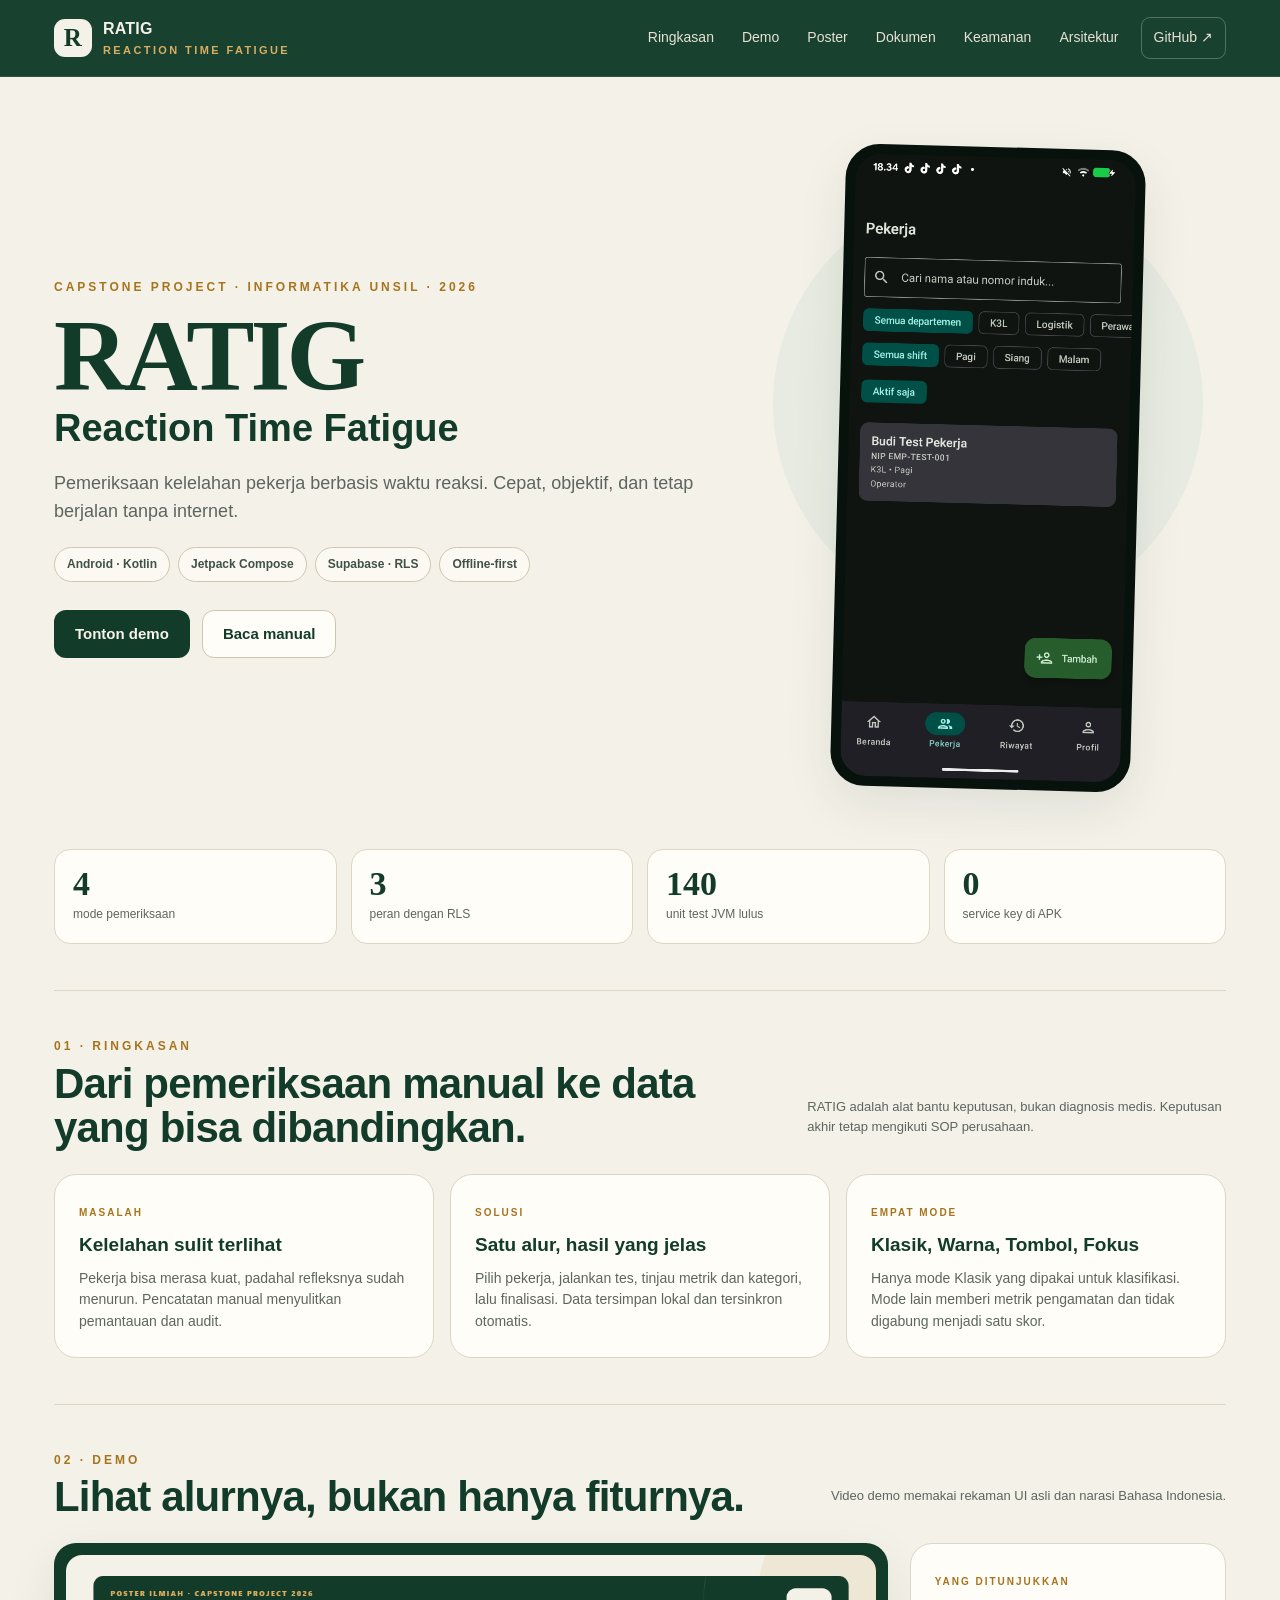
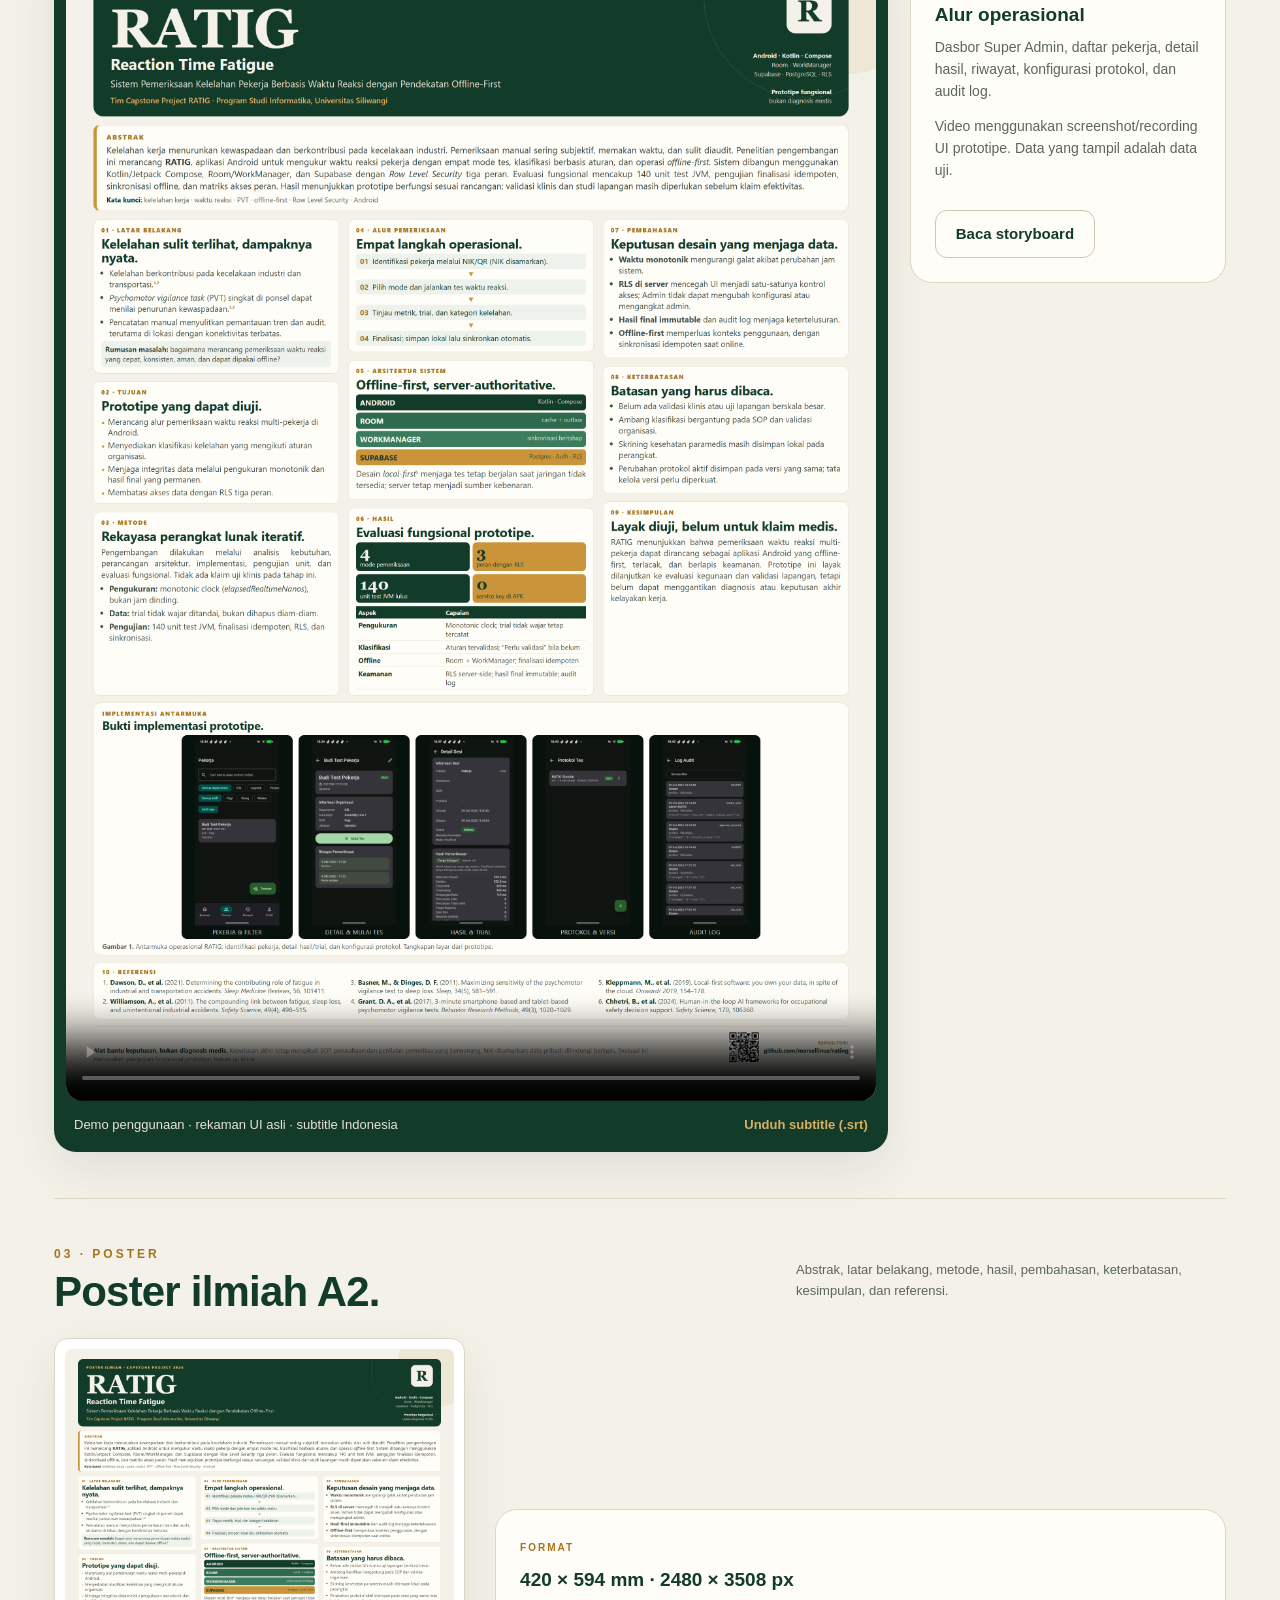
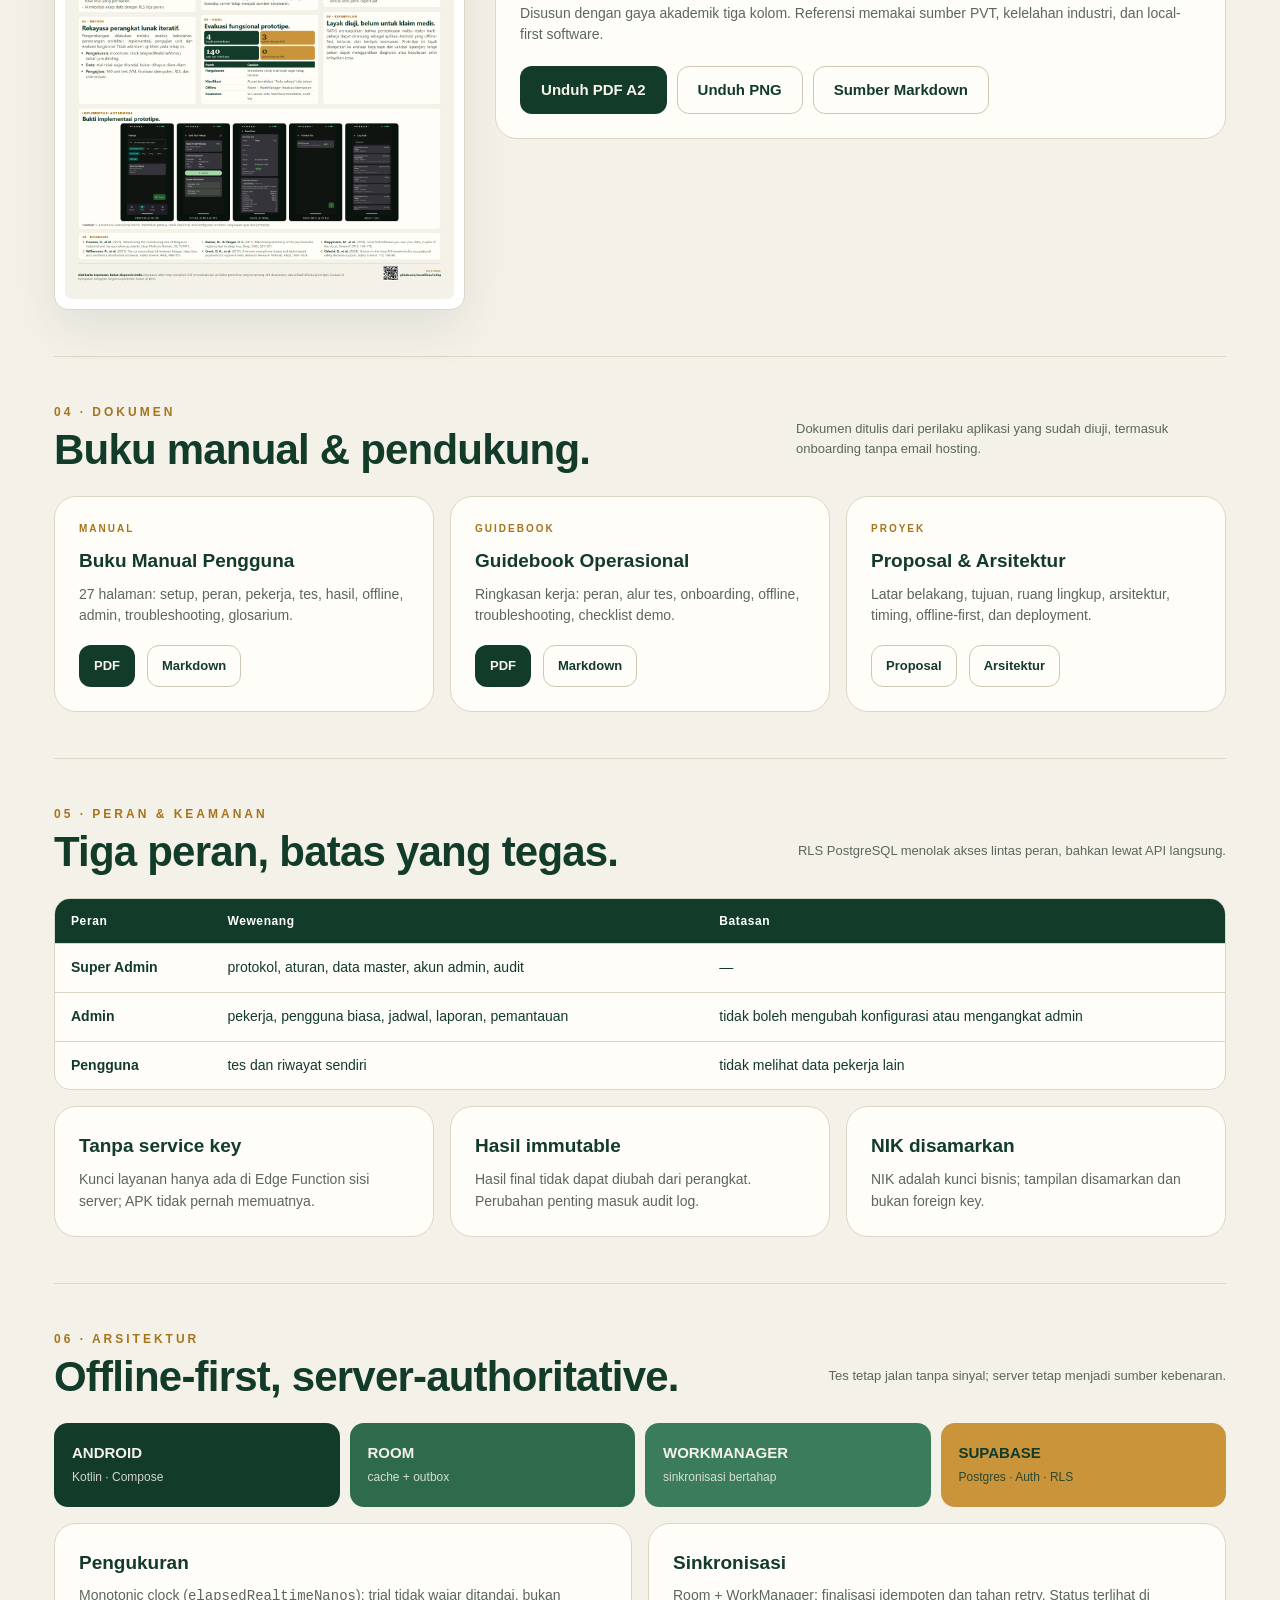
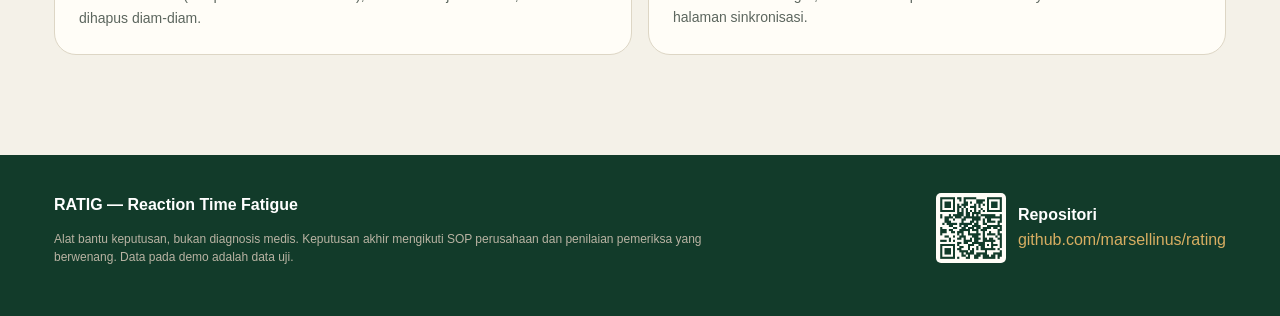
<file: docs/index.html>
<!doctype html>
<html lang="id">
<head>
<meta charset="utf-8">
<meta name="viewport" content="width=device-width, initial-scale=1">
<meta name="description" content="RATIG — aplikasi Android pemeriksaan kelelahan berbasis waktu reaksi. Dokumentasi, poster, manual, dan demo.">
<meta name="theme-color" content="#123b2a">
<title>RATIG — Dokumentasi & Demo</title>
<link rel="stylesheet" href="assets/site.css">
</head>
<body>
<a class="skip-link" href="#main">Lewati ke konten</a>

<header class="topbar">
  <div class="topbar-inner">
    <a class="brand" href="#top" aria-label="RATIG beranda">
      <span class="brand-mark">R</span>
      <span>RATIG<small>REACTION TIME FATIGUE</small></span>
    </a>

    <button class="menu-toggle" type="button" aria-label="Buka menu" aria-controls="primary-nav" aria-expanded="false">
      <span></span><span></span><span></span>
    </button>

    <nav class="nav" id="primary-nav" aria-label="Navigasi utama">
      <a href="#ringkasan">Ringkasan</a>
      <a href="#demo">Demo</a>
      <a href="#poster">Poster</a>
      <a href="#dokumen">Dokumen</a>
      <a href="#keamanan">Keamanan</a>
      <a href="#arsitektur">Arsitektur</a>
      <a class="repo-link" href="https://github.com/marsellinus/rating" target="_blank" rel="noreferrer">GitHub ↗</a>
    </nav>
  </div>
</header>

<main id="main">
  <div class="wrap" id="top">
    <section class="hero">
      <div>
        <div class="kicker">Capstone Project · Informatika UNSIL · 2026</div>
        <h1>RATIG</h1>
        <div class="subtitle">Reaction Time Fatigue</div>
        <p class="lede">Pemeriksaan kelelahan pekerja berbasis waktu reaksi. Cepat, objektif, dan tetap berjalan tanpa internet.</p>
        <div class="chips">
          <span class="chip">Android · Kotlin</span>
          <span class="chip">Jetpack Compose</span>
          <span class="chip">Supabase · RLS</span>
          <span class="chip">Offline-first</span>
        </div>
        <div class="actions">
          <a class="btn btn-primary" href="#demo">Tonton demo</a>
          <a class="btn btn-secondary" href="manual/RATIG-Manual.pdf" target="_blank" rel="noreferrer">Baca manual</a>
        </div>
      </div>
      <div class="hero-visual">
        <div class="phone"><img src="proposal/ui/08_daftar_pekerja.png" alt="Daftar pekerja RATIG"></div>
      </div>
    </section>

    <div class="stats" aria-label="Angka kunci">
      <div class="stat"><b>4</b><span>mode pemeriksaan</span></div>
      <div class="stat"><b>3</b><span>peran dengan RLS</span></div>
      <div class="stat"><b>140</b><span>unit test JVM lulus</span></div>
      <div class="stat"><b>0</b><span>service key di APK</span></div>
    </div>

    <section class="section" id="ringkasan">
      <div class="section-head">
        <div>
          <div class="kicker">01 · Ringkasan</div>
          <h2>Dari pemeriksaan manual ke data yang bisa dibandingkan.</h2>
        </div>
        <p class="note">RATIG adalah alat bantu keputusan, bukan diagnosis medis. Keputusan akhir tetap mengikuti SOP perusahaan.</p>
      </div>
      <div class="grid grid-3">
        <article class="card">
          <span class="tag">Masalah</span>
          <h3>Kelelahan sulit terlihat</h3>
          <p>Pekerja bisa merasa kuat, padahal refleksnya sudah menurun. Pencatatan manual menyulitkan pemantauan dan audit.</p>
        </article>
        <article class="card">
          <span class="tag">Solusi</span>
          <h3>Satu alur, hasil yang jelas</h3>
          <p>Pilih pekerja, jalankan tes, tinjau metrik dan kategori, lalu finalisasi. Data tersimpan lokal dan tersinkron otomatis.</p>
        </article>
        <article class="card">
          <span class="tag">Empat mode</span>
          <h3>Klasik, Warna, Tombol, Fokus</h3>
          <p>Hanya mode Klasik yang dipakai untuk klasifikasi. Mode lain memberi metrik pengamatan dan tidak digabung menjadi satu skor.</p>
        </article>
      </div>
    </section>

    <section class="section" id="demo">
      <div class="section-head">
        <div>
          <div class="kicker">02 · Demo</div>
          <h2>Lihat alurnya, bukan hanya fiturnya.</h2>
        </div>
        <p class="note">Video demo memakai rekaman UI asli dan narasi Bahasa Indonesia.</p>
      </div>
      <div class="demo-grid">
        <div class="video-card">
          <video controls playsinline preload="metadata" poster="poster/RATIG-Poster.png">
            <source src="demo/RATIG-Demo-Presentasi.mp4" type="video/mp4">
            <source src="demo/RATIG-Demo-Penggunaan.mp4" type="video/mp4">
            <source src="demo/RATIG-Demo.mp4" type="video/mp4">
            Browser Anda tidak mendukung pemutar video.
          </video>
          <div class="video-meta">
            <span>Demo penggunaan · rekaman UI asli · subtitle Indonesia</span>
            <a href="demo/RATIG-Demo-Penggunaan.srt" download>Unduh subtitle (.srt)</a>
          </div>
        </div>
        <div class="card">
          <span class="tag">Yang ditunjukkan</span>
          <h3>Alur operasional</h3>
          <p>Dasbor Super Admin, daftar pekerja, detail hasil, riwayat, konfigurasi protokol, dan audit log.</p>
          <p class="small" style="margin-top:14px">Video menggunakan screenshot/recording UI prototipe. Data yang tampil adalah data uji.</p>
          <div class="actions">
            <a class="btn btn-secondary" href="demo/storyboard.md">Baca storyboard</a>
          </div>
        </div>
      </div>
    </section>

    <section class="section" id="poster">
      <div class="section-head">
        <div>
          <div class="kicker">03 · Poster</div>
          <h2>Poster ilmiah A2.</h2>
        </div>
        <p class="note">Abstrak, latar belakang, metode, hasil, pembahasan, keterbatasan, kesimpulan, dan referensi.</p>
      </div>
      <div class="poster-grid">
        <div class="poster-frame">
          <img src="poster/RATIG-Poster.png" alt="Poster ilmiah RATIG A2">
        </div>
        <div>
          <div class="card">
            <span class="tag">Format</span>
            <h3>420 × 594 mm · 2480 × 3508 px</h3>
            <p>Disusun dengan gaya akademik tiga kolom. Referensi memakai sumber PVT, kelelahan industri, dan local-first software.</p>
            <div class="btn-row">
              <a class="btn btn-primary" href="poster/RATIG-Poster.pdf" target="_blank" rel="noreferrer">Unduh PDF A2</a>
              <a class="btn btn-secondary" href="poster/RATIG-Poster.png" download>Unduh PNG</a>
              <a class="btn btn-secondary" href="poster/RATIG-Poster.md">Sumber Markdown</a>
            </div>
          </div>
        </div>
      </div>
    </section>

    <section class="section" id="dokumen">
      <div class="section-head">
        <div>
          <div class="kicker">04 · Dokumen</div>
          <h2>Buku manual & pendukung.</h2>
        </div>
        <p class="note">Dokumen ditulis dari perilaku aplikasi yang sudah diuji, termasuk onboarding tanpa email hosting.</p>
      </div>
      <div class="grid grid-3">
        <article class="card doc-card">
          <span class="tag">Manual</span>
          <h3>Buku Manual Pengguna</h3>
          <p>27 halaman: setup, peran, pekerja, tes, hasil, offline, admin, troubleshooting, glosarium.</p>
          <div class="actions">
            <a class="btn btn-primary" href="manual/RATIG-Manual.pdf" target="_blank" rel="noreferrer">PDF</a>
            <a class="btn btn-secondary" href="manual/RATIG-Manual.md">Markdown</a>
          </div>
        </article>
        <article class="card doc-card">
          <span class="tag">Guidebook</span>
          <h3>Guidebook Operasional</h3>
          <p>Ringkasan kerja: peran, alur tes, onboarding, offline, troubleshooting, checklist demo.</p>
          <div class="actions">
            <a class="btn btn-primary" href="guidebook/RATIG-Guidebook.pdf" target="_blank" rel="noreferrer">PDF</a>
            <a class="btn btn-secondary" href="guidebook/RATIG-Guidebook.md">Markdown</a>
          </div>
        </article>
        <article class="card doc-card">
          <span class="tag">Proyek</span>
          <h3>Proposal & Arsitektur</h3>
          <p>Latar belakang, tujuan, ruang lingkup, arsitektur, timing, offline-first, dan deployment.</p>
          <div class="actions">
            <a class="btn btn-secondary" href="https://github.com/marsellinus/rating/blob/main/PROPOSAL.md" target="_blank" rel="noreferrer">Proposal</a>
            <a class="btn btn-secondary" href="architecture.md">Arsitektur</a>
          </div>
        </article>
      </div>
    </section>

    <section class="section" id="keamanan">
      <div class="section-head">
        <div>
          <div class="kicker">05 · Peran & keamanan</div>
          <h2>Tiga peran, batas yang tegas.</h2>
        </div>
        <p class="note">RLS PostgreSQL menolak akses lintas peran, bahkan lewat API langsung.</p>
      </div>
      <div class="table-wrap">
        <table>
          <thead><tr><th>Peran</th><th>Wewenang</th><th>Batasan</th></tr></thead>
          <tbody>
            <tr><td><strong>Super Admin</strong></td><td>protokol, aturan, data master, akun admin, audit</td><td>—</td></tr>
            <tr><td><strong>Admin</strong></td><td>pekerja, pengguna biasa, jadwal, laporan, pemantauan</td><td>tidak boleh mengubah konfigurasi atau mengangkat admin</td></tr>
            <tr><td><strong>Pengguna</strong></td><td>tes dan riwayat sendiri</td><td>tidak melihat data pekerja lain</td></tr>
          </tbody>
        </table>
      </div>
      <div class="grid grid-3" style="margin-top:16px">
        <div class="card"><h3>Tanpa service key</h3><p>Kunci layanan hanya ada di Edge Function sisi server; APK tidak pernah memuatnya.</p></div>
        <div class="card"><h3>Hasil immutable</h3><p>Hasil final tidak dapat diubah dari perangkat. Perubahan penting masuk audit log.</p></div>
        <div class="card"><h3>NIK disamarkan</h3><p>NIK adalah kunci bisnis; tampilan disamarkan dan bukan foreign key.</p></div>
      </div>
    </section>

    <section class="section" id="arsitektur">
      <div class="section-head">
        <div>
          <div class="kicker">06 · Arsitektur</div>
          <h2>Offline-first, server-authoritative.</h2>
        </div>
        <p class="note">Tes tetap jalan tanpa sinyal; server tetap menjadi sumber kebenaran.</p>
      </div>
      <div class="architecture">
        <div class="arch-box"><b>ANDROID</b><span>Kotlin · Compose</span></div>
        <div class="arch-box"><b>ROOM</b><span>cache + outbox</span></div>
        <div class="arch-box"><b>WORKMANAGER</b><span>sinkronisasi bertahap</span></div>
        <div class="arch-box"><b>SUPABASE</b><span>Postgres · Auth · RLS</span></div>
      </div>
      <div class="grid grid-2" style="margin-top:16px">
        <div class="card"><h3>Pengukuran</h3><p>Monotonic clock (<code>elapsedRealtimeNanos</code>); trial tidak wajar ditandai, bukan dihapus diam-diam.</p></div>
        <div class="card"><h3>Sinkronisasi</h3><p>Room + WorkManager; finalisasi idempoten dan tahan retry. Status terlihat di halaman sinkronisasi.</p></div>
      </div>
    </section>
  </div>
</main>

<footer class="footer">
  <div class="footer-inner">
    <div>
      <b>RATIG — Reaction Time Fatigue</b>
      <p class="small">Alat bantu keputusan, bukan diagnosis medis. Keputusan akhir mengikuti SOP perusahaan dan penilaian pemeriksa yang berwenang. Data pada demo adalah data uji.</p>
    </div>
    <div class="qr">
      <img src="poster/repo-qr.png" alt="QR repositori GitHub RATIG">
      <div><b>Repositori</b><br><a href="https://github.com/marsellinus/rating" target="_blank" rel="noreferrer">github.com/marsellinus/rating</a></div>
    </div>
  </div>
</footer>

<script src="assets/site.js"></script>
</body>
</html>
</file>
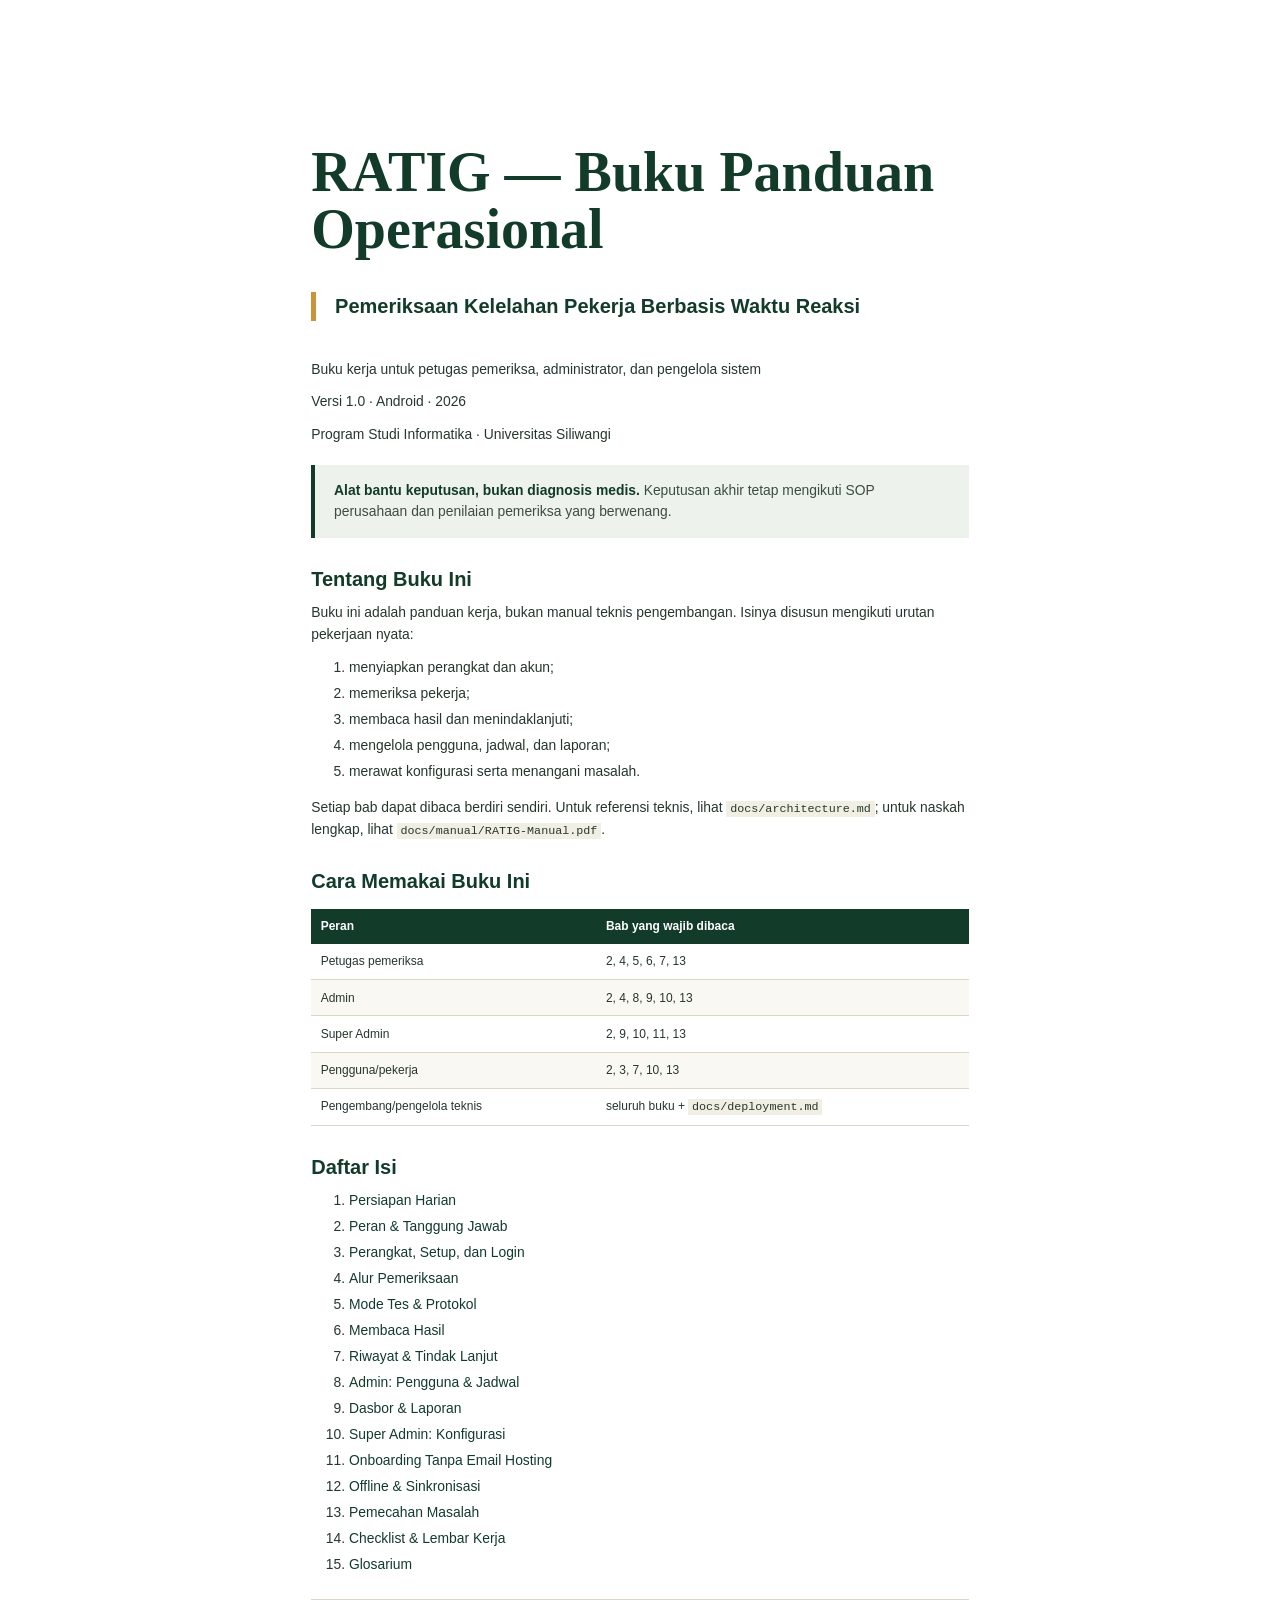
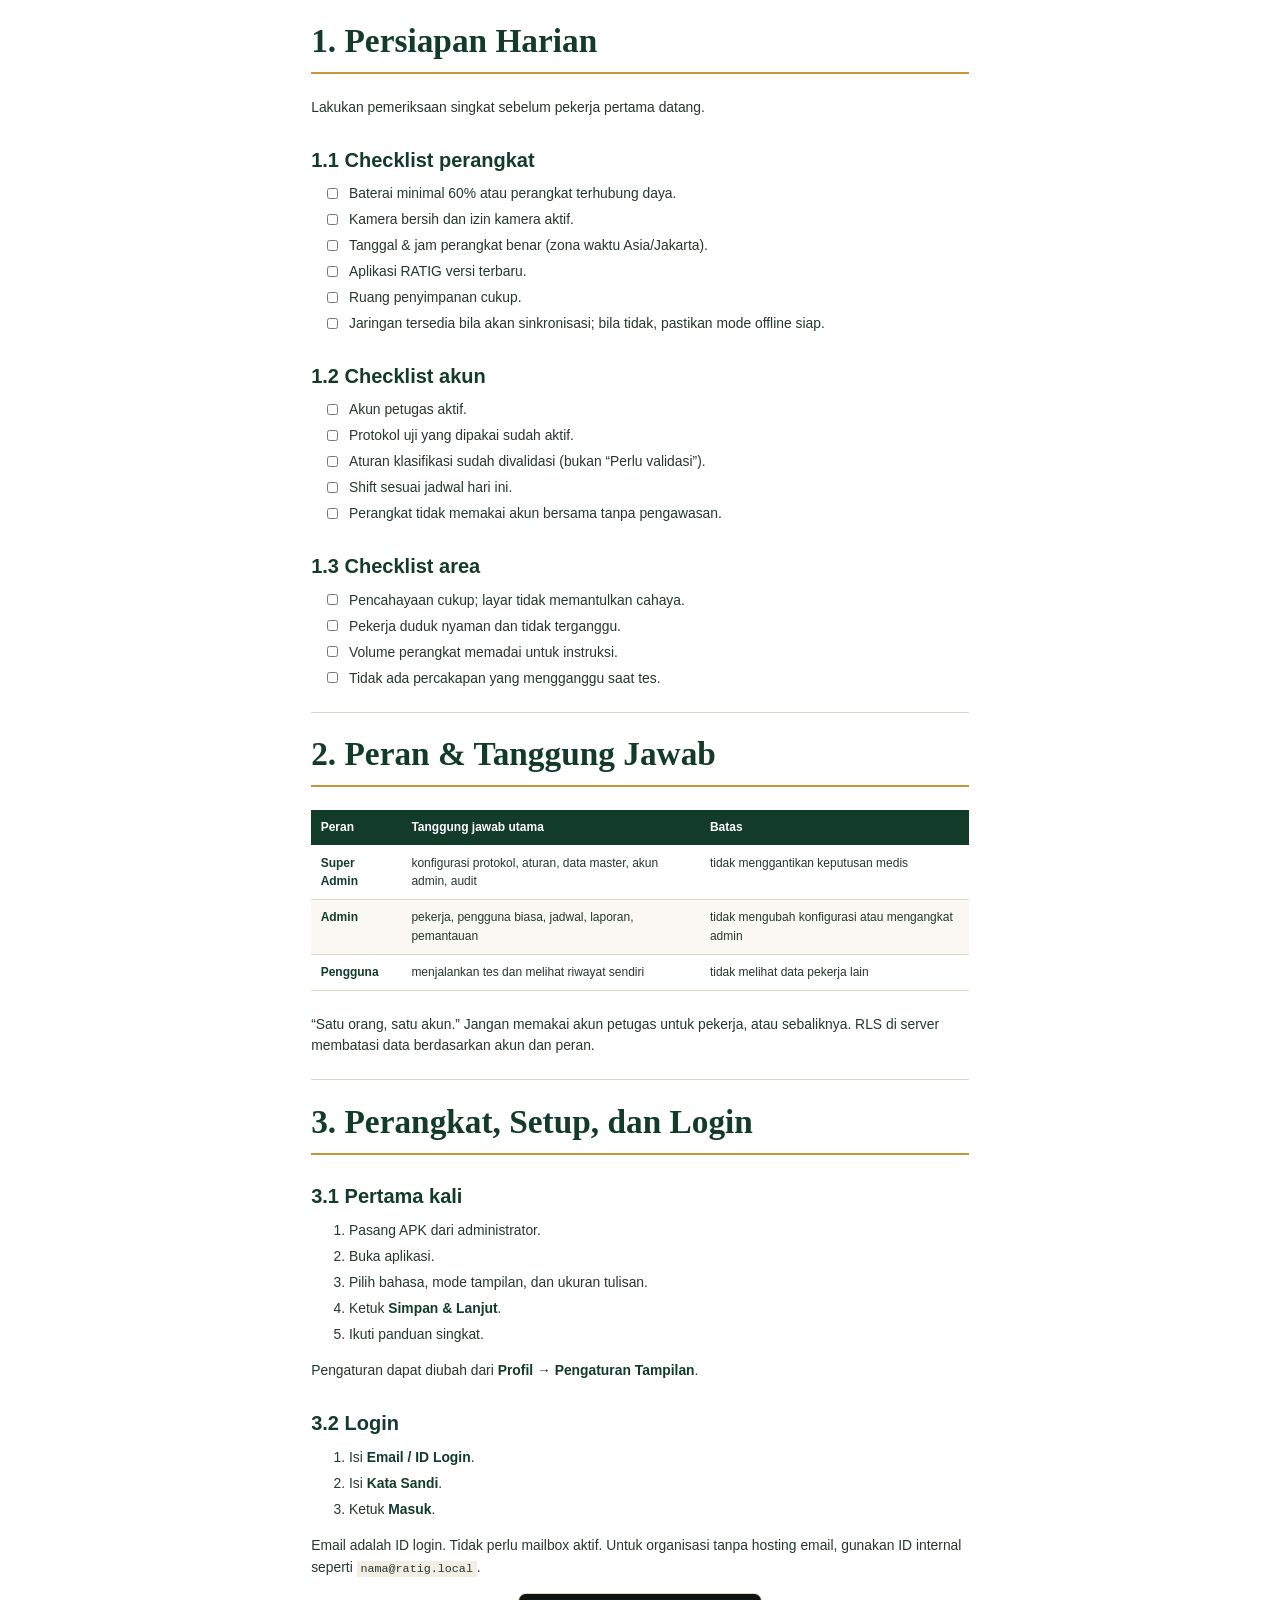
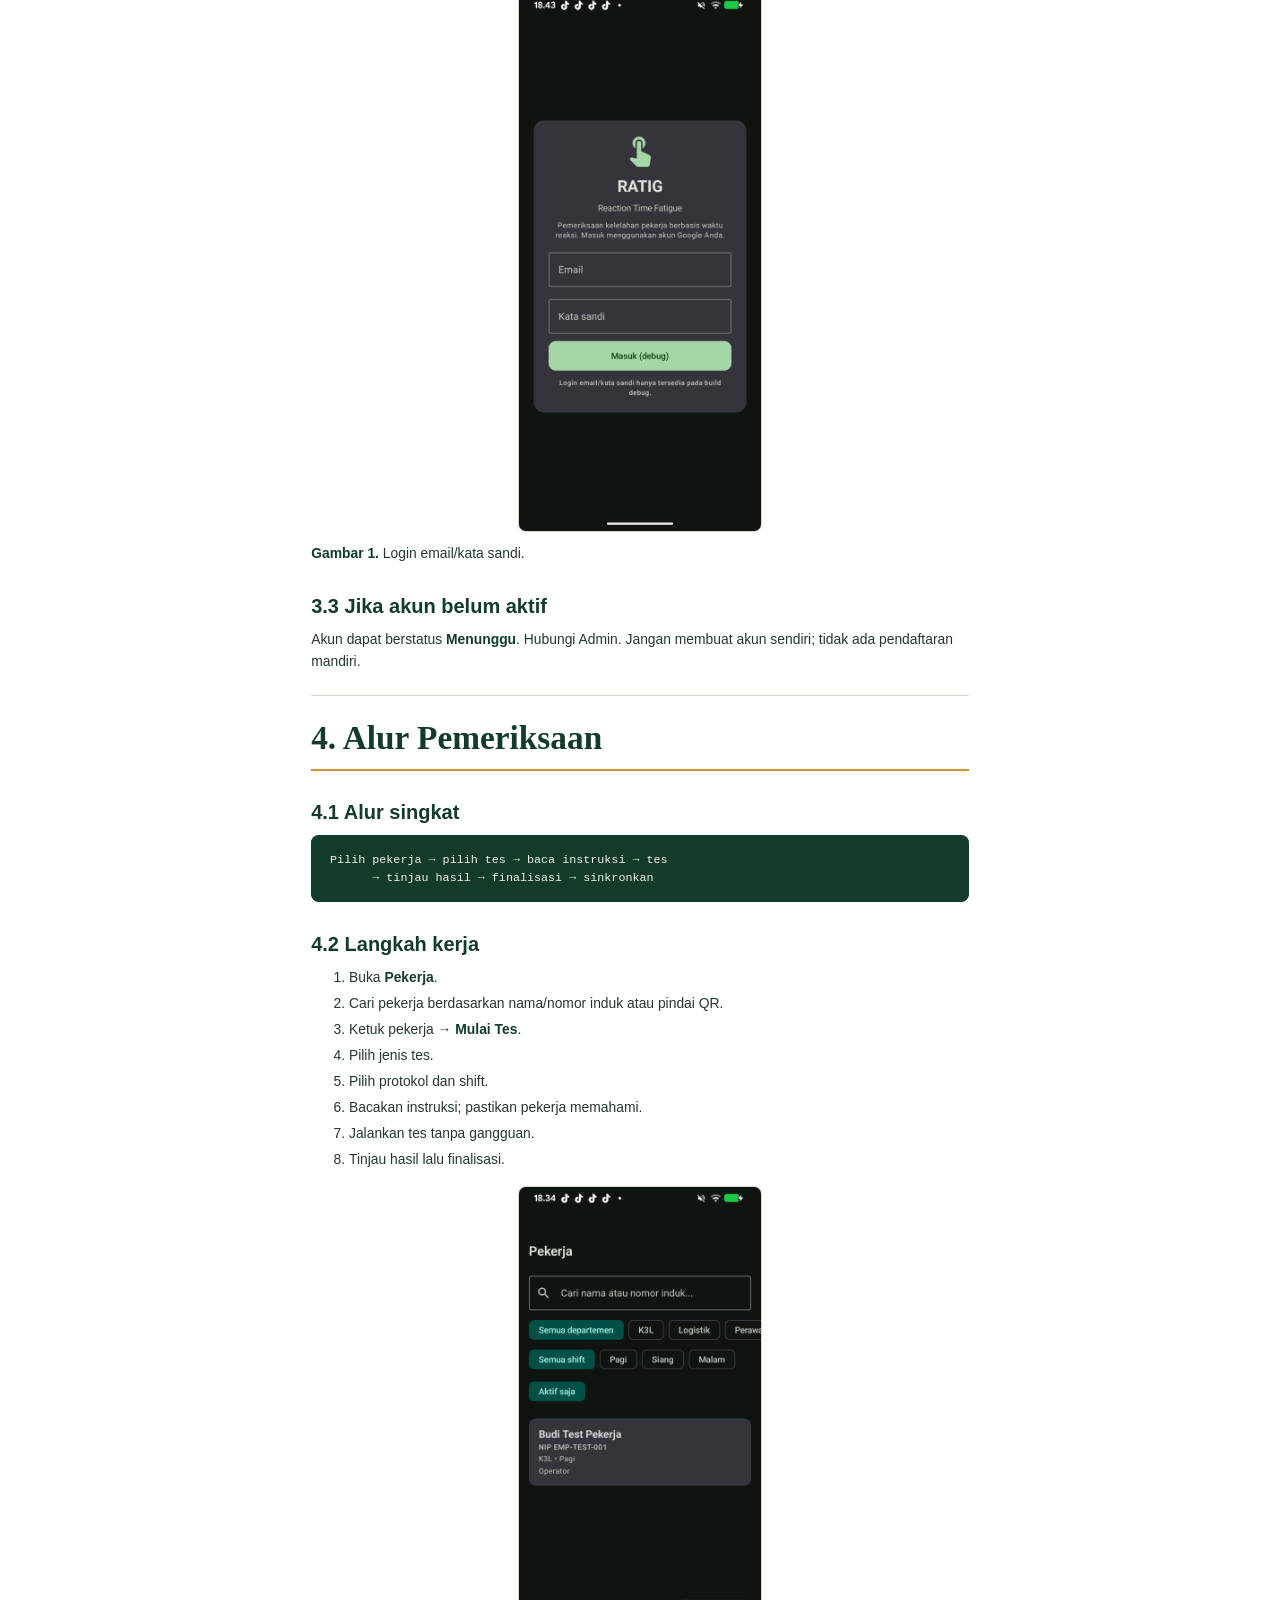
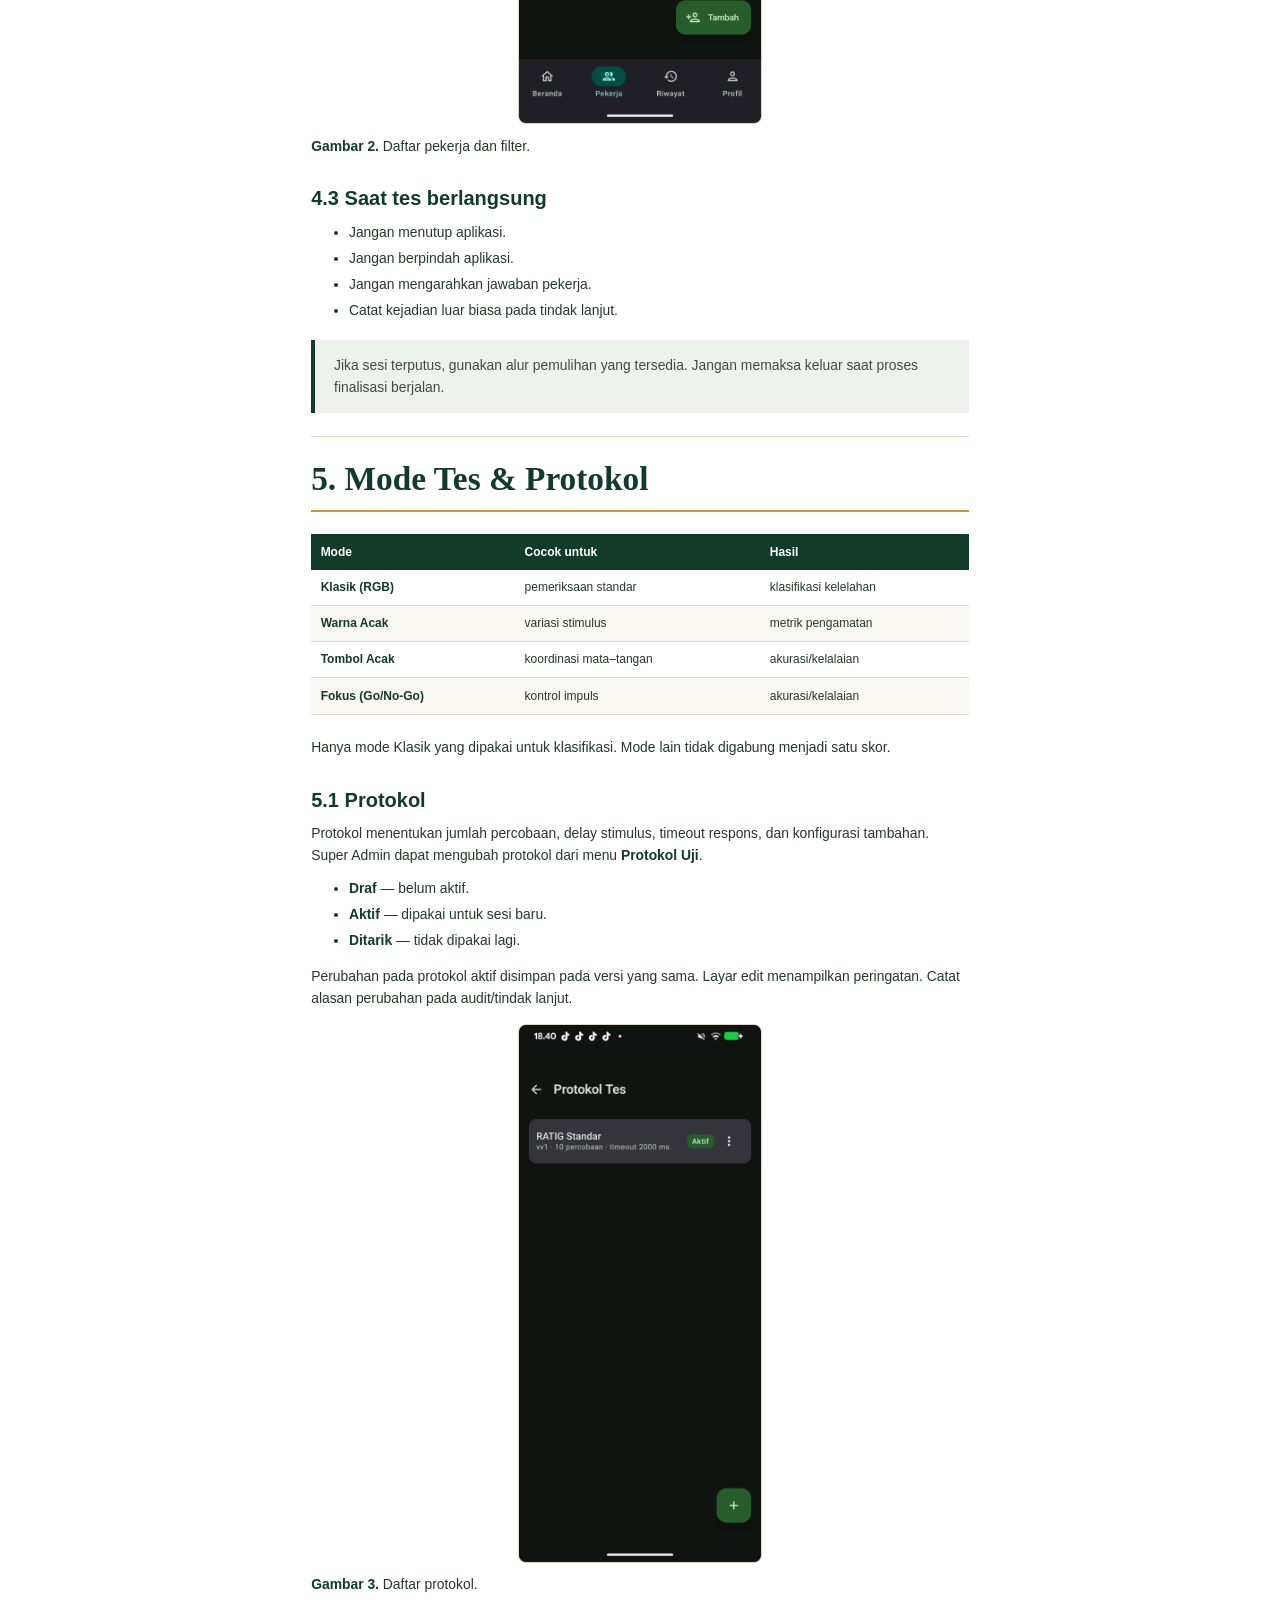
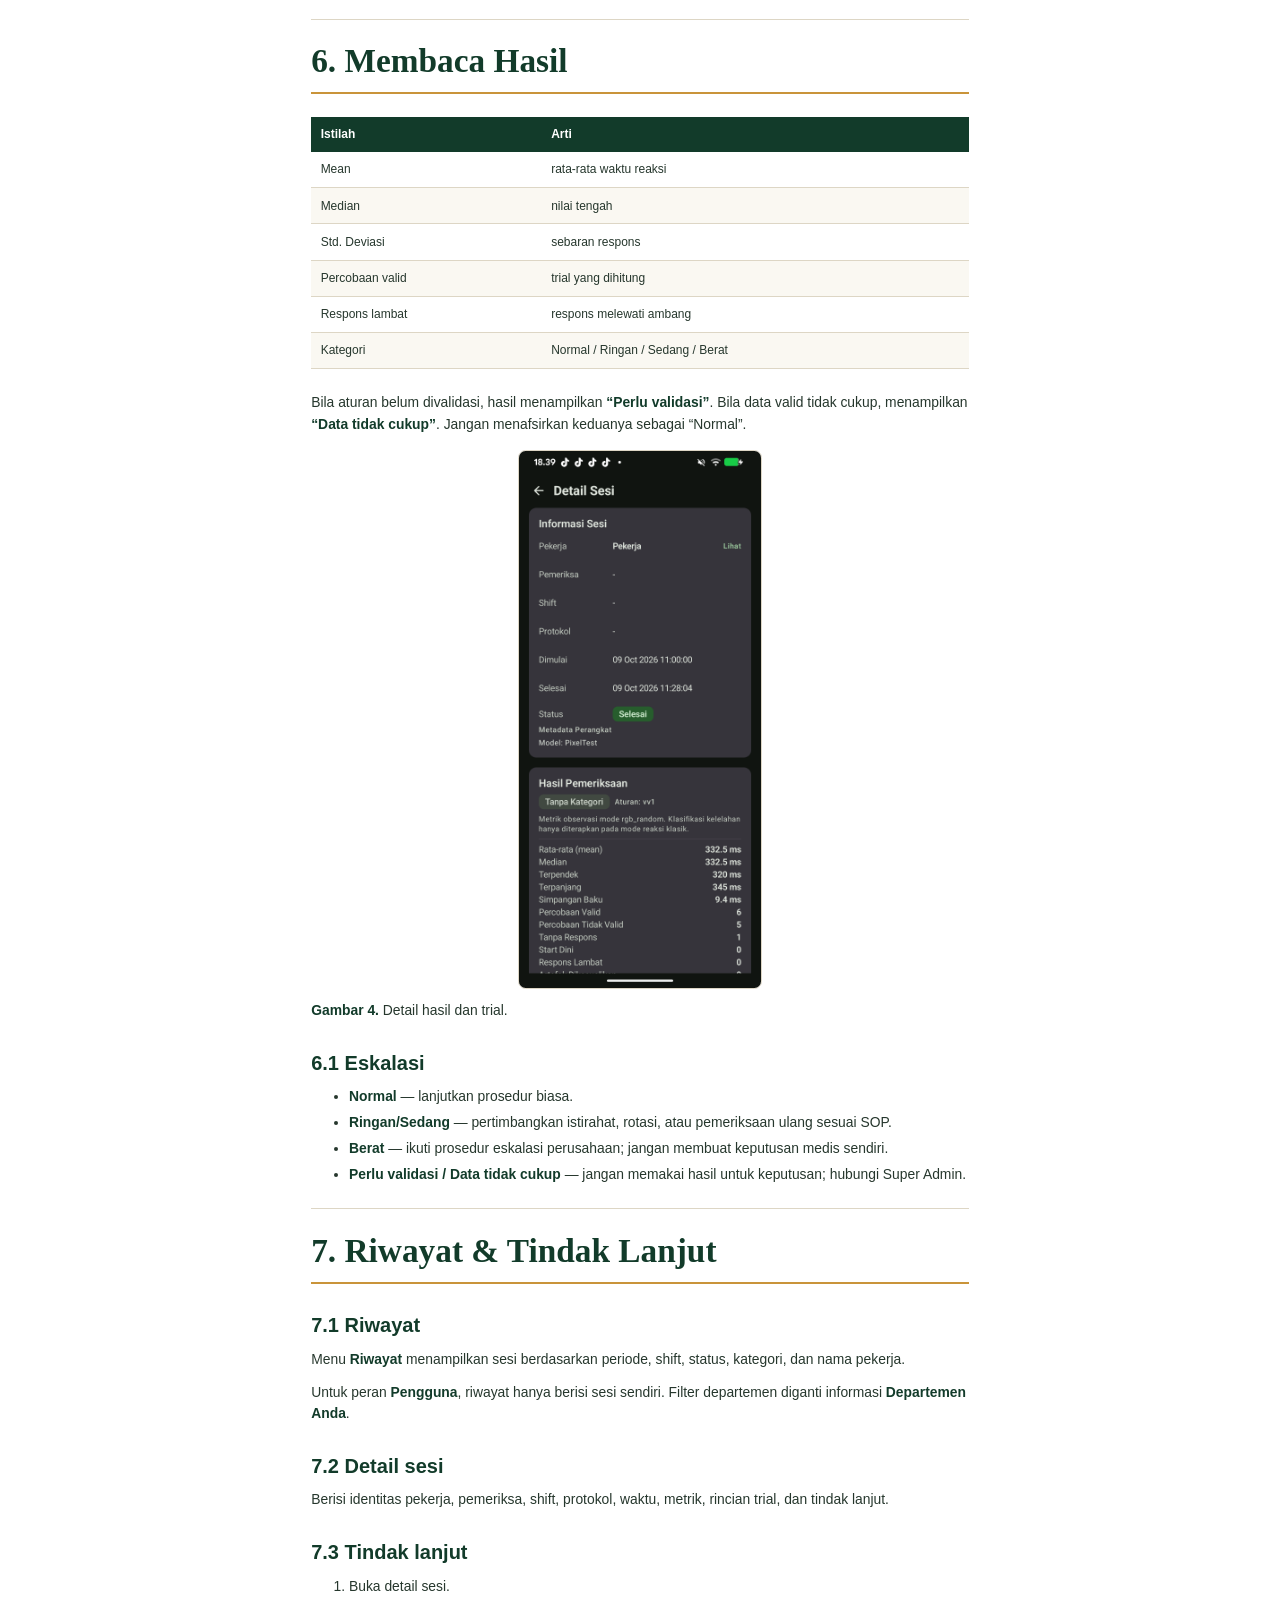
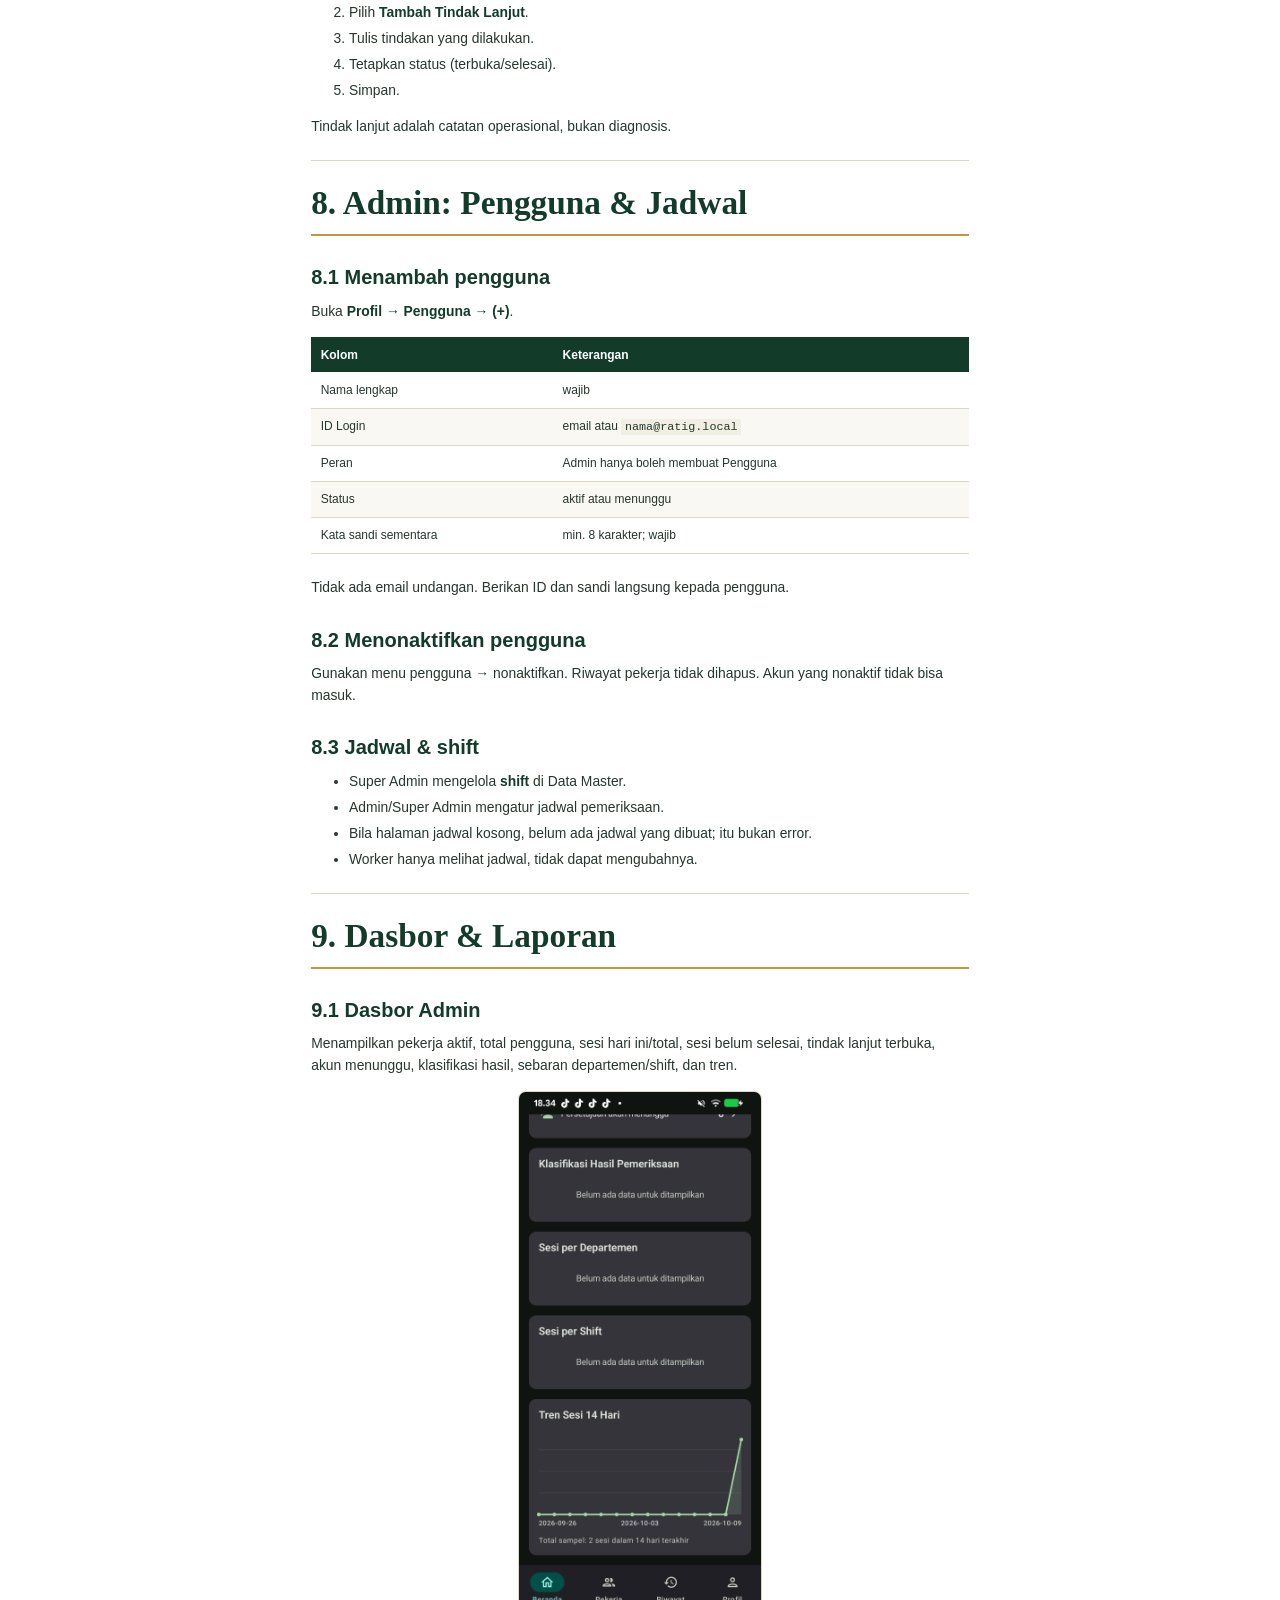
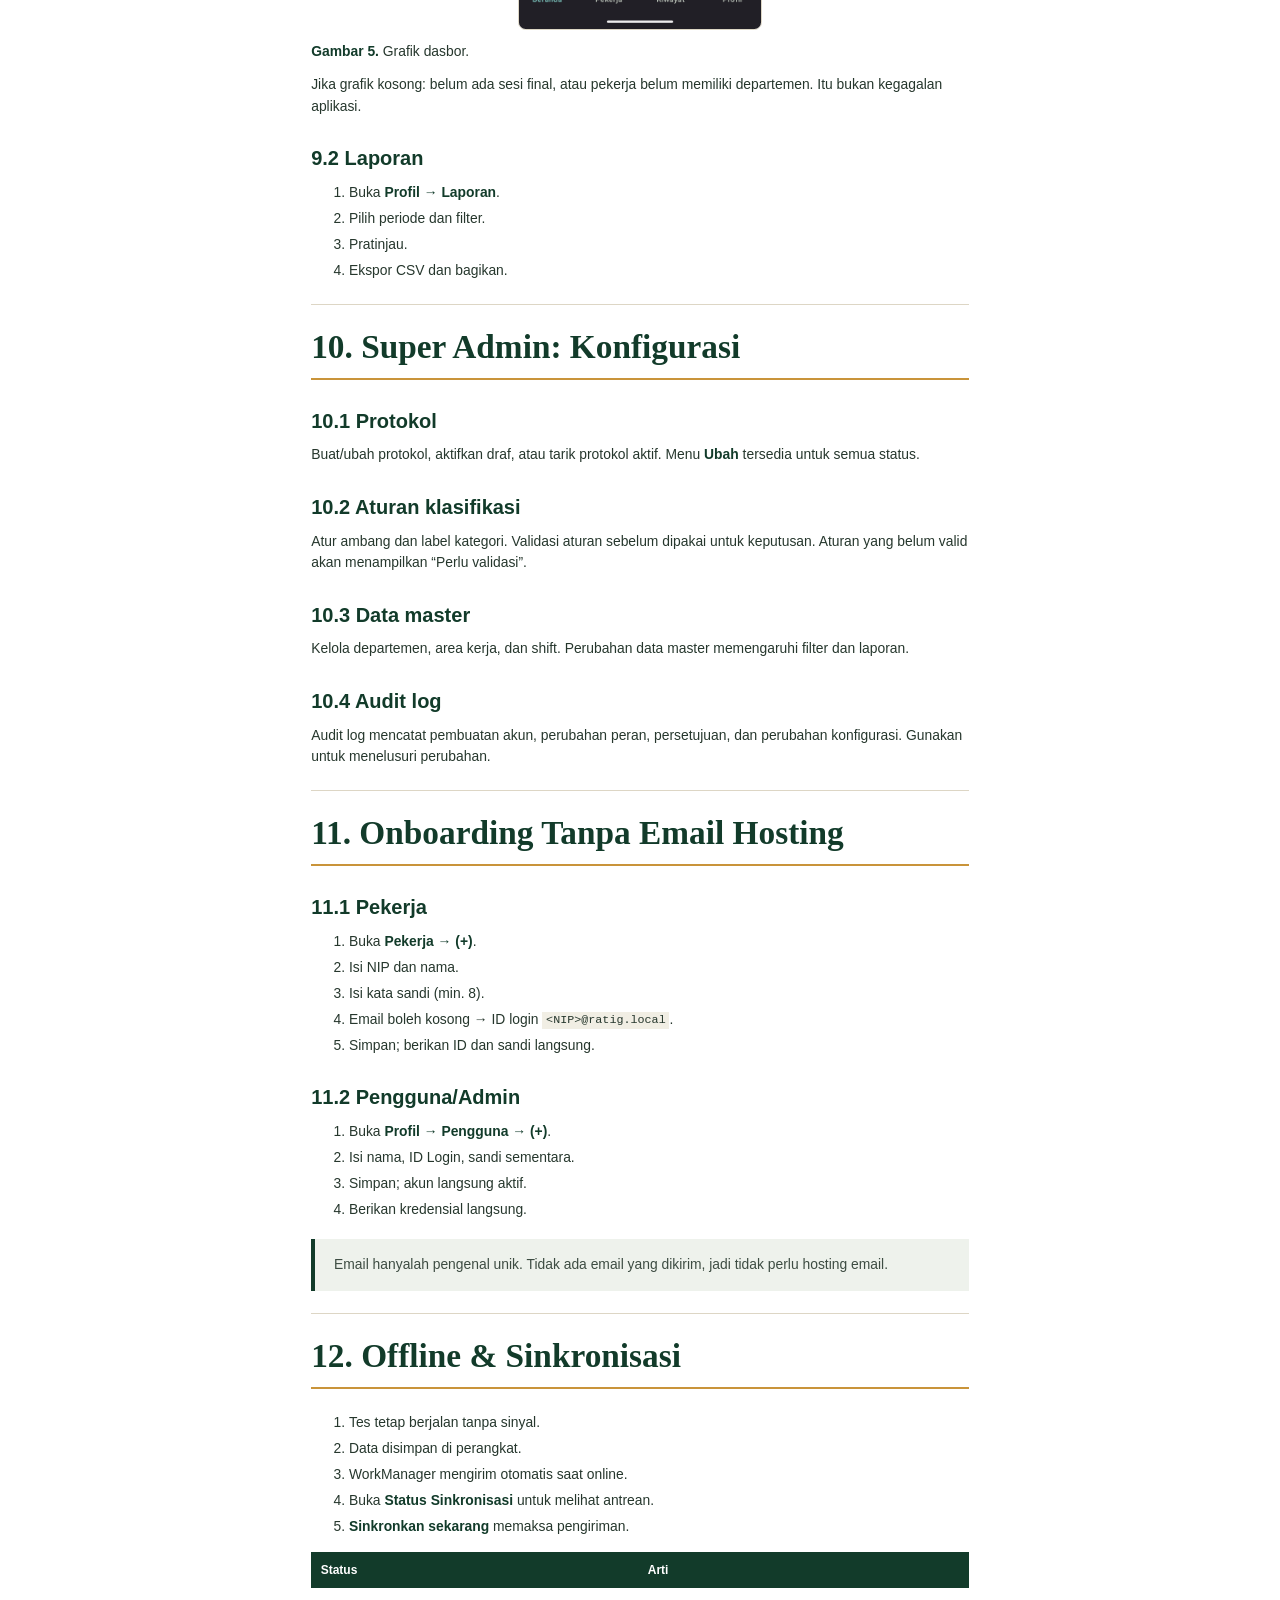
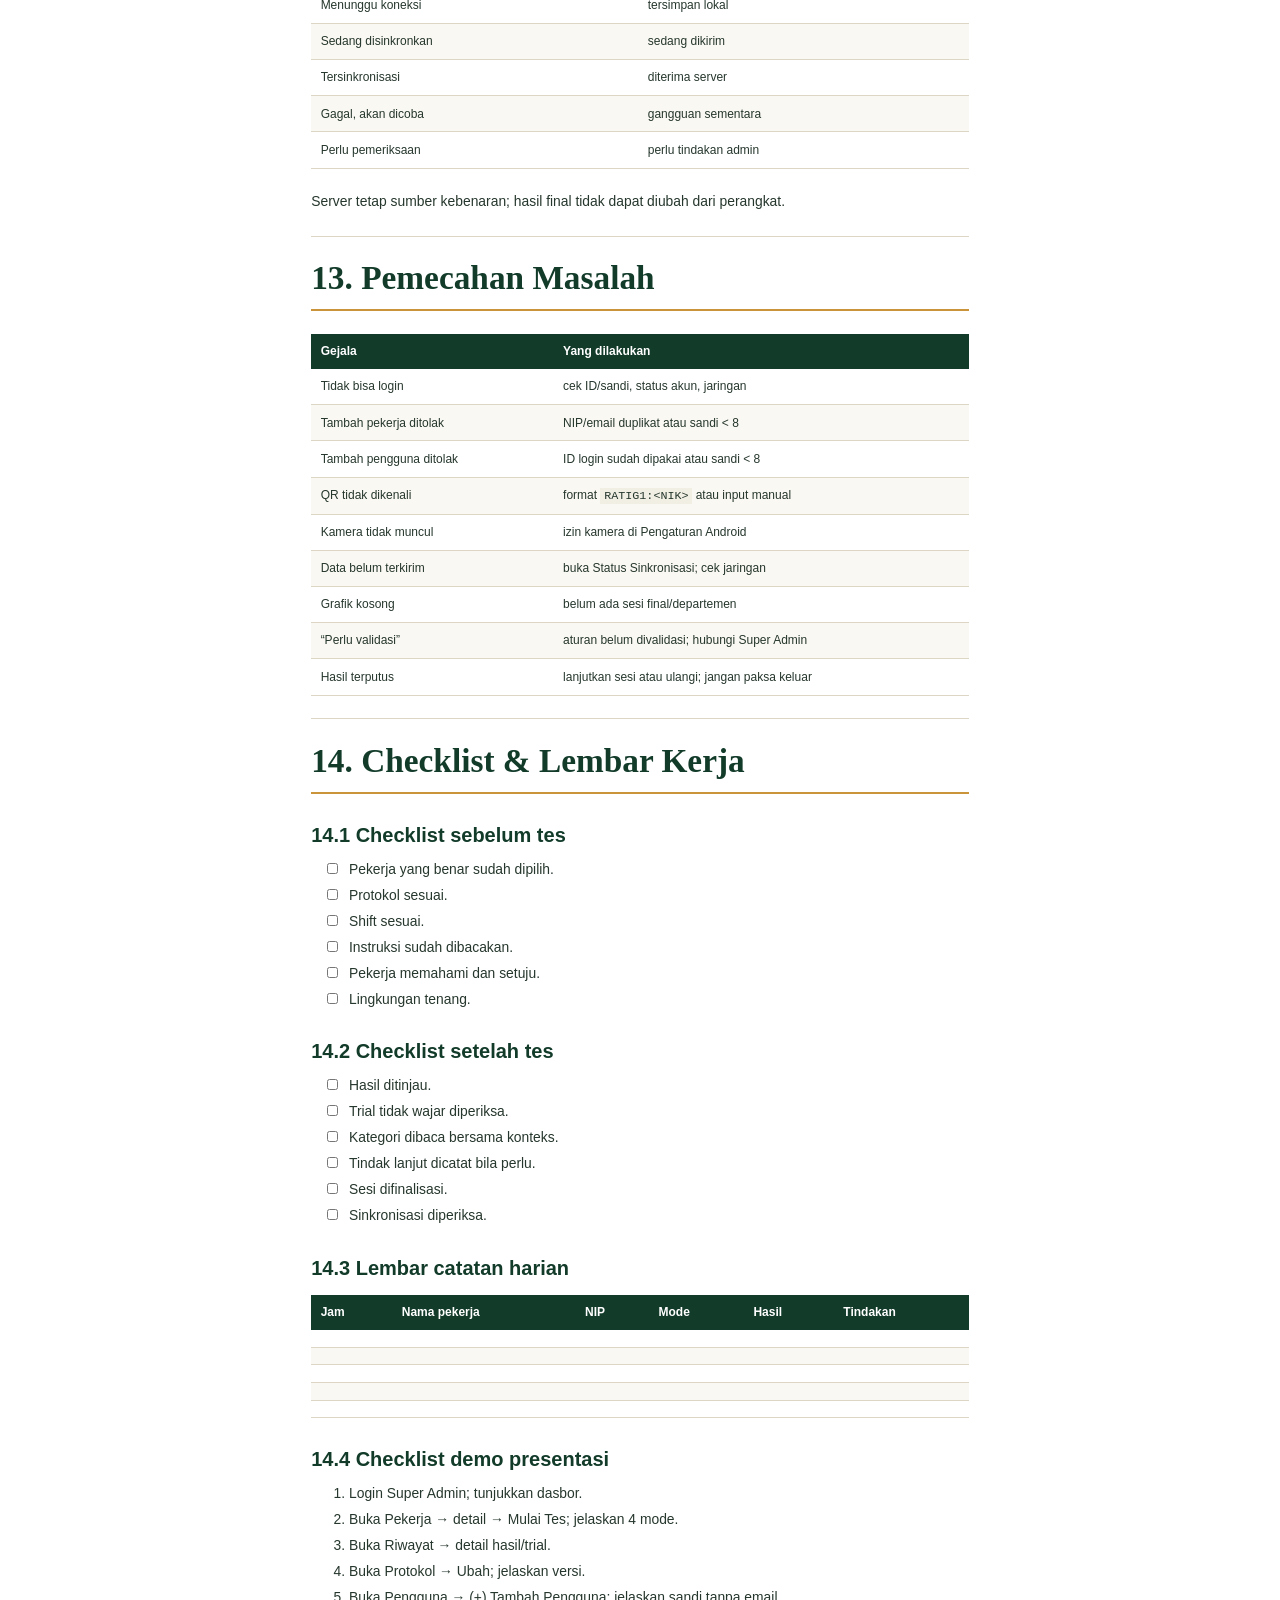
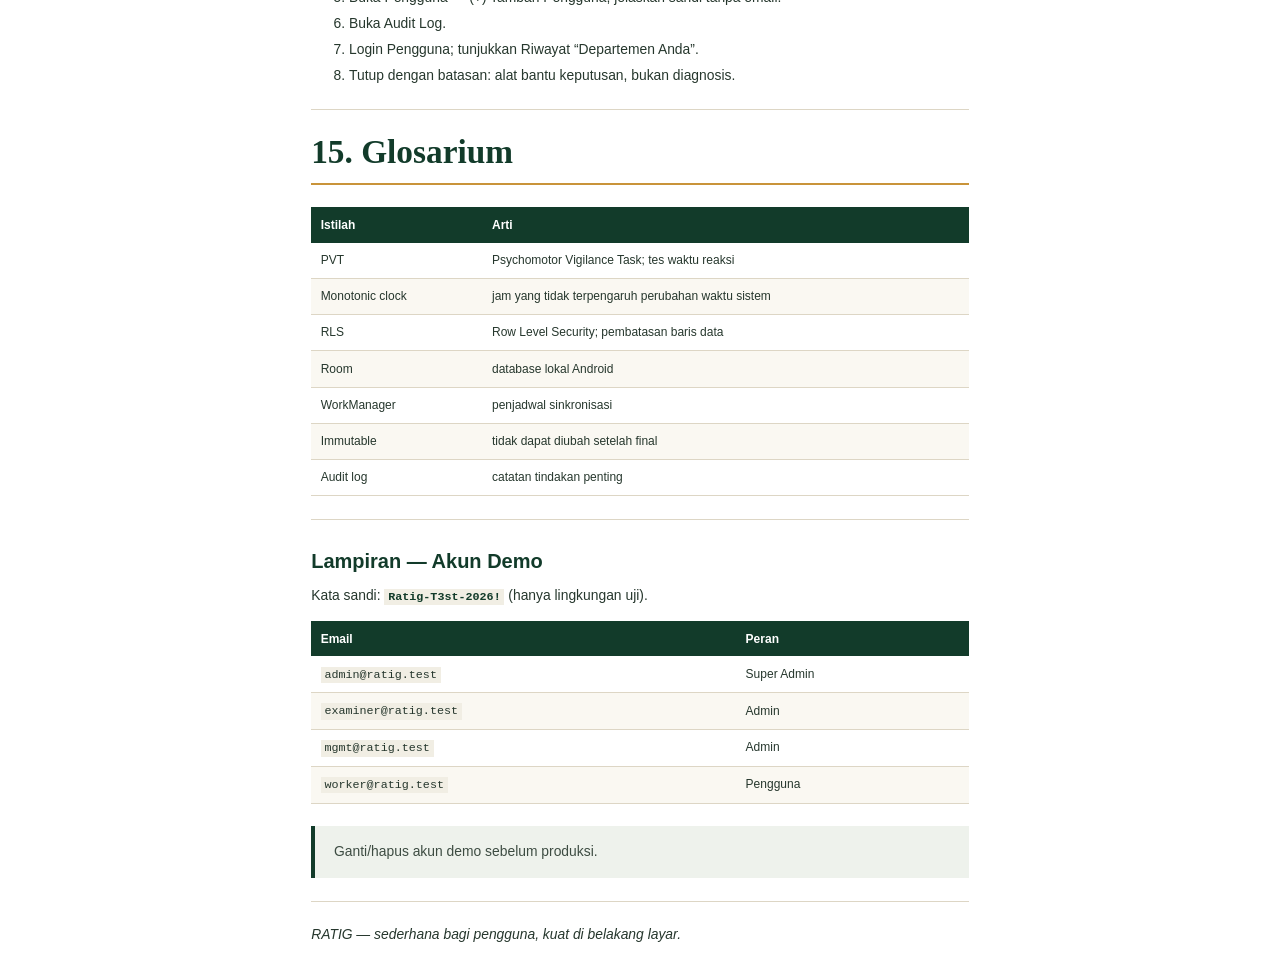
<file: docs/guidebook/RATIG-Guidebook.html>
<!DOCTYPE html>
<html xmlns="http://www.w3.org/1999/xhtml">
<head>
  <meta charset="utf-8" />
  <meta name="generator" content="pandoc 3.10.2" />
  <meta name="viewport" content="width=device-width, initial-scale=1.0, user-scalable=yes" />
  <title>RATIG — Buku Panduan Operasional</title>
  <style>
    /* Default styles provided by pandoc.
    ** See https://pandoc.org/MANUAL.html#variables-for-html for config info.
    */
    span.smallcaps{font-variant: small-caps;}
    div.columns{display: flex; gap: 1.5em;}
    div.column{flex: auto;}
    @media screen {
    div.columns{gap: min(4vw, 1.5em);}
    div.column{overflow-x: auto;}
    }
    div.hanging-indent{margin-left: 1.5em; text-indent: -1.5em;}
    /* The extra [class] is a hack that increases specificity enough to
       override a similar rule in reveal.js */
    ul.task-list[class]{list-style: none;}
    ul.task-list li input[type="checkbox"] {
      font-size: inherit;
      width: 0.8em;
      margin: 0 0.8em 0.2em -1.6em;
      vertical-align: middle;
    }
    .display.math{display: block; text-align: center; margin: 0.5rem auto;}
  </style>
  <link rel="stylesheet" href="../manual/manual.css" />
</head>
<body>
<header id="title-block-header">
<h1 class="title">RATIG — Buku Panduan Operasional</h1>
</header>
<h1 id="ratig--buku-panduan-operasional">RATIG — Buku Panduan
Operasional</h1>
<p><strong>Pemeriksaan Kelelahan Pekerja Berbasis Waktu
Reaksi</strong></p>
<p>Buku kerja untuk petugas pemeriksa, administrator, dan pengelola
sistem</p>
<p>Versi 1.0 · Android · 2026</p>
<p>Program Studi Informatika · Universitas Siliwangi</p>
<blockquote>
<p><strong>Alat bantu keputusan, bukan diagnosis medis.</strong>
Keputusan akhir tetap mengikuti SOP perusahaan dan penilaian pemeriksa
yang berwenang.</p>
</blockquote>
<div class="page-break"></div>

<h2 id="tentang-buku-ini">Tentang Buku Ini</h2>
<p>Buku ini adalah panduan kerja, bukan manual teknis pengembangan.
Isinya disusun mengikuti urutan pekerjaan nyata:</p>
<ol type="1">
<li>menyiapkan perangkat dan akun;</li>
<li>memeriksa pekerja;</li>
<li>membaca hasil dan menindaklanjuti;</li>
<li>mengelola pengguna, jadwal, dan laporan;</li>
<li>merawat konfigurasi serta menangani masalah.</li>
</ol>
<p>Setiap bab dapat dibaca berdiri sendiri. Untuk referensi teknis,
lihat <code>docs/architecture.md</code>; untuk naskah lengkap, lihat
<code>docs/manual/RATIG-Manual.pdf</code>.</p>
<h2 id="cara-memakai-buku-ini">Cara Memakai Buku Ini</h2>
<table>
<thead>
<tr>
<th>Peran</th>
<th>Bab yang wajib dibaca</th>
</tr>
</thead>
<tbody>
<tr>
<td>Petugas pemeriksa</td>
<td>2, 4, 5, 6, 7, 13</td>
</tr>
<tr>
<td>Admin</td>
<td>2, 4, 8, 9, 10, 13</td>
</tr>
<tr>
<td>Super Admin</td>
<td>2, 9, 10, 11, 13</td>
</tr>
<tr>
<td>Pengguna/pekerja</td>
<td>2, 3, 7, 10, 13</td>
</tr>
<tr>
<td>Pengembang/pengelola teknis</td>
<td>seluruh buku + <code>docs/deployment.md</code></td>
</tr>
</tbody>
</table>
<div class="page-break"></div>

<h2 id="daftar-isi">Daftar Isi</h2>
<ol type="1">
<li><a href="#1-persiapan-harian">Persiapan Harian</a></li>
<li><a href="#2-peran--tanggung-jawab">Peran &amp; Tanggung
Jawab</a></li>
<li><a href="#3-perangkat-setup-dan-login">Perangkat, Setup, dan
Login</a></li>
<li><a href="#4-alur-pemeriksaan">Alur Pemeriksaan</a></li>
<li><a href="#5-mode-tes--protokol">Mode Tes &amp; Protokol</a></li>
<li><a href="#6-membaca-hasil">Membaca Hasil</a></li>
<li><a href="#7-riwayat--tindak-lanjut">Riwayat &amp; Tindak
Lanjut</a></li>
<li><a href="#8-admin-pengguna--jadwal">Admin: Pengguna &amp;
Jadwal</a></li>
<li><a href="#9-dasbor--laporan">Dasbor &amp; Laporan</a></li>
<li><a href="#10-super-admin-konfigurasi">Super Admin:
Konfigurasi</a></li>
<li><a href="#11-onboarding-tanpa-email-hosting">Onboarding Tanpa Email
Hosting</a></li>
<li><a href="#12-offline--sinkronisasi">Offline &amp;
Sinkronisasi</a></li>
<li><a href="#13-pemecahan-masalah">Pemecahan Masalah</a></li>
<li><a href="#14-checklist--lembar-kerja">Checklist &amp; Lembar
Kerja</a></li>
<li><a href="#15-glosarium">Glosarium</a></li>
</ol>
<hr />
<h1 id="1-persiapan-harian">1. Persiapan Harian</h1>
<p>Lakukan pemeriksaan singkat sebelum pekerja pertama datang.</p>
<h2 id="11-checklist-perangkat">1.1 Checklist perangkat</h2>
<ul class="task-list">
<li><label><input type="checkbox" />Baterai minimal 60% atau perangkat
terhubung daya.</label></li>
<li><label><input type="checkbox" />Kamera bersih dan izin kamera
aktif.</label></li>
<li><label><input type="checkbox" />Tanggal &amp; jam perangkat benar
(zona waktu Asia/Jakarta).</label></li>
<li><label><input type="checkbox" />Aplikasi RATIG versi
terbaru.</label></li>
<li><label><input type="checkbox" />Ruang penyimpanan
cukup.</label></li>
<li><label><input type="checkbox" />Jaringan tersedia bila akan
sinkronisasi; bila tidak, pastikan mode offline siap.</label></li>
</ul>
<h2 id="12-checklist-akun">1.2 Checklist akun</h2>
<ul class="task-list">
<li><label><input type="checkbox" />Akun petugas aktif.</label></li>
<li><label><input type="checkbox" />Protokol uji yang dipakai sudah
aktif.</label></li>
<li><label><input type="checkbox" />Aturan klasifikasi sudah divalidasi
(bukan “Perlu validasi”).</label></li>
<li><label><input type="checkbox" />Shift sesuai jadwal hari
ini.</label></li>
<li><label><input type="checkbox" />Perangkat tidak memakai akun bersama
tanpa pengawasan.</label></li>
</ul>
<h2 id="13-checklist-area">1.3 Checklist area</h2>
<ul class="task-list">
<li><label><input type="checkbox" />Pencahayaan cukup; layar tidak
memantulkan cahaya.</label></li>
<li><label><input type="checkbox" />Pekerja duduk nyaman dan tidak
terganggu.</label></li>
<li><label><input type="checkbox" />Volume perangkat memadai untuk
instruksi.</label></li>
<li><label><input type="checkbox" />Tidak ada percakapan yang mengganggu
saat tes.</label></li>
</ul>
<hr />
<h1 id="2-peran--tanggung-jawab">2. Peran &amp; Tanggung Jawab</h1>
<table>
<thead>
<tr>
<th>Peran</th>
<th>Tanggung jawab utama</th>
<th>Batas</th>
</tr>
</thead>
<tbody>
<tr>
<td><strong>Super Admin</strong></td>
<td>konfigurasi protokol, aturan, data master, akun admin, audit</td>
<td>tidak menggantikan keputusan medis</td>
</tr>
<tr>
<td><strong>Admin</strong></td>
<td>pekerja, pengguna biasa, jadwal, laporan, pemantauan</td>
<td>tidak mengubah konfigurasi atau mengangkat admin</td>
</tr>
<tr>
<td><strong>Pengguna</strong></td>
<td>menjalankan tes dan melihat riwayat sendiri</td>
<td>tidak melihat data pekerja lain</td>
</tr>
</tbody>
</table>
<p>“Satu orang, satu akun.” Jangan memakai akun petugas untuk pekerja,
atau sebaliknya. RLS di server membatasi data berdasarkan akun dan
peran.</p>
<hr />
<h1 id="3-perangkat-setup-dan-login">3. Perangkat, Setup, dan Login</h1>
<h2 id="31-pertama-kali">3.1 Pertama kali</h2>
<ol type="1">
<li>Pasang APK dari administrator.</li>
<li>Buka aplikasi.</li>
<li>Pilih bahasa, mode tampilan, dan ukuran tulisan.</li>
<li>Ketuk <strong>Simpan &amp; Lanjut</strong>.</li>
<li>Ikuti panduan singkat.</li>
</ol>
<p>Pengaturan dapat diubah dari <strong>Profil → Pengaturan
Tampilan</strong>.</p>
<h2 id="32-login">3.2 Login</h2>
<ol type="1">
<li>Isi <strong>Email / ID Login</strong>.</li>
<li>Isi <strong>Kata Sandi</strong>.</li>
<li>Ketuk <strong>Masuk</strong>.</li>
</ol>
<p>Email adalah ID login. Tidak perlu mailbox aktif. Untuk organisasi
tanpa hosting email, gunakan ID internal seperti
<code>nama@ratig.local</code>.</p>
<p><img src="../proposal/ui/01_login.png" alt="Layar login" /></p>
<p><strong>Gambar 1.</strong> Login email/kata sandi.</p>
<h2 id="33-jika-akun-belum-aktif">3.3 Jika akun belum aktif</h2>
<p>Akun dapat berstatus <strong>Menunggu</strong>. Hubungi Admin. Jangan
membuat akun sendiri; tidak ada pendaftaran mandiri.</p>
<hr />
<h1 id="4-alur-pemeriksaan">4. Alur Pemeriksaan</h1>
<h2 id="41-alur-singkat">4.1 Alur singkat</h2>
<pre><code>Pilih pekerja → pilih tes → baca instruksi → tes
      → tinjau hasil → finalisasi → sinkronkan</code></pre>
<h2 id="42-langkah-kerja">4.2 Langkah kerja</h2>
<ol type="1">
<li>Buka <strong>Pekerja</strong>.</li>
<li>Cari pekerja berdasarkan nama/nomor induk atau pindai QR.</li>
<li>Ketuk pekerja → <strong>Mulai Tes</strong>.</li>
<li>Pilih jenis tes.</li>
<li>Pilih protokol dan shift.</li>
<li>Bacakan instruksi; pastikan pekerja memahami.</li>
<li>Jalankan tes tanpa gangguan.</li>
<li>Tinjau hasil lalu finalisasi.</li>
</ol>
<p><img src="../proposal/ui/08_daftar_pekerja.png"
alt="Daftar pekerja" /></p>
<p><strong>Gambar 2.</strong> Daftar pekerja dan filter.</p>
<h2 id="43-saat-tes-berlangsung">4.3 Saat tes berlangsung</h2>
<ul>
<li>Jangan menutup aplikasi.</li>
<li>Jangan berpindah aplikasi.</li>
<li>Jangan mengarahkan jawaban pekerja.</li>
<li>Catat kejadian luar biasa pada tindak lanjut.</li>
</ul>
<blockquote>
<p>Jika sesi terputus, gunakan alur pemulihan yang tersedia. Jangan
memaksa keluar saat proses finalisasi berjalan.</p>
</blockquote>
<hr />
<h1 id="5-mode-tes--protokol">5. Mode Tes &amp; Protokol</h1>
<table>
<thead>
<tr>
<th>Mode</th>
<th>Cocok untuk</th>
<th>Hasil</th>
</tr>
</thead>
<tbody>
<tr>
<td><strong>Klasik (RGB)</strong></td>
<td>pemeriksaan standar</td>
<td>klasifikasi kelelahan</td>
</tr>
<tr>
<td><strong>Warna Acak</strong></td>
<td>variasi stimulus</td>
<td>metrik pengamatan</td>
</tr>
<tr>
<td><strong>Tombol Acak</strong></td>
<td>koordinasi mata–tangan</td>
<td>akurasi/kelalaian</td>
</tr>
<tr>
<td><strong>Fokus (Go/No-Go)</strong></td>
<td>kontrol impuls</td>
<td>akurasi/kelalaian</td>
</tr>
</tbody>
</table>
<p>Hanya mode Klasik yang dipakai untuk klasifikasi. Mode lain tidak
digabung menjadi satu skor.</p>
<h2 id="51-protokol">5.1 Protokol</h2>
<p>Protokol menentukan jumlah percobaan, delay stimulus, timeout
respons, dan konfigurasi tambahan. Super Admin dapat mengubah protokol
dari menu <strong>Protokol Uji</strong>.</p>
<ul>
<li><strong>Draf</strong> — belum aktif.</li>
<li><strong>Aktif</strong> — dipakai untuk sesi baru.</li>
<li><strong>Ditarik</strong> — tidak dipakai lagi.</li>
</ul>
<p>Perubahan pada protokol aktif disimpan pada versi yang sama. Layar
edit menampilkan peringatan. Catat alasan perubahan pada audit/tindak
lanjut.</p>
<p><img src="../proposal/ui/17_protokol.png" alt="Protokol" /></p>
<p><strong>Gambar 3.</strong> Daftar protokol.</p>
<hr />
<h1 id="6-membaca-hasil">6. Membaca Hasil</h1>
<table>
<thead>
<tr>
<th>Istilah</th>
<th>Arti</th>
</tr>
</thead>
<tbody>
<tr>
<td>Mean</td>
<td>rata-rata waktu reaksi</td>
</tr>
<tr>
<td>Median</td>
<td>nilai tengah</td>
</tr>
<tr>
<td>Std. Deviasi</td>
<td>sebaran respons</td>
</tr>
<tr>
<td>Percobaan valid</td>
<td>trial yang dihitung</td>
</tr>
<tr>
<td>Respons lambat</td>
<td>respons melewati ambang</td>
</tr>
<tr>
<td>Kategori</td>
<td>Normal / Ringan / Sedang / Berat</td>
</tr>
</tbody>
</table>
<p>Bila aturan belum divalidasi, hasil menampilkan <strong>“Perlu
validasi”</strong>. Bila data valid tidak cukup, menampilkan
<strong>“Data tidak cukup”</strong>. Jangan menafsirkan keduanya sebagai
“Normal”.</p>
<p><img src="../proposal/ui/11_detail_sesi.png"
alt="Detail hasil" /></p>
<p><strong>Gambar 4.</strong> Detail hasil dan trial.</p>
<h2 id="61-eskalasi">6.1 Eskalasi</h2>
<ul>
<li><strong>Normal</strong> — lanjutkan prosedur biasa.</li>
<li><strong>Ringan/Sedang</strong> — pertimbangkan istirahat, rotasi,
atau pemeriksaan ulang sesuai SOP.</li>
<li><strong>Berat</strong> — ikuti prosedur eskalasi perusahaan; jangan
membuat keputusan medis sendiri.</li>
<li><strong>Perlu validasi / Data tidak cukup</strong> — jangan memakai
hasil untuk keputusan; hubungi Super Admin.</li>
</ul>
<hr />
<h1 id="7-riwayat--tindak-lanjut">7. Riwayat &amp; Tindak Lanjut</h1>
<h2 id="71-riwayat">7.1 Riwayat</h2>
<p>Menu <strong>Riwayat</strong> menampilkan sesi berdasarkan periode,
shift, status, kategori, dan nama pekerja.</p>
<p>Untuk peran <strong>Pengguna</strong>, riwayat hanya berisi sesi
sendiri. Filter departemen diganti informasi <strong>Departemen
Anda</strong>.</p>
<h2 id="72-detail-sesi">7.2 Detail sesi</h2>
<p>Berisi identitas pekerja, pemeriksa, shift, protokol, waktu, metrik,
rincian trial, dan tindak lanjut.</p>
<h2 id="73-tindak-lanjut">7.3 Tindak lanjut</h2>
<ol type="1">
<li>Buka detail sesi.</li>
<li>Pilih <strong>Tambah Tindak Lanjut</strong>.</li>
<li>Tulis tindakan yang dilakukan.</li>
<li>Tetapkan status (terbuka/selesai).</li>
<li>Simpan.</li>
</ol>
<p>Tindak lanjut adalah catatan operasional, bukan diagnosis.</p>
<hr />
<h1 id="8-admin-pengguna--jadwal">8. Admin: Pengguna &amp; Jadwal</h1>
<h2 id="81-menambah-pengguna">8.1 Menambah pengguna</h2>
<p>Buka <strong>Profil → Pengguna → (+)</strong>.</p>
<table>
<thead>
<tr>
<th>Kolom</th>
<th>Keterangan</th>
</tr>
</thead>
<tbody>
<tr>
<td>Nama lengkap</td>
<td>wajib</td>
</tr>
<tr>
<td>ID Login</td>
<td>email atau <code>nama@ratig.local</code></td>
</tr>
<tr>
<td>Peran</td>
<td>Admin hanya boleh membuat Pengguna</td>
</tr>
<tr>
<td>Status</td>
<td>aktif atau menunggu</td>
</tr>
<tr>
<td>Kata sandi sementara</td>
<td>min. 8 karakter; wajib</td>
</tr>
</tbody>
</table>
<p>Tidak ada email undangan. Berikan ID dan sandi langsung kepada
pengguna.</p>
<h2 id="82-menonaktifkan-pengguna">8.2 Menonaktifkan pengguna</h2>
<p>Gunakan menu pengguna → nonaktifkan. Riwayat pekerja tidak dihapus.
Akun yang nonaktif tidak bisa masuk.</p>
<h2 id="83-jadwal--shift">8.3 Jadwal &amp; shift</h2>
<ul>
<li>Super Admin mengelola <strong>shift</strong> di Data Master.</li>
<li>Admin/Super Admin mengatur jadwal pemeriksaan.</li>
<li>Bila halaman jadwal kosong, belum ada jadwal yang dibuat; itu bukan
error.</li>
<li>Worker hanya melihat jadwal, tidak dapat mengubahnya.</li>
</ul>
<hr />
<h1 id="9-dasbor--laporan">9. Dasbor &amp; Laporan</h1>
<h2 id="91-dasbor-admin">9.1 Dasbor Admin</h2>
<p>Menampilkan pekerja aktif, total pengguna, sesi hari ini/total, sesi
belum selesai, tindak lanjut terbuka, akun menunggu, klasifikasi hasil,
sebaran departemen/shift, dan tren.</p>
<p><img src="../proposal/ui/03_dashboard_superadmin_bawah.png"
alt="Dasbor" /></p>
<p><strong>Gambar 5.</strong> Grafik dasbor.</p>
<p>Jika grafik kosong: belum ada sesi final, atau pekerja belum memiliki
departemen. Itu bukan kegagalan aplikasi.</p>
<h2 id="92-laporan">9.2 Laporan</h2>
<ol type="1">
<li>Buka <strong>Profil → Laporan</strong>.</li>
<li>Pilih periode dan filter.</li>
<li>Pratinjau.</li>
<li>Ekspor CSV dan bagikan.</li>
</ol>
<hr />
<h1 id="10-super-admin-konfigurasi">10. Super Admin: Konfigurasi</h1>
<h2 id="101-protokol">10.1 Protokol</h2>
<p>Buat/ubah protokol, aktifkan draf, atau tarik protokol aktif. Menu
<strong>Ubah</strong> tersedia untuk semua status.</p>
<h2 id="102-aturan-klasifikasi">10.2 Aturan klasifikasi</h2>
<p>Atur ambang dan label kategori. Validasi aturan sebelum dipakai untuk
keputusan. Aturan yang belum valid akan menampilkan “Perlu
validasi”.</p>
<h2 id="103-data-master">10.3 Data master</h2>
<p>Kelola departemen, area kerja, dan shift. Perubahan data master
memengaruhi filter dan laporan.</p>
<h2 id="104-audit-log">10.4 Audit log</h2>
<p>Audit log mencatat pembuatan akun, perubahan peran, persetujuan, dan
perubahan konfigurasi. Gunakan untuk menelusuri perubahan.</p>
<hr />
<h1 id="11-onboarding-tanpa-email-hosting">11. Onboarding Tanpa Email
Hosting</h1>
<h2 id="111-pekerja">11.1 Pekerja</h2>
<ol type="1">
<li>Buka <strong>Pekerja → (+)</strong>.</li>
<li>Isi NIP dan nama.</li>
<li>Isi kata sandi (min. 8).</li>
<li>Email boleh kosong → ID login
<code>&lt;NIP&gt;@ratig.local</code>.</li>
<li>Simpan; berikan ID dan sandi langsung.</li>
</ol>
<h2 id="112-penggunaadmin">11.2 Pengguna/Admin</h2>
<ol type="1">
<li>Buka <strong>Profil → Pengguna → (+)</strong>.</li>
<li>Isi nama, ID Login, sandi sementara.</li>
<li>Simpan; akun langsung aktif.</li>
<li>Berikan kredensial langsung.</li>
</ol>
<blockquote>
<p>Email hanyalah pengenal unik. Tidak ada email yang dikirim, jadi
tidak perlu hosting email.</p>
</blockquote>
<hr />
<h1 id="12-offline--sinkronisasi">12. Offline &amp; Sinkronisasi</h1>
<ol type="1">
<li>Tes tetap berjalan tanpa sinyal.</li>
<li>Data disimpan di perangkat.</li>
<li>WorkManager mengirim otomatis saat online.</li>
<li>Buka <strong>Status Sinkronisasi</strong> untuk melihat
antrean.</li>
<li><strong>Sinkronkan sekarang</strong> memaksa pengiriman.</li>
</ol>
<table>
<thead>
<tr>
<th>Status</th>
<th>Arti</th>
</tr>
</thead>
<tbody>
<tr>
<td>Menunggu koneksi</td>
<td>tersimpan lokal</td>
</tr>
<tr>
<td>Sedang disinkronkan</td>
<td>sedang dikirim</td>
</tr>
<tr>
<td>Tersinkronisasi</td>
<td>diterima server</td>
</tr>
<tr>
<td>Gagal, akan dicoba</td>
<td>gangguan sementara</td>
</tr>
<tr>
<td>Perlu pemeriksaan</td>
<td>perlu tindakan admin</td>
</tr>
</tbody>
</table>
<p>Server tetap sumber kebenaran; hasil final tidak dapat diubah dari
perangkat.</p>
<hr />
<h1 id="13-pemecahan-masalah">13. Pemecahan Masalah</h1>
<table>
<thead>
<tr>
<th>Gejala</th>
<th>Yang dilakukan</th>
</tr>
</thead>
<tbody>
<tr>
<td>Tidak bisa login</td>
<td>cek ID/sandi, status akun, jaringan</td>
</tr>
<tr>
<td>Tambah pekerja ditolak</td>
<td>NIP/email duplikat atau sandi &lt; 8</td>
</tr>
<tr>
<td>Tambah pengguna ditolak</td>
<td>ID login sudah dipakai atau sandi &lt; 8</td>
</tr>
<tr>
<td>QR tidak dikenali</td>
<td>format <code>RATIG1:&lt;NIK&gt;</code> atau input manual</td>
</tr>
<tr>
<td>Kamera tidak muncul</td>
<td>izin kamera di Pengaturan Android</td>
</tr>
<tr>
<td>Data belum terkirim</td>
<td>buka Status Sinkronisasi; cek jaringan</td>
</tr>
<tr>
<td>Grafik kosong</td>
<td>belum ada sesi final/departemen</td>
</tr>
<tr>
<td>“Perlu validasi”</td>
<td>aturan belum divalidasi; hubungi Super Admin</td>
</tr>
<tr>
<td>Hasil terputus</td>
<td>lanjutkan sesi atau ulangi; jangan paksa keluar</td>
</tr>
</tbody>
</table>
<hr />
<h1 id="14-checklist--lembar-kerja">14. Checklist &amp; Lembar
Kerja</h1>
<h2 id="141-checklist-sebelum-tes">14.1 Checklist sebelum tes</h2>
<ul class="task-list">
<li><label><input type="checkbox" />Pekerja yang benar sudah
dipilih.</label></li>
<li><label><input type="checkbox" />Protokol sesuai.</label></li>
<li><label><input type="checkbox" />Shift sesuai.</label></li>
<li><label><input type="checkbox" />Instruksi sudah
dibacakan.</label></li>
<li><label><input type="checkbox" />Pekerja memahami dan
setuju.</label></li>
<li><label><input type="checkbox" />Lingkungan tenang.</label></li>
</ul>
<h2 id="142-checklist-setelah-tes">14.2 Checklist setelah tes</h2>
<ul class="task-list">
<li><label><input type="checkbox" />Hasil ditinjau.</label></li>
<li><label><input type="checkbox" />Trial tidak wajar
diperiksa.</label></li>
<li><label><input type="checkbox" />Kategori dibaca bersama
konteks.</label></li>
<li><label><input type="checkbox" />Tindak lanjut dicatat bila
perlu.</label></li>
<li><label><input type="checkbox" />Sesi difinalisasi.</label></li>
<li><label><input type="checkbox" />Sinkronisasi diperiksa.</label></li>
</ul>
<h2 id="143-lembar-catatan-harian">14.3 Lembar catatan harian</h2>
<table>
<thead>
<tr>
<th>Jam</th>
<th>Nama pekerja</th>
<th>NIP</th>
<th>Mode</th>
<th>Hasil</th>
<th>Tindakan</th>
</tr>
</thead>
<tbody>
<tr>
<td></td>
<td></td>
<td></td>
<td></td>
<td></td>
<td></td>
</tr>
<tr>
<td></td>
<td></td>
<td></td>
<td></td>
<td></td>
<td></td>
</tr>
<tr>
<td></td>
<td></td>
<td></td>
<td></td>
<td></td>
<td></td>
</tr>
<tr>
<td></td>
<td></td>
<td></td>
<td></td>
<td></td>
<td></td>
</tr>
<tr>
<td></td>
<td></td>
<td></td>
<td></td>
<td></td>
<td></td>
</tr>
</tbody>
</table>
<h2 id="144-checklist-demo-presentasi">14.4 Checklist demo
presentasi</h2>
<ol type="1">
<li>Login Super Admin; tunjukkan dasbor.</li>
<li>Buka Pekerja → detail → Mulai Tes; jelaskan 4 mode.</li>
<li>Buka Riwayat → detail hasil/trial.</li>
<li>Buka Protokol → Ubah; jelaskan versi.</li>
<li>Buka Pengguna → (+) Tambah Pengguna; jelaskan sandi tanpa
email.</li>
<li>Buka Audit Log.</li>
<li>Login Pengguna; tunjukkan Riwayat “Departemen Anda”.</li>
<li>Tutup dengan batasan: alat bantu keputusan, bukan diagnosis.</li>
</ol>
<hr />
<h1 id="15-glosarium">15. Glosarium</h1>
<table>
<thead>
<tr>
<th>Istilah</th>
<th>Arti</th>
</tr>
</thead>
<tbody>
<tr>
<td>PVT</td>
<td>Psychomotor Vigilance Task; tes waktu reaksi</td>
</tr>
<tr>
<td>Monotonic clock</td>
<td>jam yang tidak terpengaruh perubahan waktu sistem</td>
</tr>
<tr>
<td>RLS</td>
<td>Row Level Security; pembatasan baris data</td>
</tr>
<tr>
<td>Room</td>
<td>database lokal Android</td>
</tr>
<tr>
<td>WorkManager</td>
<td>penjadwal sinkronisasi</td>
</tr>
<tr>
<td>Immutable</td>
<td>tidak dapat diubah setelah final</td>
</tr>
<tr>
<td>Audit log</td>
<td>catatan tindakan penting</td>
</tr>
</tbody>
</table>
<hr />
<h2 id="lampiran--akun-demo">Lampiran — Akun Demo</h2>
<p>Kata sandi: <strong><code>Ratig-T3st-2026!</code></strong> (hanya
lingkungan uji).</p>
<table>
<thead>
<tr>
<th>Email</th>
<th>Peran</th>
</tr>
</thead>
<tbody>
<tr>
<td><code>admin@ratig.test</code></td>
<td>Super Admin</td>
</tr>
<tr>
<td><code>examiner@ratig.test</code></td>
<td>Admin</td>
</tr>
<tr>
<td><code>mgmt@ratig.test</code></td>
<td>Admin</td>
</tr>
<tr>
<td><code>worker@ratig.test</code></td>
<td>Pengguna</td>
</tr>
</tbody>
</table>
<blockquote>
<p>Ganti/hapus akun demo sebelum produksi.</p>
</blockquote>
<hr />
<p><em>RATIG — sederhana bagi pengguna, kuat di belakang layar.</em></p>
</body>
</html>
</file>
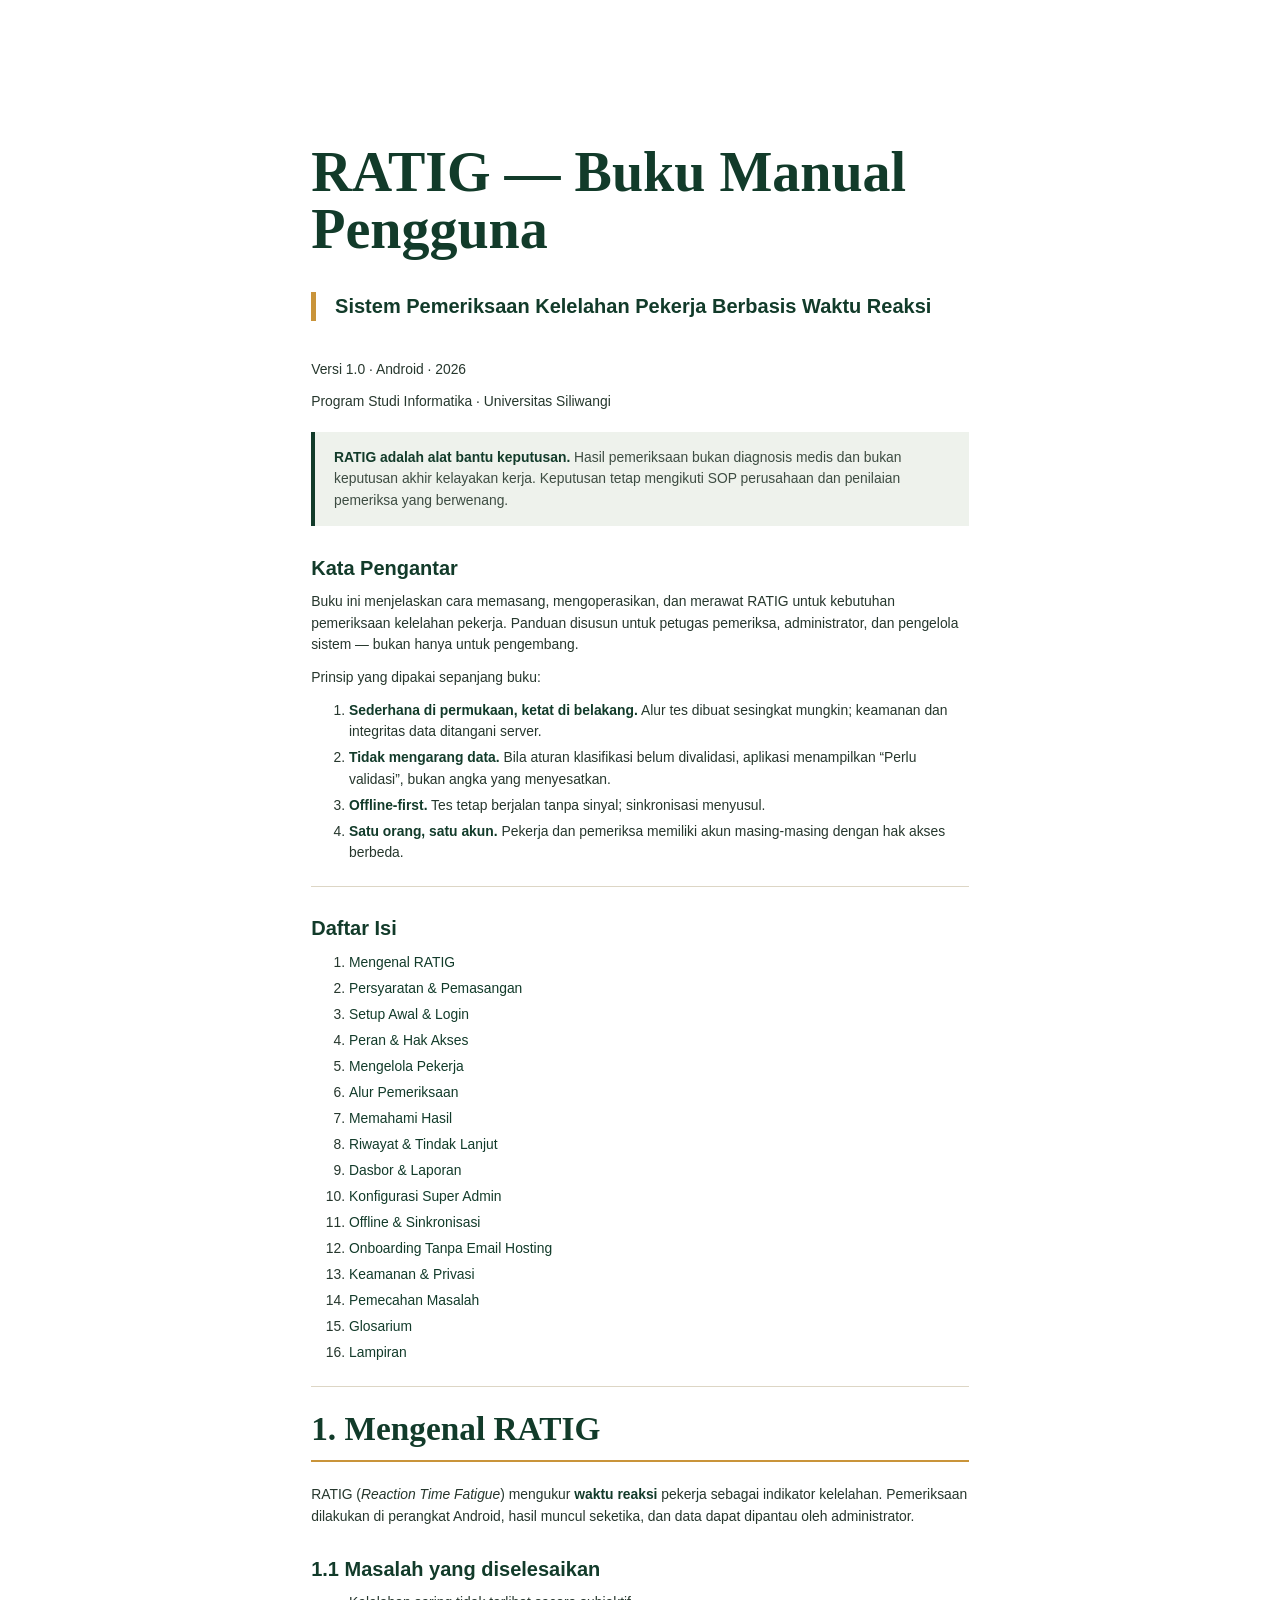
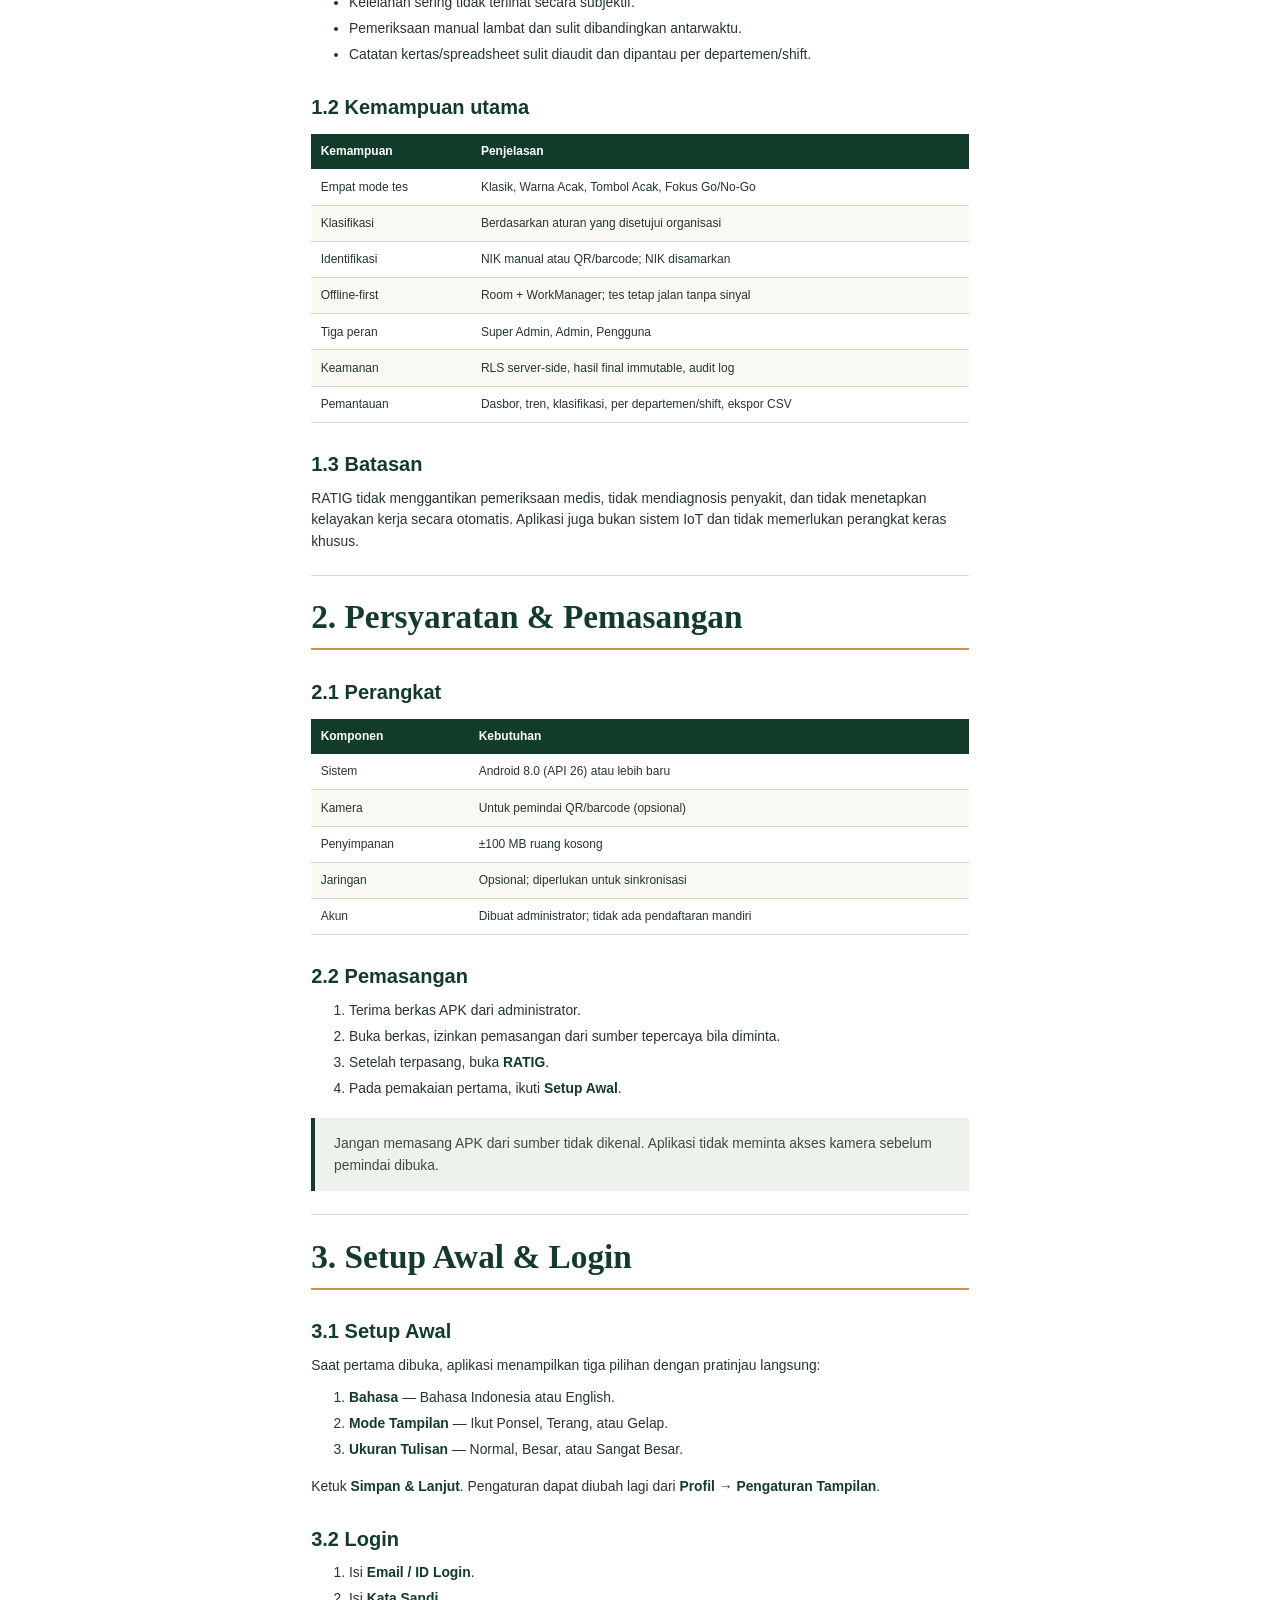
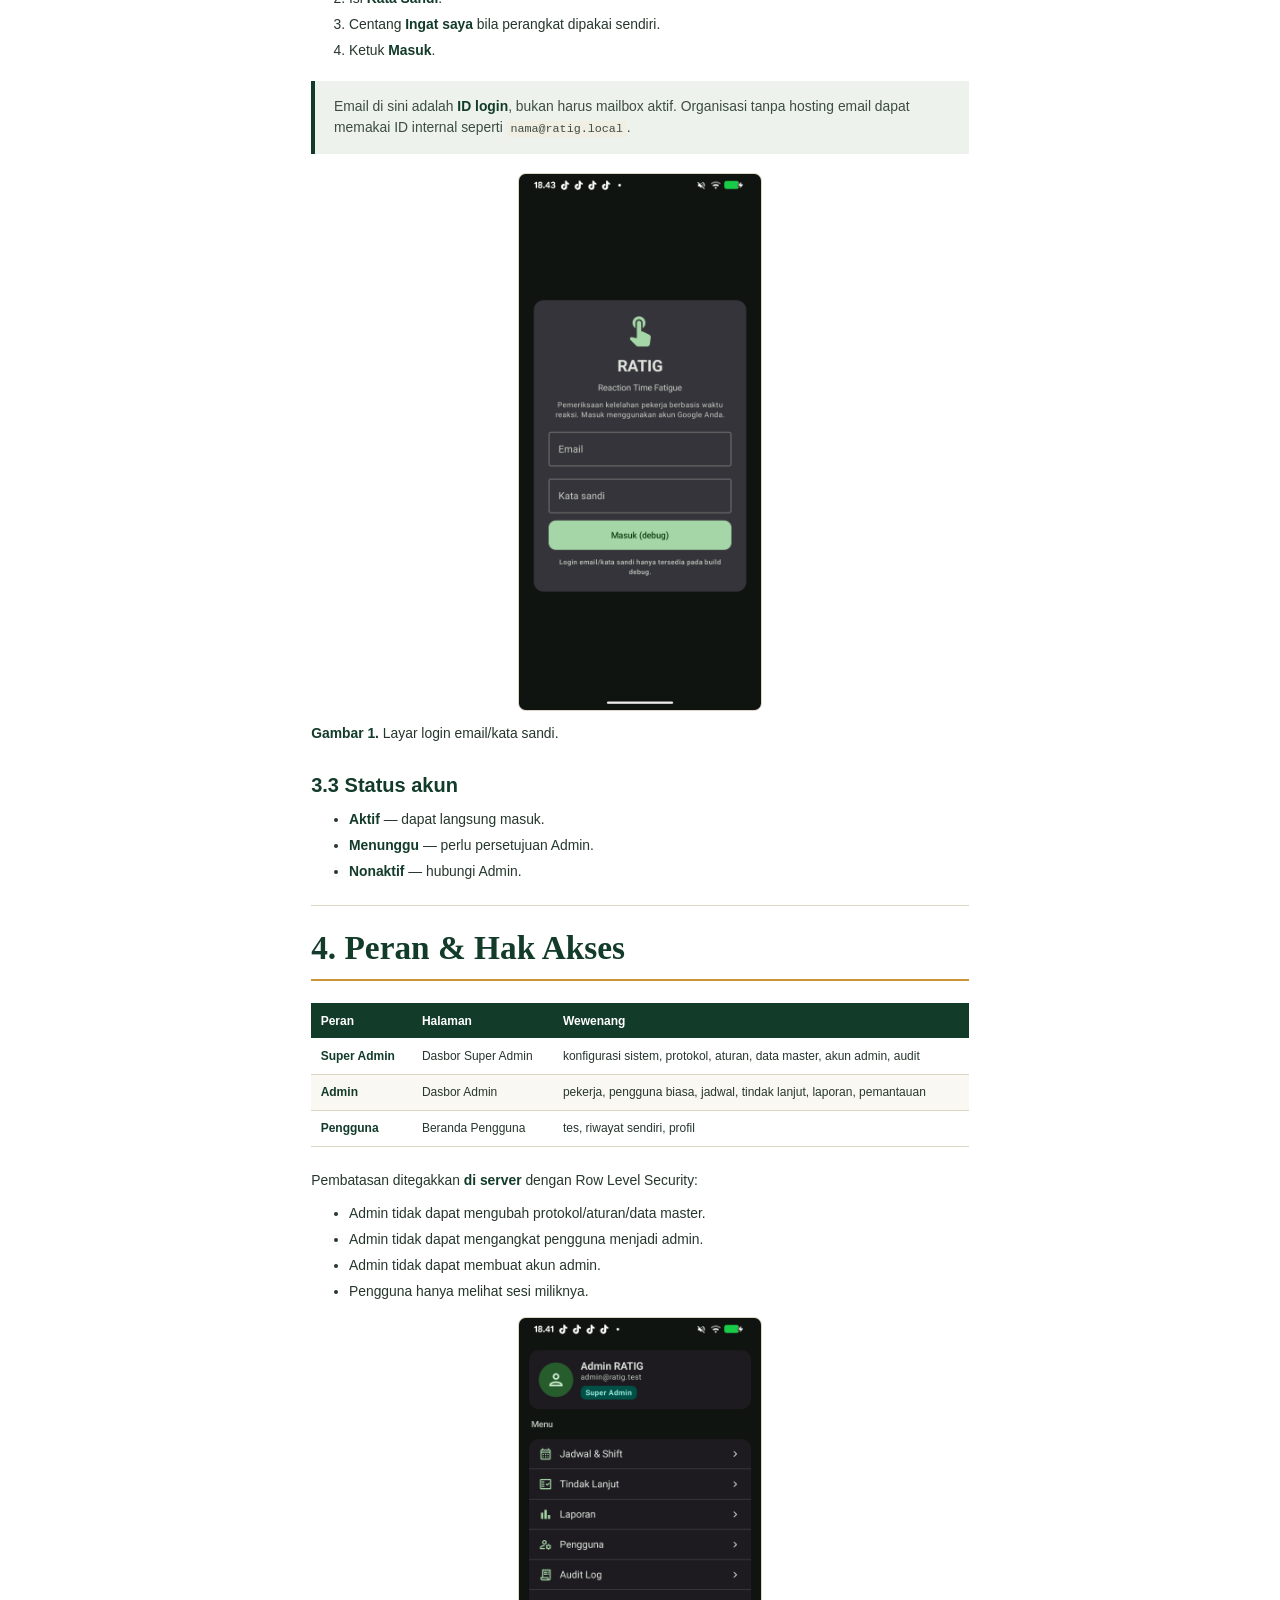
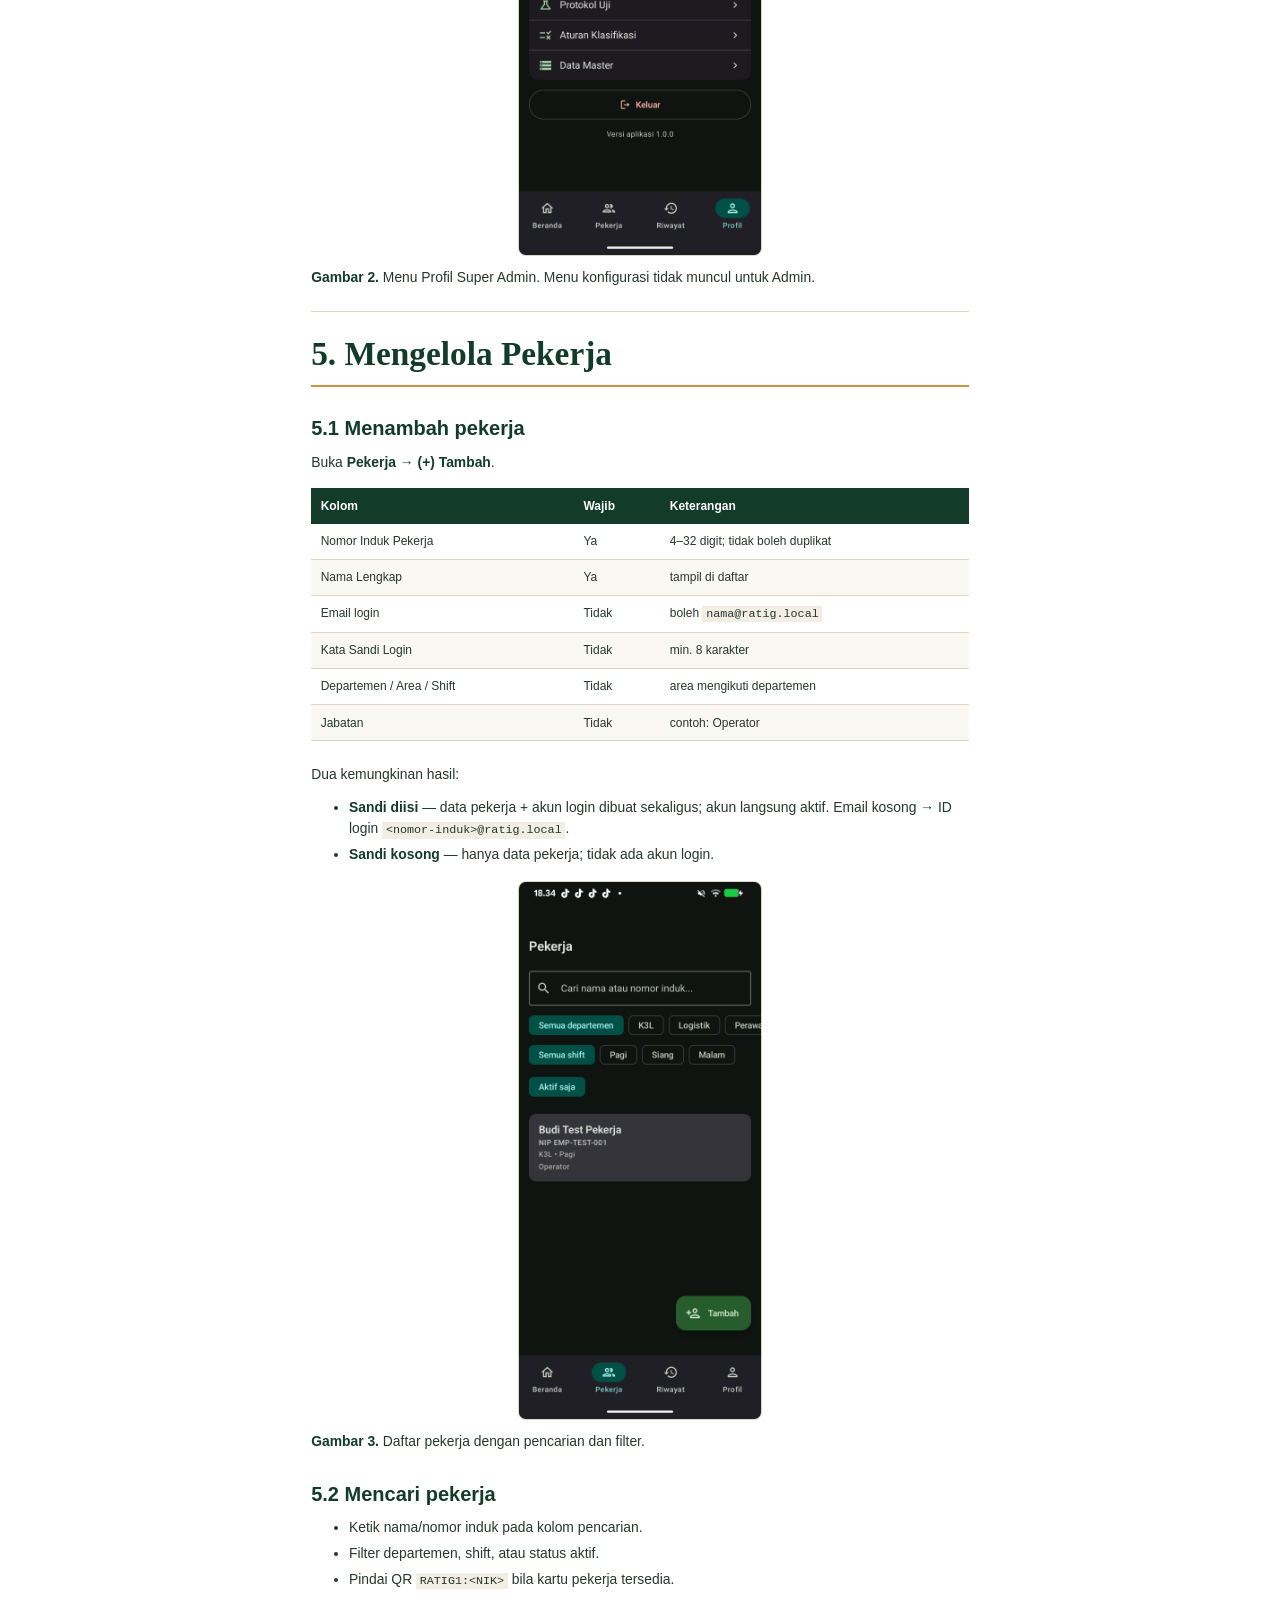
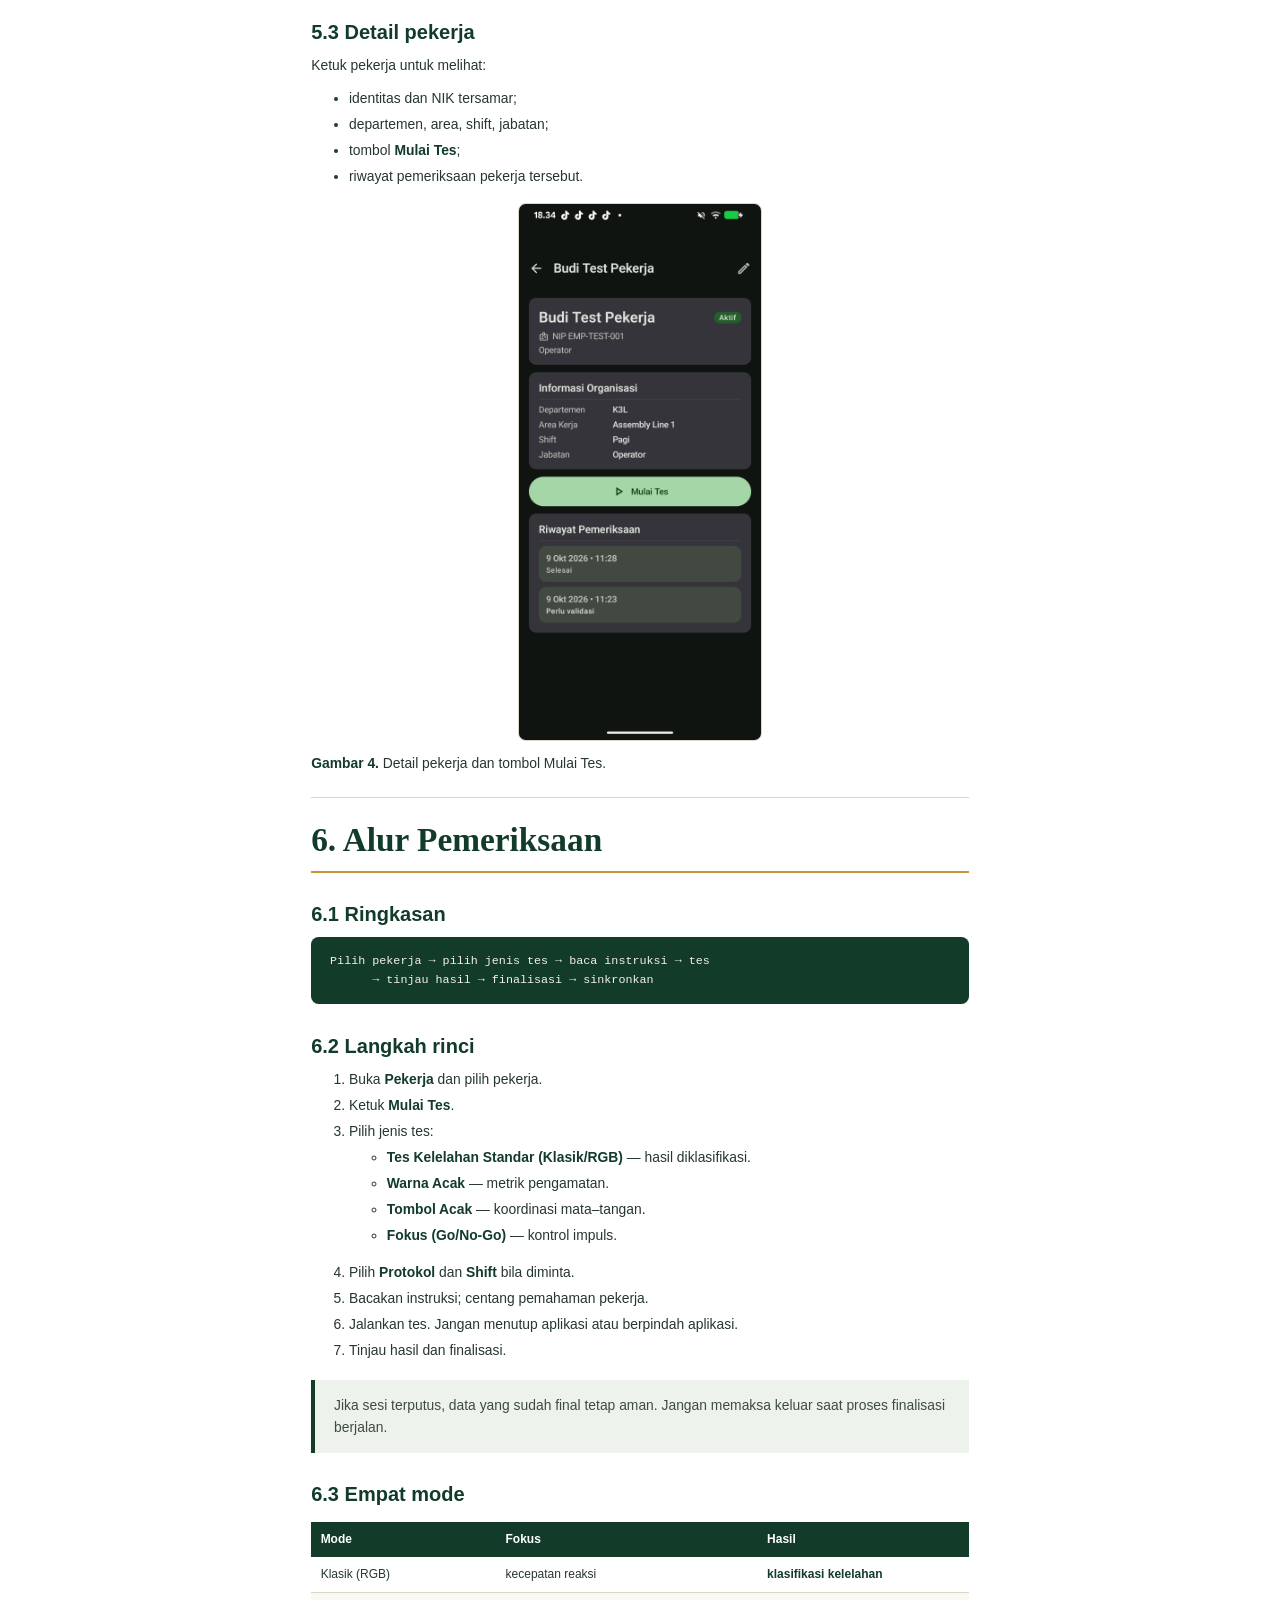
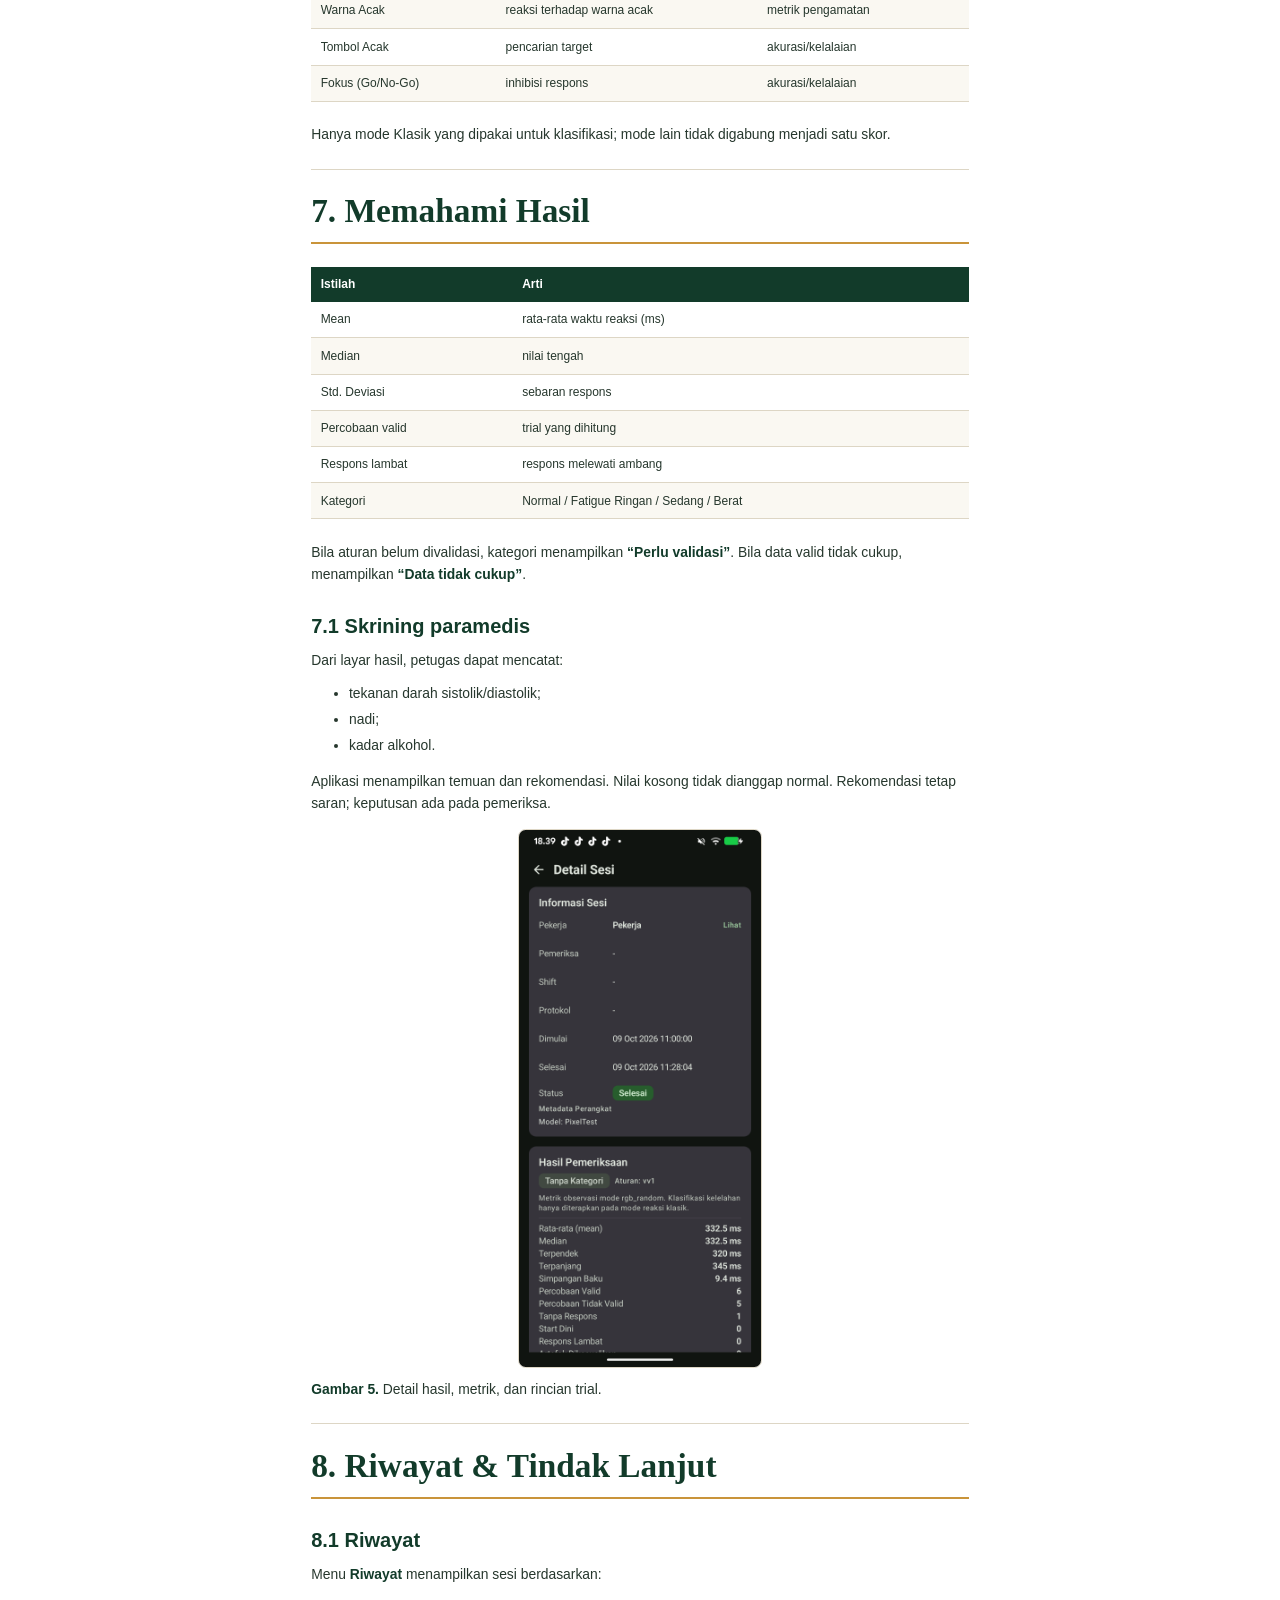
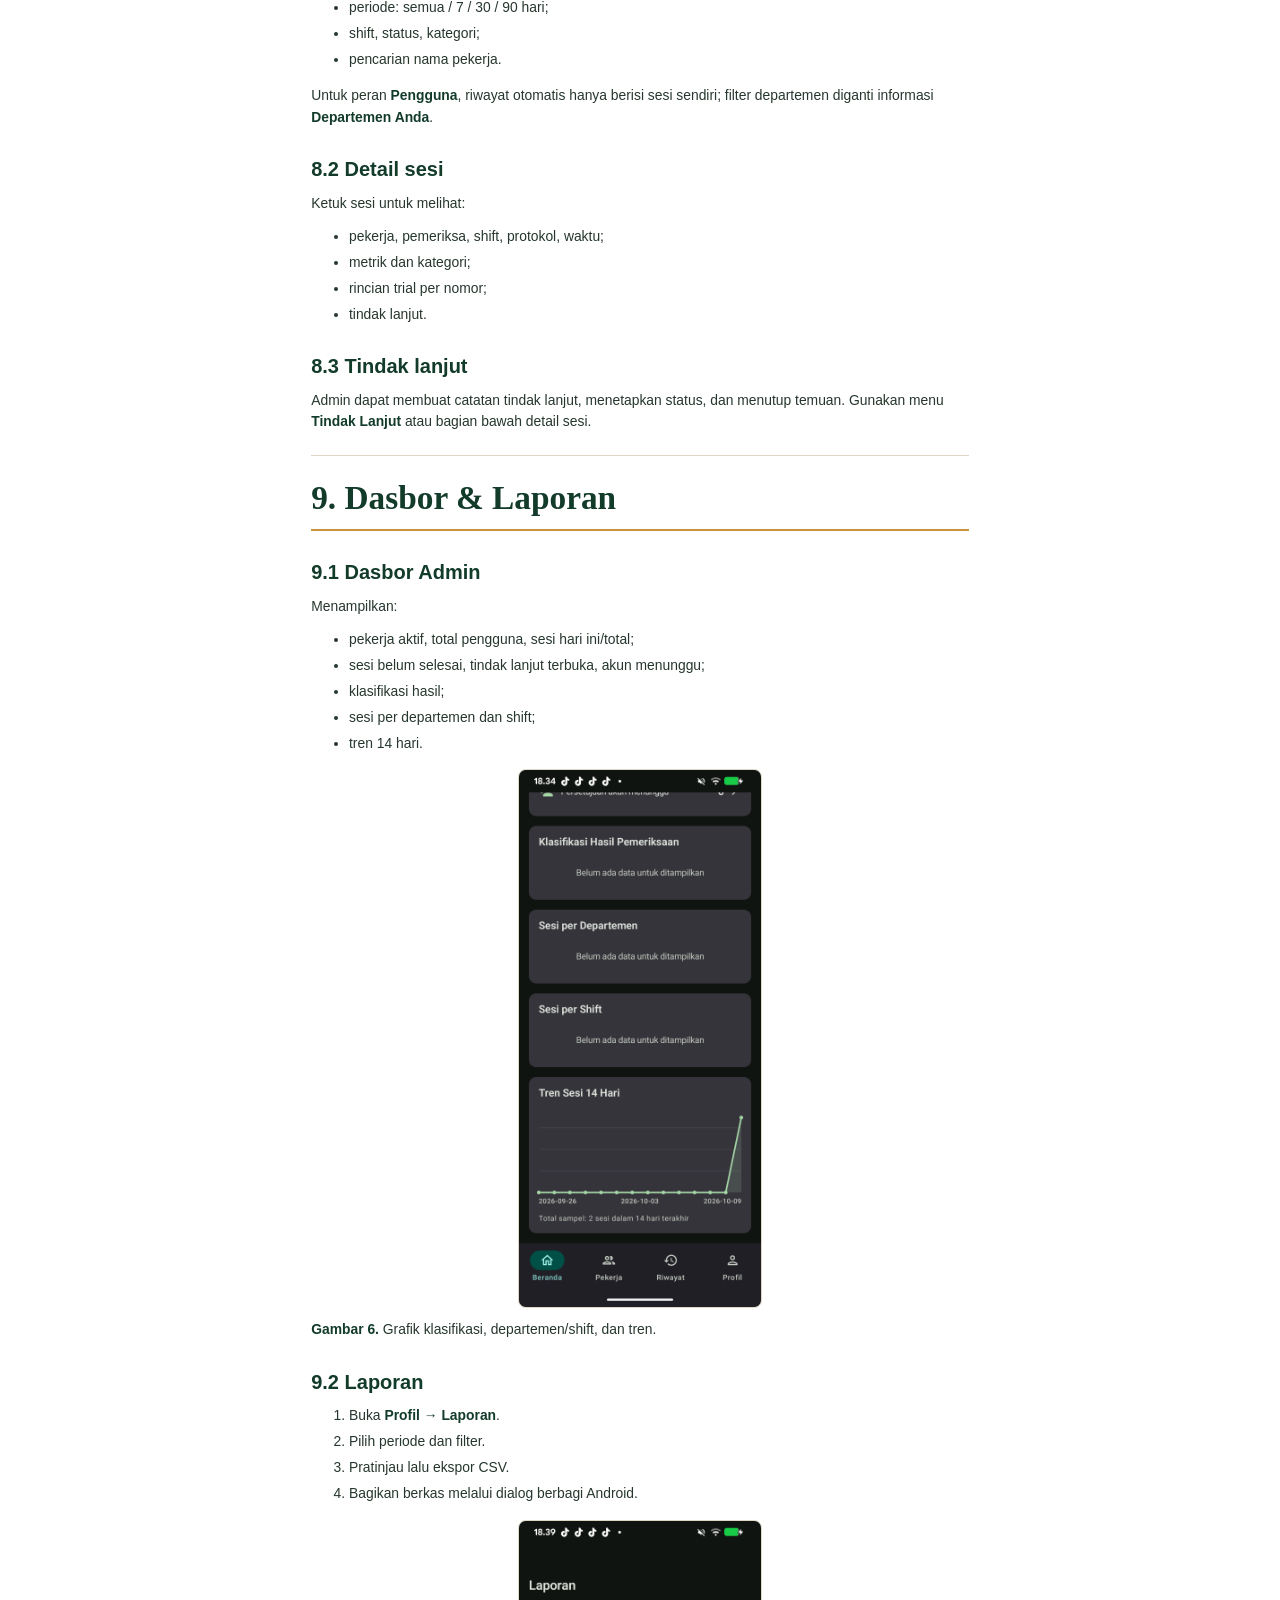
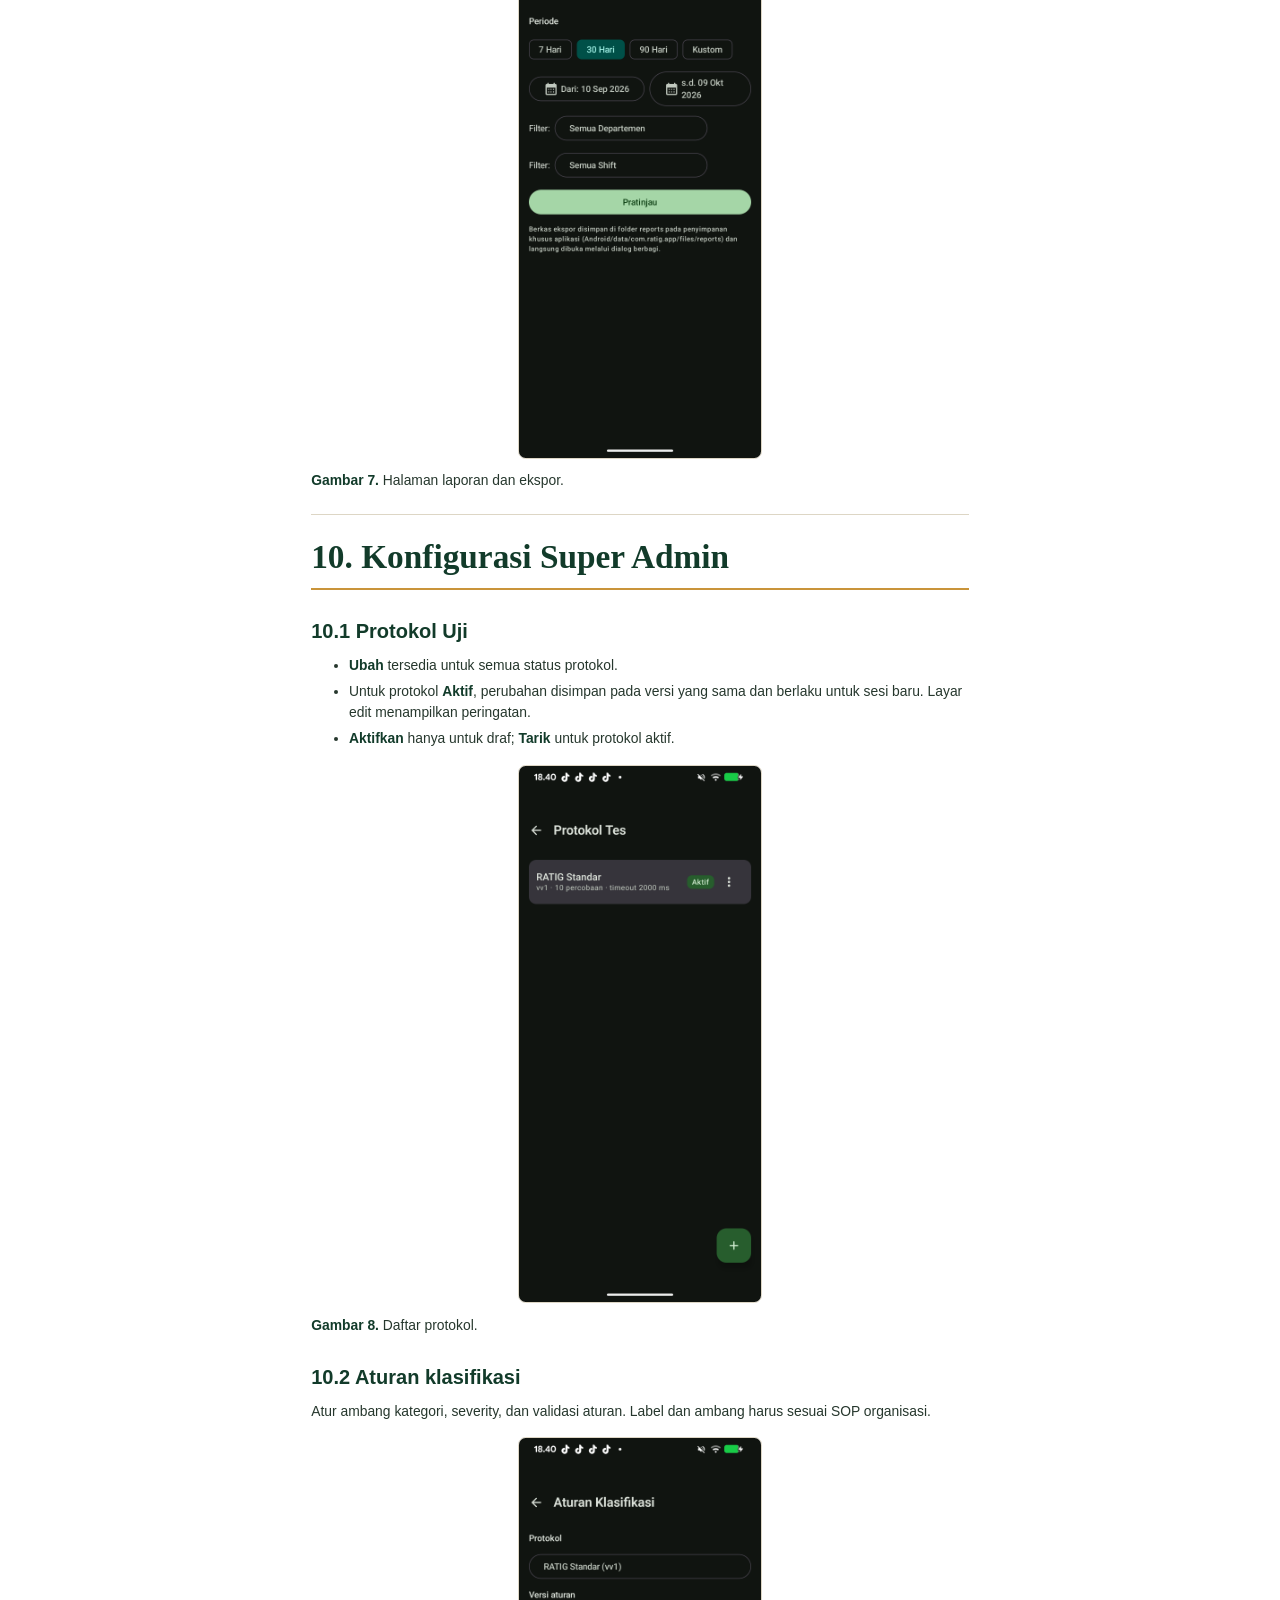
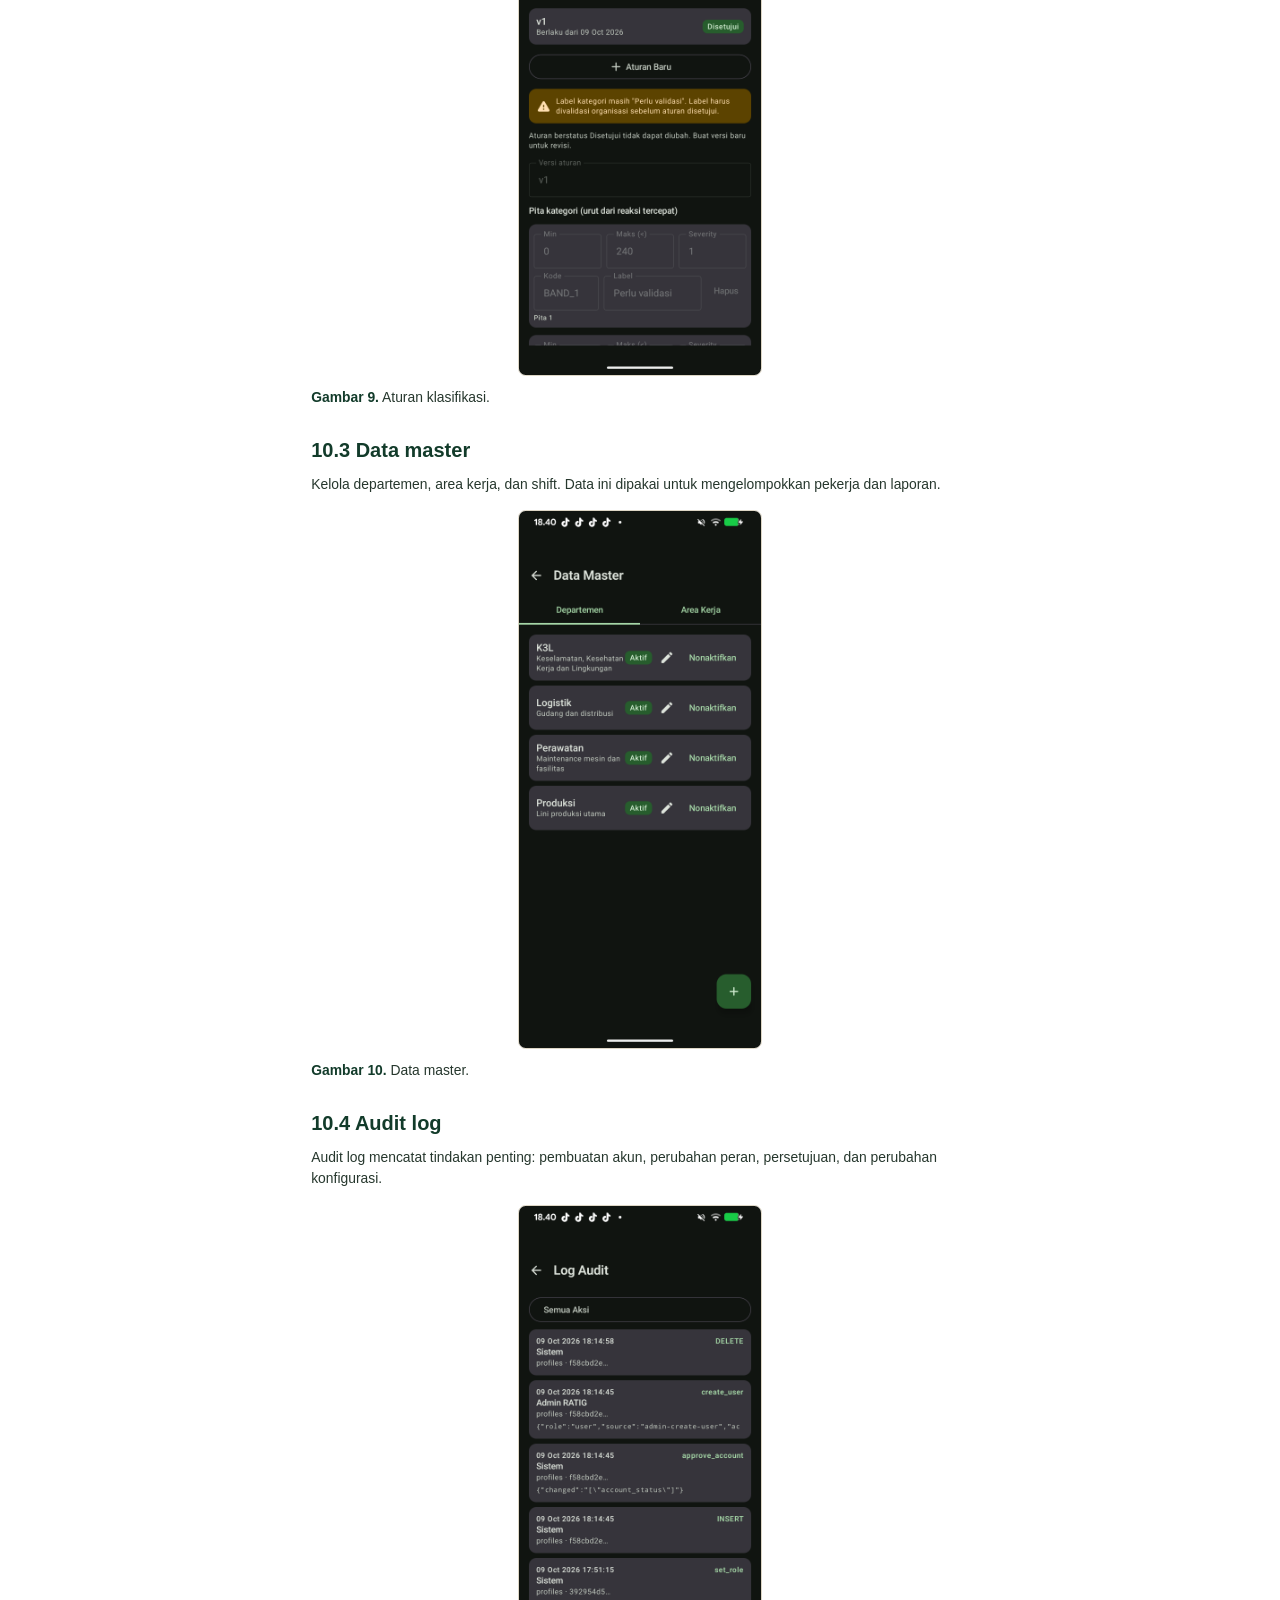
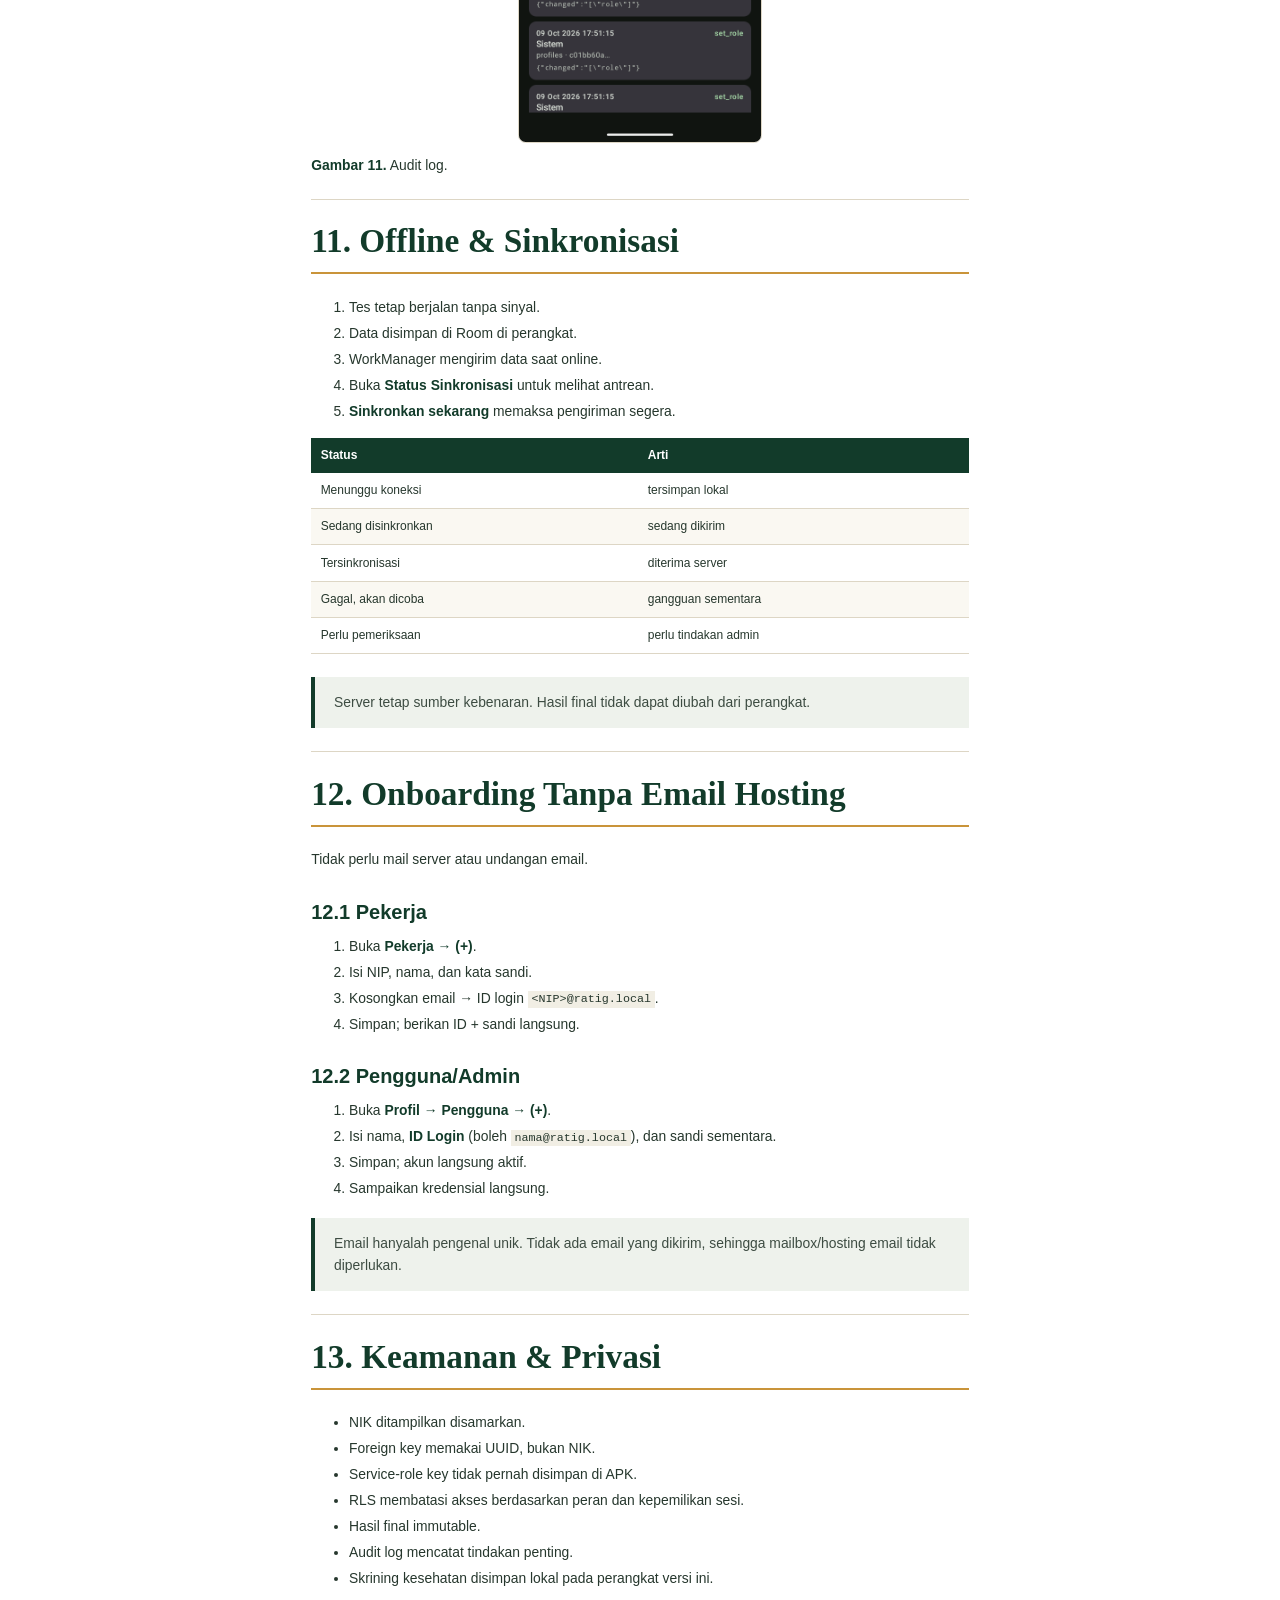
<file: docs/manual/RATIG-Manual.html>
<!DOCTYPE html>
<html xmlns="http://www.w3.org/1999/xhtml">
<head>
  <meta charset="utf-8" />
  <meta name="generator" content="pandoc 3.10.2" />
  <meta name="viewport" content="width=device-width, initial-scale=1.0, user-scalable=yes" />
  <title>RATIG — Buku Manual Pengguna</title>
  <style>
    /* Default styles provided by pandoc.
    ** See https://pandoc.org/MANUAL.html#variables-for-html for config info.
    */
    span.smallcaps{font-variant: small-caps;}
    div.columns{display: flex; gap: 1.5em;}
    div.column{flex: auto;}
    @media screen {
    div.columns{gap: min(4vw, 1.5em);}
    div.column{overflow-x: auto;}
    }
    div.hanging-indent{margin-left: 1.5em; text-indent: -1.5em;}
    /* The extra [class] is a hack that increases specificity enough to
       override a similar rule in reveal.js */
    ul.task-list[class]{list-style: none;}
    ul.task-list li input[type="checkbox"] {
      font-size: inherit;
      width: 0.8em;
      margin: 0 0.8em 0.2em -1.6em;
      vertical-align: middle;
    }
    .display.math{display: block; text-align: center; margin: 0.5rem auto;}
  </style>
  <link rel="stylesheet" href="manual.css" />
</head>
<body>
<header id="title-block-header">
<h1 class="title">RATIG — Buku Manual Pengguna</h1>
</header>
<h1 id="ratig--buku-manual-pengguna">RATIG — Buku Manual Pengguna</h1>
<p><strong>Sistem Pemeriksaan Kelelahan Pekerja Berbasis Waktu
Reaksi</strong></p>
<p>Versi 1.0 · Android · 2026</p>
<p>Program Studi Informatika · Universitas Siliwangi</p>
<blockquote>
<p><strong>RATIG adalah alat bantu keputusan.</strong> Hasil pemeriksaan
bukan diagnosis medis dan bukan keputusan akhir kelayakan kerja.
Keputusan tetap mengikuti SOP perusahaan dan penilaian pemeriksa yang
berwenang.</p>
</blockquote>
<div class="page-break"></div>

<h2 id="kata-pengantar">Kata Pengantar</h2>
<p>Buku ini menjelaskan cara memasang, mengoperasikan, dan merawat RATIG
untuk kebutuhan pemeriksaan kelelahan pekerja. Panduan disusun untuk
petugas pemeriksa, administrator, dan pengelola sistem — bukan hanya
untuk pengembang.</p>
<p>Prinsip yang dipakai sepanjang buku:</p>
<ol type="1">
<li><strong>Sederhana di permukaan, ketat di belakang.</strong> Alur tes
dibuat sesingkat mungkin; keamanan dan integritas data ditangani
server.</li>
<li><strong>Tidak mengarang data.</strong> Bila aturan klasifikasi belum
divalidasi, aplikasi menampilkan “Perlu validasi”, bukan angka yang
menyesatkan.</li>
<li><strong>Offline-first.</strong> Tes tetap berjalan tanpa sinyal;
sinkronisasi menyusul.</li>
<li><strong>Satu orang, satu akun.</strong> Pekerja dan pemeriksa
memiliki akun masing-masing dengan hak akses berbeda.</li>
</ol>
<hr />
<h2 id="daftar-isi">Daftar Isi</h2>
<ol type="1">
<li><a href="#1-mengenal-ratig">Mengenal RATIG</a></li>
<li><a href="#2-persyaratan--pemasangan">Persyaratan &amp;
Pemasangan</a></li>
<li><a href="#3-setup-awal--login">Setup Awal &amp; Login</a></li>
<li><a href="#4-peran--hak-akses">Peran &amp; Hak Akses</a></li>
<li><a href="#5-mengelola-pekerja">Mengelola Pekerja</a></li>
<li><a href="#6-alur-pemeriksaan">Alur Pemeriksaan</a></li>
<li><a href="#7-memahami-hasil">Memahami Hasil</a></li>
<li><a href="#8-riwayat--tindak-lanjut">Riwayat &amp; Tindak
Lanjut</a></li>
<li><a href="#9-dasbor--laporan">Dasbor &amp; Laporan</a></li>
<li><a href="#10-konfigurasi-super-admin">Konfigurasi Super
Admin</a></li>
<li><a href="#11-offline--sinkronisasi">Offline &amp;
Sinkronisasi</a></li>
<li><a href="#12-onboarding-tanpa-email-hosting">Onboarding Tanpa Email
Hosting</a></li>
<li><a href="#13-keamanan--privasi">Keamanan &amp; Privasi</a></li>
<li><a href="#14-pemecahan-masalah">Pemecahan Masalah</a></li>
<li><a href="#15-glosarium">Glosarium</a></li>
<li><a href="#16-lampiran">Lampiran</a></li>
</ol>
<hr />
<h1 id="1-mengenal-ratig">1. Mengenal RATIG</h1>
<p>RATIG (<em>Reaction Time Fatigue</em>) mengukur <strong>waktu
reaksi</strong> pekerja sebagai indikator kelelahan. Pemeriksaan
dilakukan di perangkat Android, hasil muncul seketika, dan data dapat
dipantau oleh administrator.</p>
<h2 id="11-masalah-yang-diselesaikan">1.1 Masalah yang diselesaikan</h2>
<ul>
<li>Kelelahan sering tidak terlihat secara subjektif.</li>
<li>Pemeriksaan manual lambat dan sulit dibandingkan antarwaktu.</li>
<li>Catatan kertas/spreadsheet sulit diaudit dan dipantau per
departemen/shift.</li>
</ul>
<h2 id="12-kemampuan-utama">1.2 Kemampuan utama</h2>
<table>
<thead>
<tr>
<th>Kemampuan</th>
<th>Penjelasan</th>
</tr>
</thead>
<tbody>
<tr>
<td>Empat mode tes</td>
<td>Klasik, Warna Acak, Tombol Acak, Fokus Go/No-Go</td>
</tr>
<tr>
<td>Klasifikasi</td>
<td>Berdasarkan aturan yang disetujui organisasi</td>
</tr>
<tr>
<td>Identifikasi</td>
<td>NIK manual atau QR/barcode; NIK disamarkan</td>
</tr>
<tr>
<td>Offline-first</td>
<td>Room + WorkManager; tes tetap jalan tanpa sinyal</td>
</tr>
<tr>
<td>Tiga peran</td>
<td>Super Admin, Admin, Pengguna</td>
</tr>
<tr>
<td>Keamanan</td>
<td>RLS server-side, hasil final immutable, audit log</td>
</tr>
<tr>
<td>Pemantauan</td>
<td>Dasbor, tren, klasifikasi, per departemen/shift, ekspor CSV</td>
</tr>
</tbody>
</table>
<h2 id="13-batasan">1.3 Batasan</h2>
<p>RATIG tidak menggantikan pemeriksaan medis, tidak mendiagnosis
penyakit, dan tidak menetapkan kelayakan kerja secara otomatis. Aplikasi
juga bukan sistem IoT dan tidak memerlukan perangkat keras khusus.</p>
<hr />
<h1 id="2-persyaratan--pemasangan">2. Persyaratan &amp; Pemasangan</h1>
<h2 id="21-perangkat">2.1 Perangkat</h2>
<table>
<thead>
<tr>
<th>Komponen</th>
<th>Kebutuhan</th>
</tr>
</thead>
<tbody>
<tr>
<td>Sistem</td>
<td>Android 8.0 (API 26) atau lebih baru</td>
</tr>
<tr>
<td>Kamera</td>
<td>Untuk pemindai QR/barcode (opsional)</td>
</tr>
<tr>
<td>Penyimpanan</td>
<td>±100 MB ruang kosong</td>
</tr>
<tr>
<td>Jaringan</td>
<td>Opsional; diperlukan untuk sinkronisasi</td>
</tr>
<tr>
<td>Akun</td>
<td>Dibuat administrator; tidak ada pendaftaran mandiri</td>
</tr>
</tbody>
</table>
<h2 id="22-pemasangan">2.2 Pemasangan</h2>
<ol type="1">
<li>Terima berkas APK dari administrator.</li>
<li>Buka berkas, izinkan pemasangan dari sumber tepercaya bila
diminta.</li>
<li>Setelah terpasang, buka <strong>RATIG</strong>.</li>
<li>Pada pemakaian pertama, ikuti <strong>Setup Awal</strong>.</li>
</ol>
<blockquote>
<p>Jangan memasang APK dari sumber tidak dikenal. Aplikasi tidak meminta
akses kamera sebelum pemindai dibuka.</p>
</blockquote>
<hr />
<h1 id="3-setup-awal--login">3. Setup Awal &amp; Login</h1>
<h2 id="31-setup-awal">3.1 Setup Awal</h2>
<p>Saat pertama dibuka, aplikasi menampilkan tiga pilihan dengan
pratinjau langsung:</p>
<ol type="1">
<li><strong>Bahasa</strong> — Bahasa Indonesia atau English.</li>
<li><strong>Mode Tampilan</strong> — Ikut Ponsel, Terang, atau
Gelap.</li>
<li><strong>Ukuran Tulisan</strong> — Normal, Besar, atau Sangat
Besar.</li>
</ol>
<p>Ketuk <strong>Simpan &amp; Lanjut</strong>. Pengaturan dapat diubah
lagi dari <strong>Profil → Pengaturan Tampilan</strong>.</p>
<h2 id="32-login">3.2 Login</h2>
<ol type="1">
<li>Isi <strong>Email / ID Login</strong>.</li>
<li>Isi <strong>Kata Sandi</strong>.</li>
<li>Centang <strong>Ingat saya</strong> bila perangkat dipakai
sendiri.</li>
<li>Ketuk <strong>Masuk</strong>.</li>
</ol>
<blockquote>
<p>Email di sini adalah <strong>ID login</strong>, bukan harus mailbox
aktif. Organisasi tanpa hosting email dapat memakai ID internal seperti
<code>nama@ratig.local</code>.</p>
</blockquote>
<p><img src="../proposal/ui/01_login.png" alt="Layar login RATIG" /></p>
<p><strong>Gambar 1.</strong> Layar login email/kata sandi.</p>
<h2 id="33-status-akun">3.3 Status akun</h2>
<ul>
<li><strong>Aktif</strong> — dapat langsung masuk.</li>
<li><strong>Menunggu</strong> — perlu persetujuan Admin.</li>
<li><strong>Nonaktif</strong> — hubungi Admin.</li>
</ul>
<hr />
<h1 id="4-peran--hak-akses">4. Peran &amp; Hak Akses</h1>
<table>
<thead>
<tr>
<th>Peran</th>
<th>Halaman</th>
<th>Wewenang</th>
</tr>
</thead>
<tbody>
<tr>
<td><strong>Super Admin</strong></td>
<td>Dasbor Super Admin</td>
<td>konfigurasi sistem, protokol, aturan, data master, akun admin,
audit</td>
</tr>
<tr>
<td><strong>Admin</strong></td>
<td>Dasbor Admin</td>
<td>pekerja, pengguna biasa, jadwal, tindak lanjut, laporan,
pemantauan</td>
</tr>
<tr>
<td><strong>Pengguna</strong></td>
<td>Beranda Pengguna</td>
<td>tes, riwayat sendiri, profil</td>
</tr>
</tbody>
</table>
<p>Pembatasan ditegakkan <strong>di server</strong> dengan Row Level
Security:</p>
<ul>
<li>Admin tidak dapat mengubah protokol/aturan/data master.</li>
<li>Admin tidak dapat mengangkat pengguna menjadi admin.</li>
<li>Admin tidak dapat membuat akun admin.</li>
<li>Pengguna hanya melihat sesi miliknya.</li>
</ul>
<p><img src="../proposal/ui/04_profil_superadmin.png"
alt="Profil Super Admin" /></p>
<p><strong>Gambar 2.</strong> Menu Profil Super Admin. Menu konfigurasi
tidak muncul untuk Admin.</p>
<hr />
<h1 id="5-mengelola-pekerja">5. Mengelola Pekerja</h1>
<h2 id="51-menambah-pekerja">5.1 Menambah pekerja</h2>
<p>Buka <strong>Pekerja → (+) Tambah</strong>.</p>
<table>
<thead>
<tr>
<th>Kolom</th>
<th>Wajib</th>
<th>Keterangan</th>
</tr>
</thead>
<tbody>
<tr>
<td>Nomor Induk Pekerja</td>
<td>Ya</td>
<td>4–32 digit; tidak boleh duplikat</td>
</tr>
<tr>
<td>Nama Lengkap</td>
<td>Ya</td>
<td>tampil di daftar</td>
</tr>
<tr>
<td>Email login</td>
<td>Tidak</td>
<td>boleh <code>nama@ratig.local</code></td>
</tr>
<tr>
<td>Kata Sandi Login</td>
<td>Tidak</td>
<td>min. 8 karakter</td>
</tr>
<tr>
<td>Departemen / Area / Shift</td>
<td>Tidak</td>
<td>area mengikuti departemen</td>
</tr>
<tr>
<td>Jabatan</td>
<td>Tidak</td>
<td>contoh: Operator</td>
</tr>
</tbody>
</table>
<p>Dua kemungkinan hasil:</p>
<ul>
<li><strong>Sandi diisi</strong> — data pekerja + akun login dibuat
sekaligus; akun langsung aktif. Email kosong → ID login
<code>&lt;nomor-induk&gt;@ratig.local</code>.</li>
<li><strong>Sandi kosong</strong> — hanya data pekerja; tidak ada akun
login.</li>
</ul>
<p><img src="../proposal/ui/08_daftar_pekerja.png"
alt="Daftar pekerja" /></p>
<p><strong>Gambar 3.</strong> Daftar pekerja dengan pencarian dan
filter.</p>
<h2 id="52-mencari-pekerja">5.2 Mencari pekerja</h2>
<ul>
<li>Ketik nama/nomor induk pada kolom pencarian.</li>
<li>Filter departemen, shift, atau status aktif.</li>
<li>Pindai QR <code>RATIG1:&lt;NIK&gt;</code> bila kartu pekerja
tersedia.</li>
</ul>
<h2 id="53-detail-pekerja">5.3 Detail pekerja</h2>
<p>Ketuk pekerja untuk melihat:</p>
<ul>
<li>identitas dan NIK tersamar;</li>
<li>departemen, area, shift, jabatan;</li>
<li>tombol <strong>Mulai Tes</strong>;</li>
<li>riwayat pemeriksaan pekerja tersebut.</li>
</ul>
<p><img src="../proposal/ui/09_detail_pekerja.png"
alt="Detail pekerja" /></p>
<p><strong>Gambar 4.</strong> Detail pekerja dan tombol Mulai Tes.</p>
<hr />
<h1 id="6-alur-pemeriksaan">6. Alur Pemeriksaan</h1>
<h2 id="61-ringkasan">6.1 Ringkasan</h2>
<pre><code>Pilih pekerja → pilih jenis tes → baca instruksi → tes
      → tinjau hasil → finalisasi → sinkronkan</code></pre>
<h2 id="62-langkah-rinci">6.2 Langkah rinci</h2>
<ol type="1">
<li>Buka <strong>Pekerja</strong> dan pilih pekerja.</li>
<li>Ketuk <strong>Mulai Tes</strong>.</li>
<li>Pilih jenis tes:
<ul>
<li><strong>Tes Kelelahan Standar (Klasik/RGB)</strong> — hasil
diklasifikasi.</li>
<li><strong>Warna Acak</strong> — metrik pengamatan.</li>
<li><strong>Tombol Acak</strong> — koordinasi mata–tangan.</li>
<li><strong>Fokus (Go/No-Go)</strong> — kontrol impuls.</li>
</ul></li>
<li>Pilih <strong>Protokol</strong> dan <strong>Shift</strong> bila
diminta.</li>
<li>Bacakan instruksi; centang pemahaman pekerja.</li>
<li>Jalankan tes. Jangan menutup aplikasi atau berpindah aplikasi.</li>
<li>Tinjau hasil dan finalisasi.</li>
</ol>
<blockquote>
<p>Jika sesi terputus, data yang sudah final tetap aman. Jangan memaksa
keluar saat proses finalisasi berjalan.</p>
</blockquote>
<h2 id="63-empat-mode">6.3 Empat mode</h2>
<table>
<thead>
<tr>
<th>Mode</th>
<th>Fokus</th>
<th>Hasil</th>
</tr>
</thead>
<tbody>
<tr>
<td>Klasik (RGB)</td>
<td>kecepatan reaksi</td>
<td><strong>klasifikasi kelelahan</strong></td>
</tr>
<tr>
<td>Warna Acak</td>
<td>reaksi terhadap warna acak</td>
<td>metrik pengamatan</td>
</tr>
<tr>
<td>Tombol Acak</td>
<td>pencarian target</td>
<td>akurasi/kelalaian</td>
</tr>
<tr>
<td>Fokus (Go/No-Go)</td>
<td>inhibisi respons</td>
<td>akurasi/kelalaian</td>
</tr>
</tbody>
</table>
<p>Hanya mode Klasik yang dipakai untuk klasifikasi; mode lain tidak
digabung menjadi satu skor.</p>
<hr />
<h1 id="7-memahami-hasil">7. Memahami Hasil</h1>
<table>
<thead>
<tr>
<th>Istilah</th>
<th>Arti</th>
</tr>
</thead>
<tbody>
<tr>
<td>Mean</td>
<td>rata-rata waktu reaksi (ms)</td>
</tr>
<tr>
<td>Median</td>
<td>nilai tengah</td>
</tr>
<tr>
<td>Std. Deviasi</td>
<td>sebaran respons</td>
</tr>
<tr>
<td>Percobaan valid</td>
<td>trial yang dihitung</td>
</tr>
<tr>
<td>Respons lambat</td>
<td>respons melewati ambang</td>
</tr>
<tr>
<td>Kategori</td>
<td>Normal / Fatigue Ringan / Sedang / Berat</td>
</tr>
</tbody>
</table>
<p>Bila aturan belum divalidasi, kategori menampilkan <strong>“Perlu
validasi”</strong>. Bila data valid tidak cukup, menampilkan
<strong>“Data tidak cukup”</strong>.</p>
<h2 id="71-skrining-paramedis">7.1 Skrining paramedis</h2>
<p>Dari layar hasil, petugas dapat mencatat:</p>
<ul>
<li>tekanan darah sistolik/diastolik;</li>
<li>nadi;</li>
<li>kadar alkohol.</li>
</ul>
<p>Aplikasi menampilkan temuan dan rekomendasi. Nilai kosong tidak
dianggap normal. Rekomendasi tetap saran; keputusan ada pada
pemeriksa.</p>
<p><img src="../proposal/ui/11_detail_sesi.png" alt="Detail sesi" /></p>
<p><strong>Gambar 5.</strong> Detail hasil, metrik, dan rincian
trial.</p>
<hr />
<h1 id="8-riwayat--tindak-lanjut">8. Riwayat &amp; Tindak Lanjut</h1>
<h2 id="81-riwayat">8.1 Riwayat</h2>
<p>Menu <strong>Riwayat</strong> menampilkan sesi berdasarkan:</p>
<ul>
<li>periode: semua / 7 / 30 / 90 hari;</li>
<li>shift, status, kategori;</li>
<li>pencarian nama pekerja.</li>
</ul>
<p>Untuk peran <strong>Pengguna</strong>, riwayat otomatis hanya berisi
sesi sendiri; filter departemen diganti informasi <strong>Departemen
Anda</strong>.</p>
<h2 id="82-detail-sesi">8.2 Detail sesi</h2>
<p>Ketuk sesi untuk melihat:</p>
<ul>
<li>pekerja, pemeriksa, shift, protokol, waktu;</li>
<li>metrik dan kategori;</li>
<li>rincian trial per nomor;</li>
<li>tindak lanjut.</li>
</ul>
<h2 id="83-tindak-lanjut">8.3 Tindak lanjut</h2>
<p>Admin dapat membuat catatan tindak lanjut, menetapkan status, dan
menutup temuan. Gunakan menu <strong>Tindak Lanjut</strong> atau bagian
bawah detail sesi.</p>
<hr />
<h1 id="9-dasbor--laporan">9. Dasbor &amp; Laporan</h1>
<h2 id="91-dasbor-admin">9.1 Dasbor Admin</h2>
<p>Menampilkan:</p>
<ul>
<li>pekerja aktif, total pengguna, sesi hari ini/total;</li>
<li>sesi belum selesai, tindak lanjut terbuka, akun menunggu;</li>
<li>klasifikasi hasil;</li>
<li>sesi per departemen dan shift;</li>
<li>tren 14 hari.</li>
</ul>
<p><img src="../proposal/ui/03_dashboard_superadmin_bawah.png"
alt="Dasbor klasifikasi" /></p>
<p><strong>Gambar 6.</strong> Grafik klasifikasi, departemen/shift, dan
tren.</p>
<h2 id="92-laporan">9.2 Laporan</h2>
<ol type="1">
<li>Buka <strong>Profil → Laporan</strong>.</li>
<li>Pilih periode dan filter.</li>
<li>Pratinjau lalu ekspor CSV.</li>
<li>Bagikan berkas melalui dialog berbagi Android.</li>
</ol>
<p><img src="../proposal/ui/13_laporan.png" alt="Laporan" /></p>
<p><strong>Gambar 7.</strong> Halaman laporan dan ekspor.</p>
<hr />
<h1 id="10-konfigurasi-super-admin">10. Konfigurasi Super Admin</h1>
<h2 id="101-protokol-uji">10.1 Protokol Uji</h2>
<ul>
<li><strong>Ubah</strong> tersedia untuk semua status protokol.</li>
<li>Untuk protokol <strong>Aktif</strong>, perubahan disimpan pada versi
yang sama dan berlaku untuk sesi baru. Layar edit menampilkan
peringatan.</li>
<li><strong>Aktifkan</strong> hanya untuk draf; <strong>Tarik</strong>
untuk protokol aktif.</li>
</ul>
<p><img src="../proposal/ui/17_protokol.png"
alt="Daftar protokol" /></p>
<p><strong>Gambar 8.</strong> Daftar protokol.</p>
<h2 id="102-aturan-klasifikasi">10.2 Aturan klasifikasi</h2>
<p>Atur ambang kategori, severity, dan validasi aturan. Label dan ambang
harus sesuai SOP organisasi.</p>
<p><img src="../proposal/ui/19_aturan_klasifikasi.png"
alt="Aturan klasifikasi" /></p>
<p><strong>Gambar 9.</strong> Aturan klasifikasi.</p>
<h2 id="103-data-master">10.3 Data master</h2>
<p>Kelola departemen, area kerja, dan shift. Data ini dipakai untuk
mengelompokkan pekerja dan laporan.</p>
<p><img src="../proposal/ui/18_data_master.png" alt="Data master" /></p>
<p><strong>Gambar 10.</strong> Data master.</p>
<h2 id="104-audit-log">10.4 Audit log</h2>
<p>Audit log mencatat tindakan penting: pembuatan akun, perubahan peran,
persetujuan, dan perubahan konfigurasi.</p>
<p><img src="../proposal/ui/16_audit_log.png" alt="Audit log" /></p>
<p><strong>Gambar 11.</strong> Audit log.</p>
<hr />
<h1 id="11-offline--sinkronisasi">11. Offline &amp; Sinkronisasi</h1>
<ol type="1">
<li>Tes tetap berjalan tanpa sinyal.</li>
<li>Data disimpan di Room di perangkat.</li>
<li>WorkManager mengirim data saat online.</li>
<li>Buka <strong>Status Sinkronisasi</strong> untuk melihat
antrean.</li>
<li><strong>Sinkronkan sekarang</strong> memaksa pengiriman segera.</li>
</ol>
<table>
<thead>
<tr>
<th>Status</th>
<th>Arti</th>
</tr>
</thead>
<tbody>
<tr>
<td>Menunggu koneksi</td>
<td>tersimpan lokal</td>
</tr>
<tr>
<td>Sedang disinkronkan</td>
<td>sedang dikirim</td>
</tr>
<tr>
<td>Tersinkronisasi</td>
<td>diterima server</td>
</tr>
<tr>
<td>Gagal, akan dicoba</td>
<td>gangguan sementara</td>
</tr>
<tr>
<td>Perlu pemeriksaan</td>
<td>perlu tindakan admin</td>
</tr>
</tbody>
</table>
<blockquote>
<p>Server tetap sumber kebenaran. Hasil final tidak dapat diubah dari
perangkat.</p>
</blockquote>
<hr />
<h1 id="12-onboarding-tanpa-email-hosting">12. Onboarding Tanpa Email
Hosting</h1>
<p>Tidak perlu mail server atau undangan email.</p>
<h2 id="121-pekerja">12.1 Pekerja</h2>
<ol type="1">
<li>Buka <strong>Pekerja → (+)</strong>.</li>
<li>Isi NIP, nama, dan kata sandi.</li>
<li>Kosongkan email → ID login
<code>&lt;NIP&gt;@ratig.local</code>.</li>
<li>Simpan; berikan ID + sandi langsung.</li>
</ol>
<h2 id="122-penggunaadmin">12.2 Pengguna/Admin</h2>
<ol type="1">
<li>Buka <strong>Profil → Pengguna → (+)</strong>.</li>
<li>Isi nama, <strong>ID Login</strong> (boleh
<code>nama@ratig.local</code>), dan sandi sementara.</li>
<li>Simpan; akun langsung aktif.</li>
<li>Sampaikan kredensial langsung.</li>
</ol>
<blockquote>
<p>Email hanyalah pengenal unik. Tidak ada email yang dikirim, sehingga
mailbox/hosting email tidak diperlukan.</p>
</blockquote>
<hr />
<h1 id="13-keamanan--privasi">13. Keamanan &amp; Privasi</h1>
<ul>
<li>NIK ditampilkan disamarkan.</li>
<li>Foreign key memakai UUID, bukan NIK.</li>
<li>Service-role key tidak pernah disimpan di APK.</li>
<li>RLS membatasi akses berdasarkan peran dan kepemilikan sesi.</li>
<li>Hasil final immutable.</li>
<li>Audit log mencatat tindakan penting.</li>
<li>Skrining kesehatan disimpan lokal pada perangkat versi ini.</li>
</ul>
<hr />
<h1 id="14-pemecahan-masalah">14. Pemecahan Masalah</h1>
<table>
<thead>
<tr>
<th>Gejala</th>
<th>Solusi</th>
</tr>
</thead>
<tbody>
<tr>
<td>Tidak bisa login</td>
<td>cek ID/sandi, status akun, dan jaringan</td>
</tr>
<tr>
<td>Tambah pekerja ditolak</td>
<td>NIP/email duplikat atau sandi &lt; 8 karakter</td>
</tr>
<tr>
<td>Tambah pengguna ditolak</td>
<td>ID login sudah dipakai atau sandi &lt; 8 karakter</td>
</tr>
<tr>
<td>QR tidak dikenali</td>
<td>gunakan format <code>RATIG1:&lt;NIK&gt;</code> atau input
manual</td>
</tr>
<tr>
<td>Kamera tidak muncul</td>
<td>izinkan kamera di Pengaturan Android → RATIG → Izin</td>
</tr>
<tr>
<td>Data belum terkirim</td>
<td>buka Status Sinkronisasi; cek jaringan; sinkronkan</td>
</tr>
<tr>
<td>Grafik kosong</td>
<td>belum ada sesi final/klasifikasi/departemen</td>
</tr>
<tr>
<td>“Perlu validasi”</td>
<td>aturan klasifikasi belum divalidasi; hubungi Super Admin</td>
</tr>
<tr>
<td>“Koneksi jaringan bermasalah”</td>
<td>periksa DNS/jaringan perangkat</td>
</tr>
<tr>
<td>Hasil terputus</td>
<td>lanjutkan sesi atau ulangi; jangan paksa keluar saat finalisasi</td>
</tr>
</tbody>
</table>
<hr />
<h1 id="15-glosarium">15. Glosarium</h1>
<table>
<thead>
<tr>
<th>Istilah</th>
<th>Arti</th>
</tr>
</thead>
<tbody>
<tr>
<td><strong>PVT</strong></td>
<td>Psychomotor Vigilance Task; tes waktu reaksi</td>
</tr>
<tr>
<td><strong>Monotonic clock</strong></td>
<td>jam yang tidak terpengaruh perubahan waktu sistem</td>
</tr>
<tr>
<td><strong>RLS</strong></td>
<td>Row Level Security; pembatasan baris data di PostgreSQL</td>
</tr>
<tr>
<td><strong>Edge Function</strong></td>
<td>fungsi server untuk operasi sensitif (pembuatan akun, ekspor)</td>
</tr>
<tr>
<td><strong>Room</strong></td>
<td>database lokal Android</td>
</tr>
<tr>
<td><strong>WorkManager</strong></td>
<td>penjadwal sinkronisasi latar belakang</td>
</tr>
<tr>
<td><strong>Immutable</strong></td>
<td>tidak dapat diubah setelah final</td>
</tr>
<tr>
<td><strong>Audit log</strong></td>
<td>catatan tindakan penting</td>
</tr>
</tbody>
</table>
<hr />
<h1 id="16-lampiran">16. Lampiran</h1>
<h2 id="161-akun-demo">16.1 Akun demo</h2>
<p>Kata sandi: <strong><code>Ratig-T3st-2026!</code></strong> (hanya
lingkungan uji).</p>
<table>
<thead>
<tr>
<th>Email</th>
<th>Peran</th>
</tr>
</thead>
<tbody>
<tr>
<td><code>admin@ratig.test</code></td>
<td>Super Admin</td>
</tr>
<tr>
<td><code>examiner@ratig.test</code></td>
<td>Admin</td>
</tr>
<tr>
<td><code>mgmt@ratig.test</code></td>
<td>Admin</td>
</tr>
<tr>
<td><code>worker@ratig.test</code></td>
<td>Pengguna</td>
</tr>
</tbody>
</table>
<h2 id="162-berkas-terkait">16.2 Berkas terkait</h2>
<ul>
<li><code>docs/guidebook/RATIG-Guidebook.pdf</code> — ringkasan
operasional.</li>
<li><code>docs/poster/RATIG-Poster.pdf</code> — poster ilmiah A2.</li>
<li><code>docs/demo/RATIG-Demo-Penggunaan.mp4</code> — demo
penggunaan.</li>
<li><code>USER-MANUAL.md</code> — manual pengguna versi ringkas.</li>
</ul>
<h2 id="163-dukungan">16.3 Dukungan</h2>
<p>Hubungi administrator teknis atau pengelola sistem RATIG di
organisasi Anda. Sertakan versi aplikasi, model perangkat, dan tangkapan
layar bila melaporkan masalah.</p>
<hr />
<p><em>RATIG — sederhana bagi pengguna, kuat di belakang layar.</em></p>
</body>
</html>
</file>
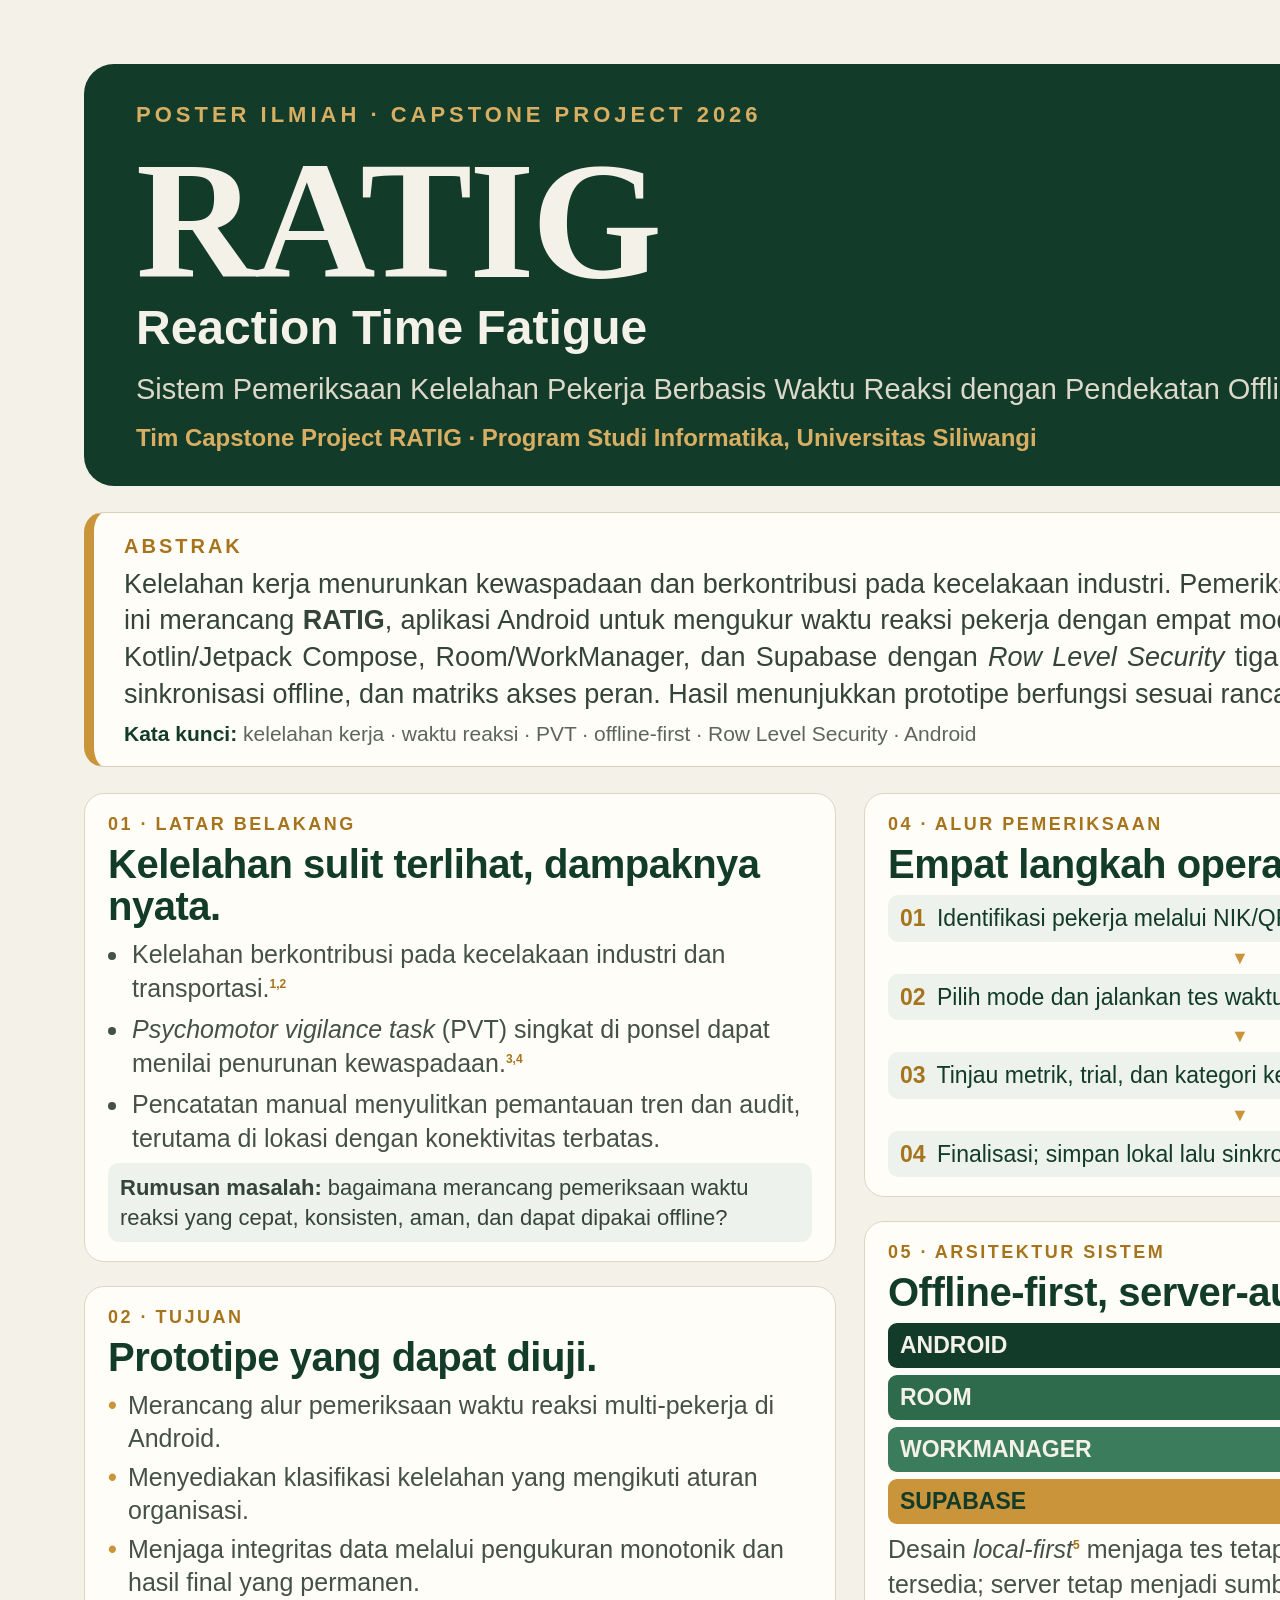
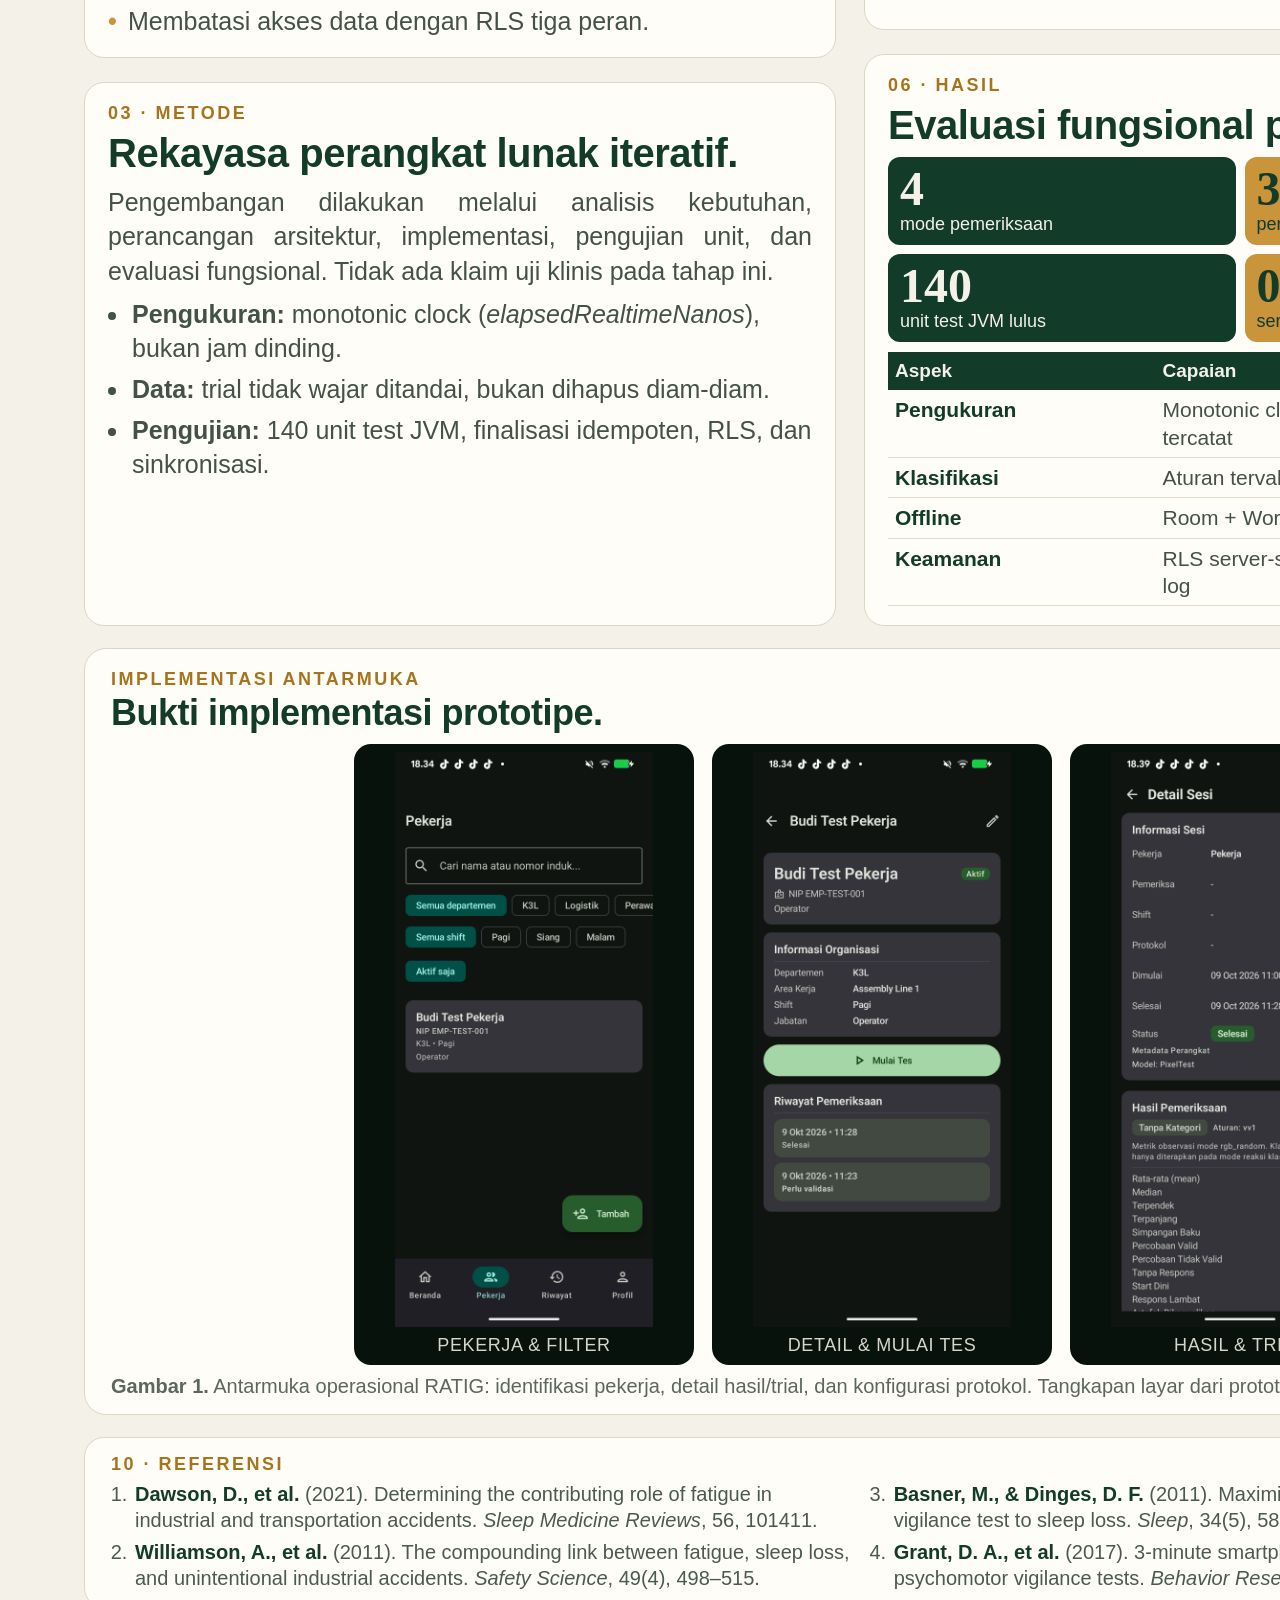
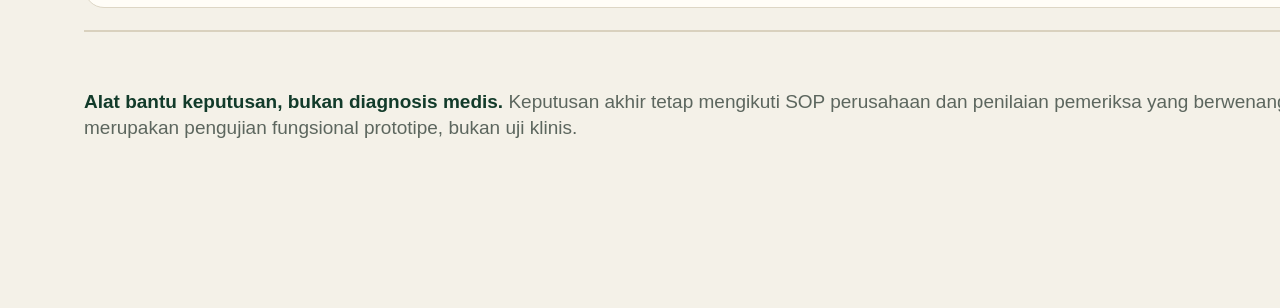
<file: docs/poster/RATIG-Poster.html>
<!doctype html>
<html lang="id">
<head>
<meta charset="utf-8">
<title>RATIG — Poster Ilmiah A2</title>
<style>
  @page { size: 420mm 594mm; margin: 0; }
  * { box-sizing: border-box; }
  html, body { margin: 0; padding: 0; background: #F4F1E8; }
  body {
    width: 2480px; height: 3508px;
    font-family: "Segoe UI", Arial, sans-serif;
    color: #123B2A;
    background:
      radial-gradient(circle at 96% 3%, #eee7d5 0 260px, transparent 261px),
      #F4F1E8;
    overflow: hidden;
  }
  .frame { height: 100%; padding: 64px 84px 44px; display: flex; flex-direction: column; }

  .header {
    background: #123B2A; color: #F4F1E8; border-radius: 30px;
    padding: 38px 52px 34px; display: flex; justify-content: space-between; gap: 44px;
    position: relative; overflow: hidden; flex: none;
  }
  .header:after {
    content: ""; position: absolute; width: 620px; height: 620px;
    border: 2px solid rgba(244,241,232,.12); border-radius: 50%;
    right: -180px; top: -250px;
  }
  .kicker { font-size: 22px; letter-spacing: 4px; color: #D8AE62; font-weight: 800; }
  h1 {
    font-family: Georgia, "Times New Roman", serif; font-size: 168px;
    line-height: .84; margin: 22px 0 12px; letter-spacing: -3px;
  }
  .subtitle { font-size: 48px; font-weight: 650; line-height: 1.05; }
  .long-title { font-size: 29px; line-height: 1.32; color: #DDD9CA; max-width: 1600px; margin-top: 16px; }
  .authors { font-size: 24px; color: #D8AE62; margin-top: 16px; font-weight: 600; }
  .brandbox { width: 360px; flex: none; display: flex; flex-direction: column; justify-content: space-between; align-items: flex-end; }
  .monogram {
    width: 138px; height: 138px; border-radius: 28px; background: #F4F1E8;
    color: #123B2A; display: flex; align-items: center; justify-content: center;
    font-family: Georgia, serif; font-size: 92px; font-weight: 800;
  }
  .brandbox .meta { text-align: right; font-size: 19px; line-height: 1.45; color: #D8D6C9; }
  .brandbox .meta b { color: #F4F1E8; }

  .abstract {
    background: #FFFDF7; border: 1px solid #D9D1BE; border-left: 10px solid #C9943A;
    border-radius: 20px; padding: 22px 30px 20px; margin-top: 26px; flex: none;
  }
  .abstract .label { font-size: 20px; letter-spacing: 3px; font-weight: 800; color: #A7741E; }
  .abstract p { font-size: 27px; line-height: 1.36; color: #34443A; margin: 8px 0 0; text-align: justify; }
  .abstract .keywords { font-size: 21px; color: #5C665E; margin-top: 9px; }
  .abstract .keywords b { color: #123B2A; }

  .main {
    flex: none;
    display: grid; grid-template-columns: repeat(3, 1fr); gap: 28px;
    margin-top: 26px;
  }
  .col { display: flex; flex-direction: column; justify-content: flex-start; gap: 24px; min-height: 0; }
  section {
    background: #FFFDF7; border: 1px solid #DDD6C5; border-radius: 20px;
    padding: 20px 23px 19px;
  }
  .num { font-size: 18px; letter-spacing: 2.5px; color: #A7741E; font-weight: 800; text-transform: uppercase; }
  h2 { font-size: 40px; line-height: 1.06; margin: 8px 0 10px; letter-spacing: -.5px; }
  p { font-size: 25px; line-height: 1.38; color: #445149; margin: 0 0 9px; text-align: justify; }
  ul, ol { margin: 0 0 2px 22px; padding: 0; }
  li { font-size: 25px; line-height: 1.36; color: #445149; margin: 0 0 7px; padding-left: 2px; }
  sup { font-size: 12px; color: #A7741E; font-weight: 700; }
  strong { color: #123B2A; }

  .targets { display: flex; flex-direction: column; gap: 5px; }
  .targets div { font-size: 25px; line-height: 1.34; color: #445149; padding-left: 20px; position: relative; }
  .targets div:before { content: "•"; color: #C9943A; position: absolute; left: 0; font-weight: 800; }

  .flow { display: flex; flex-direction: column; gap: 7px; margin-top: 7px; }
  .flow .step { background: #EEF2EC; border-radius: 10px; padding: 9px 12px; font-size: 23px; line-height: 1.24; color: #123B2A; }
  .flow .step b { color: #A7741E; margin-right: 5px; }
  .flow .arrow { color: #C9943A; font-size: 18px; line-height: 1; text-align: center; }

  .arch { display: flex; flex-direction: column; gap: 7px; margin-top: 3px; }
  .arch .box { display: flex; justify-content: space-between; gap: 10px; border-radius: 9px; padding: 9px 12px; font-size: 23px; background: #123B2A; color: #F4F1E8; }
  .arch .box:nth-child(2) { background: #2E6B4D; }
  .arch .box:nth-child(3) { background: #3A7C5C; }
  .arch .box:nth-child(4) { background: #C9943A; color: #123B2A; }
  .arch small { font-size: 18px; opacity: .85; }

  .stats { display: grid; grid-template-columns: 1fr 1fr; gap: 9px; margin: 7px 0 10px; }
  .stat { border-radius: 12px; padding: 10px 12px; background: #123B2A; color: #F4F1E8; }
  .stat:nth-child(2n) { background: #C9943A; color: #123B2A; }
  .stat .n { font-family: Georgia, serif; font-size: 48px; line-height: .9; font-weight: 700; }
  .stat .l { font-size: 18px; line-height: 1.15; margin-top: 4px; }

  table { width: 100%; border-collapse: collapse; font-size: 21px; line-height: 1.3; }
  th { text-align: left; background: #123B2A; color: #F4F1E8; padding: 7px 7px; font-size: 19px; }
  td { border-bottom: 1px solid #E1DAC9; padding: 6px 7px; color: #445149; vertical-align: top; }
  td:first-child { color: #123B2A; font-weight: 700; width: 38%; }

  .gallery {
    margin-top: 26px; background: #FFFDF7; border: 1px solid #DDD6C5;
    border-radius: 22px; padding: 20px 26px 14px;
  }
  .gallery h2 { font-size: 36px; margin: 4px 0 12px; }
  .gallery .row { display: flex; gap: 18px; justify-content: center; align-items: flex-start; }
  .shot { width: 340px; background: #08120D; border-radius: 17px; overflow: hidden; padding: 8px 8px 0; }
  .shot img { display: block; width: 100%; height: 575px; object-fit: contain; object-position: top; }
  .shot .cap { color: #D8D6C9; font-size: 18px; letter-spacing: .6px; text-align: center; padding: 8px 0 9px; }
  .figcap { font-size: 20px; line-height: 1.35; color: #5C665E; margin-top: 8px; }

  .refs { margin: 0; padding-left: 20px; }
  .refs li { font-size: 20px; line-height: 1.3; margin-bottom: 6px; color: #4B5A50; }
  .refs li b { color: #123B2A; }

  .callout { background: #EEF2EC; border-radius: 11px; padding: 10px 12px; font-size: 22px; line-height: 1.34; color: #34443A; margin-top: 8px; }

  .footer {
    flex: none; margin-top: 22px; border-top: 2px solid #D9D1BE; padding-top: 13px;
    display: flex; justify-content: space-between; align-items: flex-end; gap: 30px;
  }
  .footer .fine { font-size: 19px; line-height: 1.38; color: #5C665E; max-width: 1770px; }
  .footer .fine b { color: #123B2A; }
  .repo { display: flex; align-items: center; gap: 12px; text-align: right; }
  .repo img { width: 96px; height: 96px; border-radius: 4px; image-rendering: pixelated; background:#fff; }
  .repo .txt { font-size: 18px; line-height: 1.25; font-weight: 700; color: #123B2A; }
  .repo .txt span { display: block; font-size: 13px; letter-spacing: 2px; color: #A7741E; font-weight: 700; margin-bottom: 3px; }

  /* --- perbaikan --- */
  .col section:last-child { flex: 1; }
  .gallery { margin-top: 22px; }
  .refsbox { margin-top: 22px; background: #FFFDF7; border: 1px solid #DDD6C5; border-radius: 20px; padding: 16px 26px 10px; flex: none; }
  .refsbox .refs { columns: 3; column-gap: 40px; margin: 6px 0 0; padding-left: 22px; }
  .refsbox .refs li { break-inside: avoid; }
</style>
</head>
<body>
<div class="frame">
  <header class="header">
    <div>
      <div class="kicker">POSTER ILMIAH · CAPSTONE PROJECT 2026</div>
      <h1>RATIG</h1>
      <div class="subtitle">Reaction Time Fatigue</div>
      <div class="long-title">Sistem Pemeriksaan Kelelahan Pekerja Berbasis Waktu Reaksi dengan Pendekatan Offline-First</div>
      <div class="authors">Tim Capstone Project RATIG · Program Studi Informatika, Universitas Siliwangi</div>
    </div>
    <div class="brandbox">
      <div class="monogram">R</div>
      <div class="meta"><b>Android · Kotlin · Compose</b><br>Room · WorkManager<br>Supabase · PostgreSQL · RLS<br><br><b>Prototipe fungsional</b><br>bukan diagnosis medis</div>
    </div>
  </header>

  <div class="abstract">
    <div class="label">ABSTRAK</div>
    <p>Kelelahan kerja menurunkan kewaspadaan dan berkontribusi pada kecelakaan industri. Pemeriksaan manual sering subjektif, memakan waktu, dan sulit diaudit. Penelitian pengembangan ini merancang <b>RATIG</b>, aplikasi Android untuk mengukur waktu reaksi pekerja dengan empat mode tes, klasifikasi berbasis aturan, dan operasi <i>offline-first</i>. Sistem dibangun menggunakan Kotlin/Jetpack Compose, Room/WorkManager, dan Supabase dengan <i>Row Level Security</i> tiga peran. Evaluasi fungsional mencakup 140 unit test JVM, pengujian finalisasi idempoten, sinkronisasi offline, dan matriks akses peran. Hasil menunjukkan prototipe berfungsi sesuai rancangan; validasi klinis dan studi lapangan masih diperlukan sebelum klaim efektivitas.</p>
    <div class="keywords"><b>Kata kunci:</b> kelelahan kerja · waktu reaksi · PVT · offline-first · Row Level Security · Android</div>
  </div>

  <div class="main">
    <div class="col">
      <section>
        <div class="num">01 · Latar Belakang</div>
        <h2>Kelelahan sulit terlihat, dampaknya nyata.</h2>
        <ul>
          <li>Kelelahan berkontribusi pada kecelakaan industri dan transportasi.<sup>1,2</sup></li>
          <li><i>Psychomotor vigilance task</i> (PVT) singkat di ponsel dapat menilai penurunan kewaspadaan.<sup>3,4</sup></li>
          <li>Pencatatan manual menyulitkan pemantauan tren dan audit, terutama di lokasi dengan konektivitas terbatas.</li>
        </ul>
        <div class="callout"><b>Rumusan masalah:</b> bagaimana merancang pemeriksaan waktu reaksi yang cepat, konsisten, aman, dan dapat dipakai offline?</div>
      </section>

      <section>
        <div class="num">02 · Tujuan</div>
        <h2>Prototipe yang dapat diuji.</h2>
        <div class="targets">
          <div>Merancang alur pemeriksaan waktu reaksi multi-pekerja di Android.</div>
          <div>Menyediakan klasifikasi kelelahan yang mengikuti aturan organisasi.</div>
          <div>Menjaga integritas data melalui pengukuran monotonik dan hasil final yang permanen.</div>
          <div>Membatasi akses data dengan RLS tiga peran.</div>
        </div>
      </section>

      <section>
        <div class="num">03 · Metode</div>
        <h2>Rekayasa perangkat lunak iteratif.</h2>
        <p>Pengembangan dilakukan melalui analisis kebutuhan, perancangan arsitektur, implementasi, pengujian unit, dan evaluasi fungsional. Tidak ada klaim uji klinis pada tahap ini.</p>
        <ul>
          <li><b>Pengukuran:</b> monotonic clock (<i>elapsedRealtimeNanos</i>), bukan jam dinding.</li>
          <li><b>Data:</b> trial tidak wajar ditandai, bukan dihapus diam-diam.</li>
          <li><b>Pengujian:</b> 140 unit test JVM, finalisasi idempoten, RLS, dan sinkronisasi.</li>
        </ul>
      </section>

    </div>

    <div class="col">
      <section>
        <div class="num">04 · Alur Pemeriksaan</div>
        <h2>Empat langkah operasional.</h2>
        <div class="flow">
          <div class="step"><b>01</b> Identifikasi pekerja melalui NIK/QR (NIK disamarkan).</div>
          <div class="arrow">▼</div>
          <div class="step"><b>02</b> Pilih mode dan jalankan tes waktu reaksi.</div>
          <div class="arrow">▼</div>
          <div class="step"><b>03</b> Tinjau metrik, trial, dan kategori kelelahan.</div>
          <div class="arrow">▼</div>
          <div class="step"><b>04</b> Finalisasi; simpan lokal lalu sinkronkan otomatis.</div>
        </div>
      </section>

      <section>
        <div class="num">05 · Arsitektur Sistem</div>
        <h2>Offline-first, server-authoritative.</h2>
        <div class="arch">
          <div class="box"><b>ANDROID</b><small>Kotlin · Compose</small></div>
          <div class="box"><b>ROOM</b><small>cache + outbox</small></div>
          <div class="box"><b>WORKMANAGER</b><small>sinkronisasi bertahap</small></div>
          <div class="box"><b>SUPABASE</b><small>Postgres · Auth · RLS</small></div>
        </div>
        <p style="margin-top:8px">Desain <i>local-first</i><sup>5</sup> menjaga tes tetap berjalan saat jaringan tidak tersedia; server tetap menjadi sumber kebenaran.</p>
      </section>

      <section>
        <div class="num">06 · Hasil</div>
        <h2>Evaluasi fungsional prototipe.</h2>
        <div class="stats">
          <div class="stat"><div class="n">4</div><div class="l">mode pemeriksaan</div></div>
          <div class="stat"><div class="n">3</div><div class="l">peran dengan RLS</div></div>
          <div class="stat"><div class="n">140</div><div class="l">unit test JVM lulus</div></div>
          <div class="stat"><div class="n">0</div><div class="l">service key di APK</div></div>
        </div>
        <table>
          <tr><th>Aspek</th><th>Capaian</th></tr>
          <tr><td>Pengukuran</td><td>Monotonic clock; trial tidak wajar tetap tercatat</td></tr>
          <tr><td>Klasifikasi</td><td>Aturan tervalidasi; “Perlu validasi” bila belum</td></tr>
          <tr><td>Offline</td><td>Room + WorkManager; finalisasi idempoten</td></tr>
          <tr><td>Keamanan</td><td>RLS server-side; hasil final immutable; audit log</td></tr>
        </table>
      </section>

    </div>

    <div class="col">
      <section>
        <div class="num">07 · Pembahasan</div>
        <h2>Keputusan desain yang menjaga data.</h2>
        <ul>
          <li><b>Waktu monotonik</b> mengurangi galat akibat perubahan jam sistem.</li>
          <li><b>RLS di server</b> mencegah UI menjadi satu-satunya kontrol akses; Admin tidak dapat mengubah konfigurasi atau mengangkat admin.</li>
          <li><b>Hasil final immutable</b> dan audit log menjaga ketertelusuran.</li>
          <li><b>Offline-first</b> memperluas konteks penggunaan, dengan sinkronisasi idempoten saat online.</li>
        </ul>
      </section>

      <section>
        <div class="num">08 · Keterbatasan</div>
        <h2>Batasan yang harus dibaca.</h2>
        <ul>
          <li>Belum ada validasi klinis atau uji lapangan berskala besar.</li>
          <li>Ambang klasifikasi bergantung pada SOP dan validasi organisasi.</li>
          <li>Skrining kesehatan paramedis masih disimpan lokal pada perangkat.</li>
          <li>Perubahan protokol aktif disimpan pada versi yang sama; tata kelola versi perlu diperkuat.</li>
        </ul>
      </section>

      <section>
        <div class="num">09 · Kesimpulan</div>
        <h2>Layak diuji, belum untuk klaim medis.</h2>
        <p>RATIG menunjukkan bahwa pemeriksaan waktu reaksi multi-pekerja dapat dirancang sebagai aplikasi Android yang offline-first, terlacak, dan berlapis keamanan. Prototipe ini layak dilanjutkan ke evaluasi kegunaan dan validasi lapangan, tetapi belum dapat menggantikan diagnosis atau keputusan akhir kelayakan kerja.</p>
      </section>

    </div>
  </div>

  <div class="gallery">
    <div class="num">Implementasi Antarmuka</div>
    <h2>Bukti implementasi prototipe.</h2>
    <div class="row">
      <div class="shot"><img src="../proposal/ui/08_daftar_pekerja.png" onerror="this.style.visibility=\'hidden\'" alt="Daftar pekerja"><div class="cap">PEKERJA &amp; FILTER</div></div>
      <div class="shot"><img src="../proposal/ui/09_detail_pekerja.png" onerror="this.style.visibility=\'hidden\'" alt="Detail pekerja"><div class="cap">DETAIL &amp; MULAI TES</div></div>
      <div class="shot"><img src="../proposal/ui/11_detail_sesi.png" onerror="this.style.visibility=\'hidden\'" alt="Detail sesi"><div class="cap">HASIL &amp; TRIAL</div></div>
      <div class="shot"><img src="../proposal/ui/17_protokol.png" onerror="this.style.visibility=\'hidden\'" alt="Protokol uji"><div class="cap">PROTOKOL &amp; VERSI</div></div>
      <div class="shot"><img src="../proposal/ui/16_audit_log.png" onerror="this.style.visibility=\'hidden\'" alt="Audit log"><div class="cap">AUDIT LOG</div></div>
    </div>
    <div class="figcap"><b>Gambar 1.</b> Antarmuka operasional RATIG: identifikasi pekerja, detail hasil/trial, dan konfigurasi protokol. Tangkapan layar dari prototipe.</div>
  </div>

  <div class="refsbox">
    <div class="num">10 · Referensi</div>
    <ol class="refs">
          <li><b>Dawson, D., et al.</b> (2021). Determining the contributing role of fatigue in industrial and transportation accidents. <i>Sleep Medicine Reviews</i>, 56, 101411.</li>
          <li><b>Williamson, A., et al.</b> (2011). The compounding link between fatigue, sleep loss, and unintentional industrial accidents. <i>Safety Science</i>, 49(4), 498–515.</li>
          <li><b>Basner, M., &amp; Dinges, D. F.</b> (2011). Maximizing sensitivity of the psychomotor vigilance test to sleep loss. <i>Sleep</i>, 34(5), 581–591.</li>
          <li><b>Grant, D. A., et al.</b> (2017). 3-minute smartphone-based and tablet-based psychomotor vigilance tests. <i>Behavior Research Methods</i>, 49(3), 1020–1029.</li>
          <li><b>Kleppmann, M., et al.</b> (2019). Local-first software: you own your data, in spite of the cloud. <i>Onward! 2019</i>, 154–178.</li>
          <li><b>Chhetri, B., et al.</b> (2024). Human-in-the-loop AI frameworks for occupational safety decision support. <i>Safety Science</i>, 170, 106360.</li>
        </ol>
  </div>

  <footer class="footer">
    <div class="fine"><b>Alat bantu keputusan, bukan diagnosis medis.</b> Keputusan akhir tetap mengikuti SOP perusahaan dan penilaian pemeriksa yang berwenang. NIK disamarkan; data pribadi dilindungi berlapis. Evaluasi ini merupakan pengujian fungsional prototipe, bukan uji klinis.</div>
    <div class="repo">
      <img src="[data-uri]" alt="QR repositori RATIG">
      <div class="txt"><span>REPOSITORI</span>github.com/marsellinus/rating</div>
    </div>
  </footer>
</div>
</body>
</html>
</file>
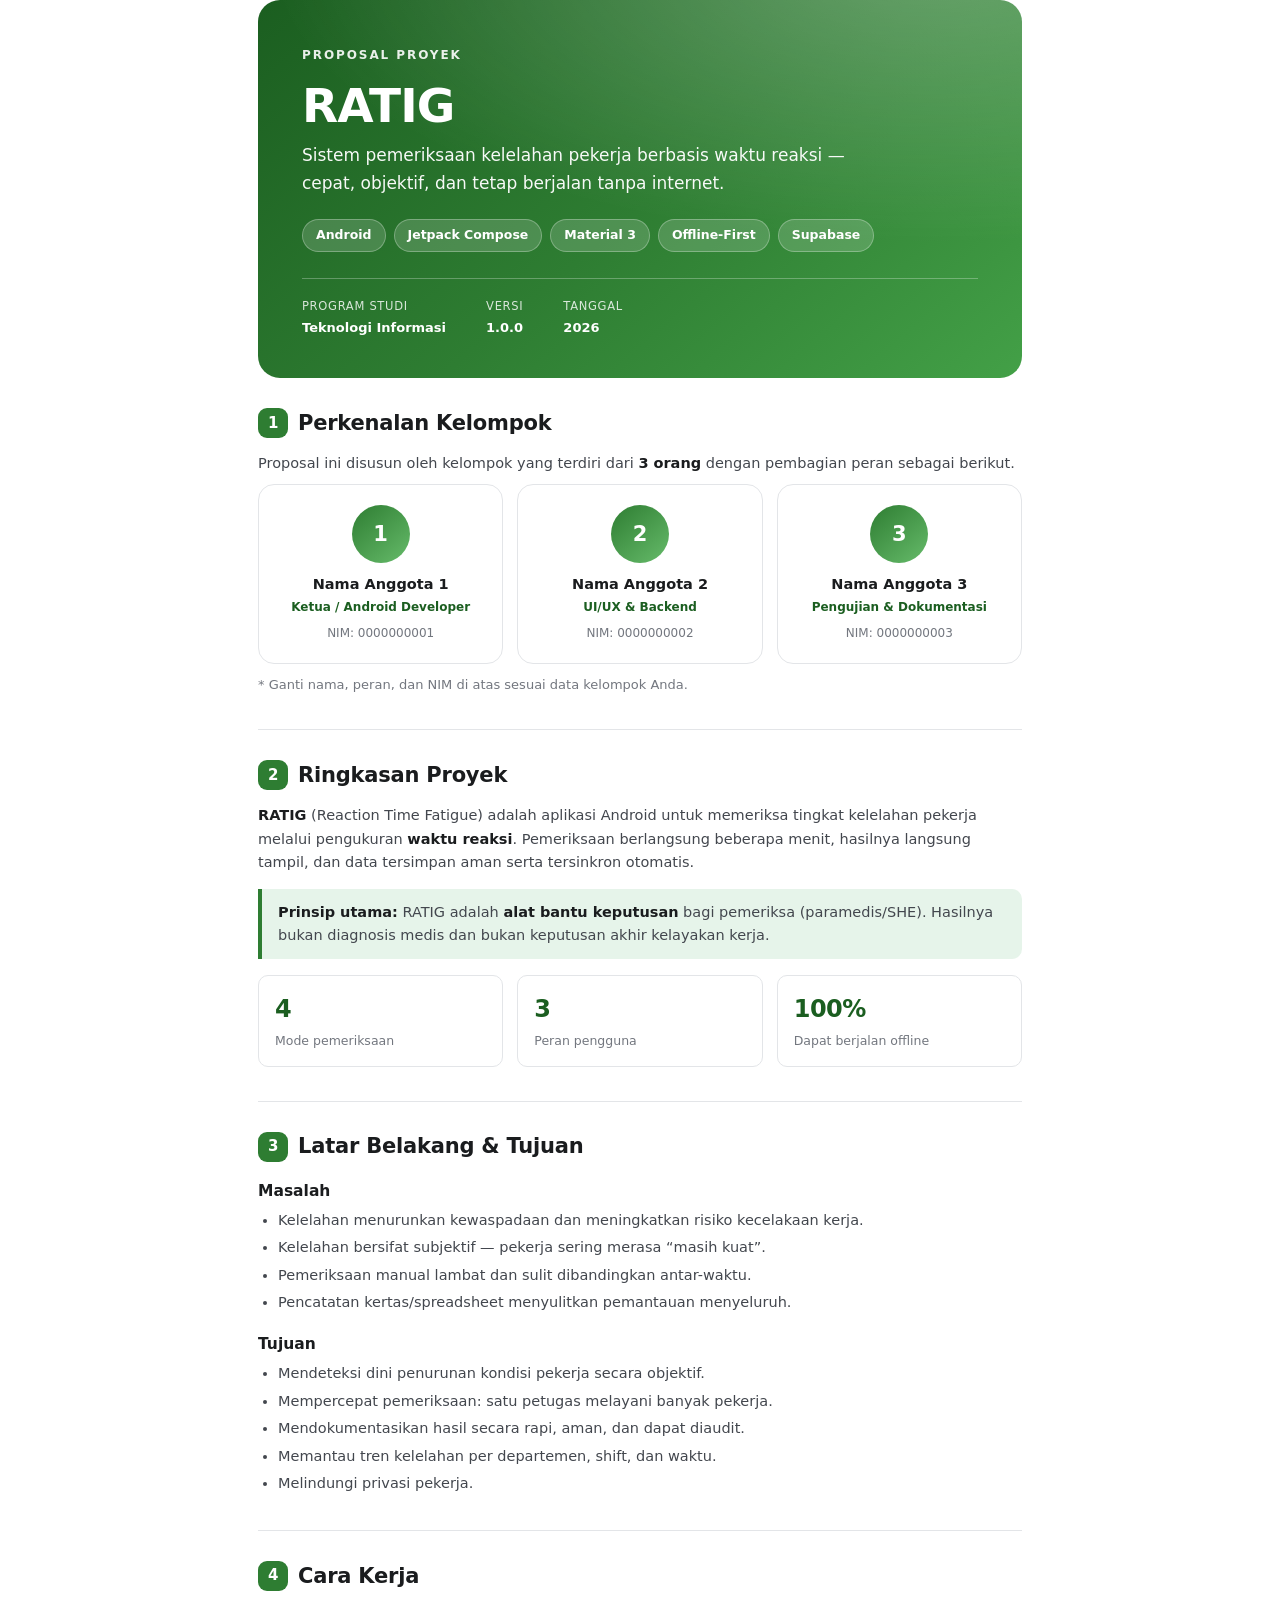
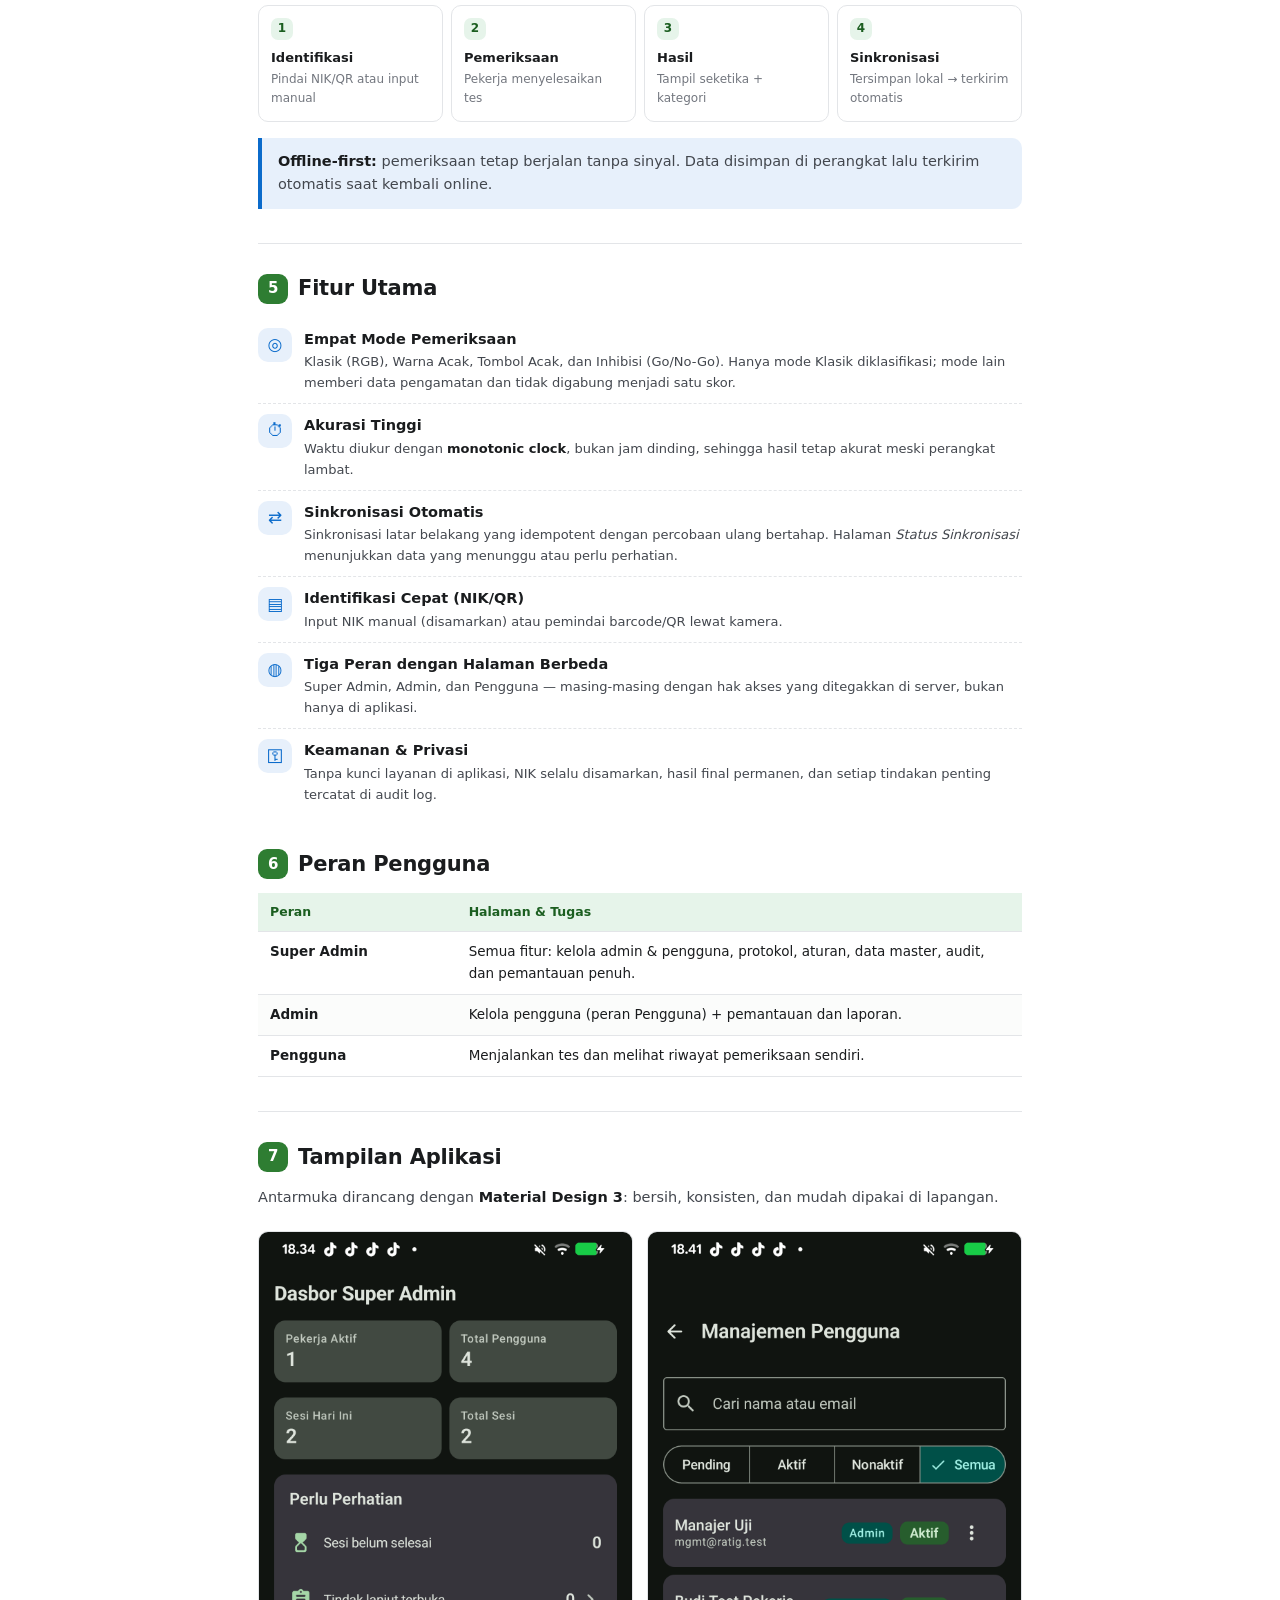
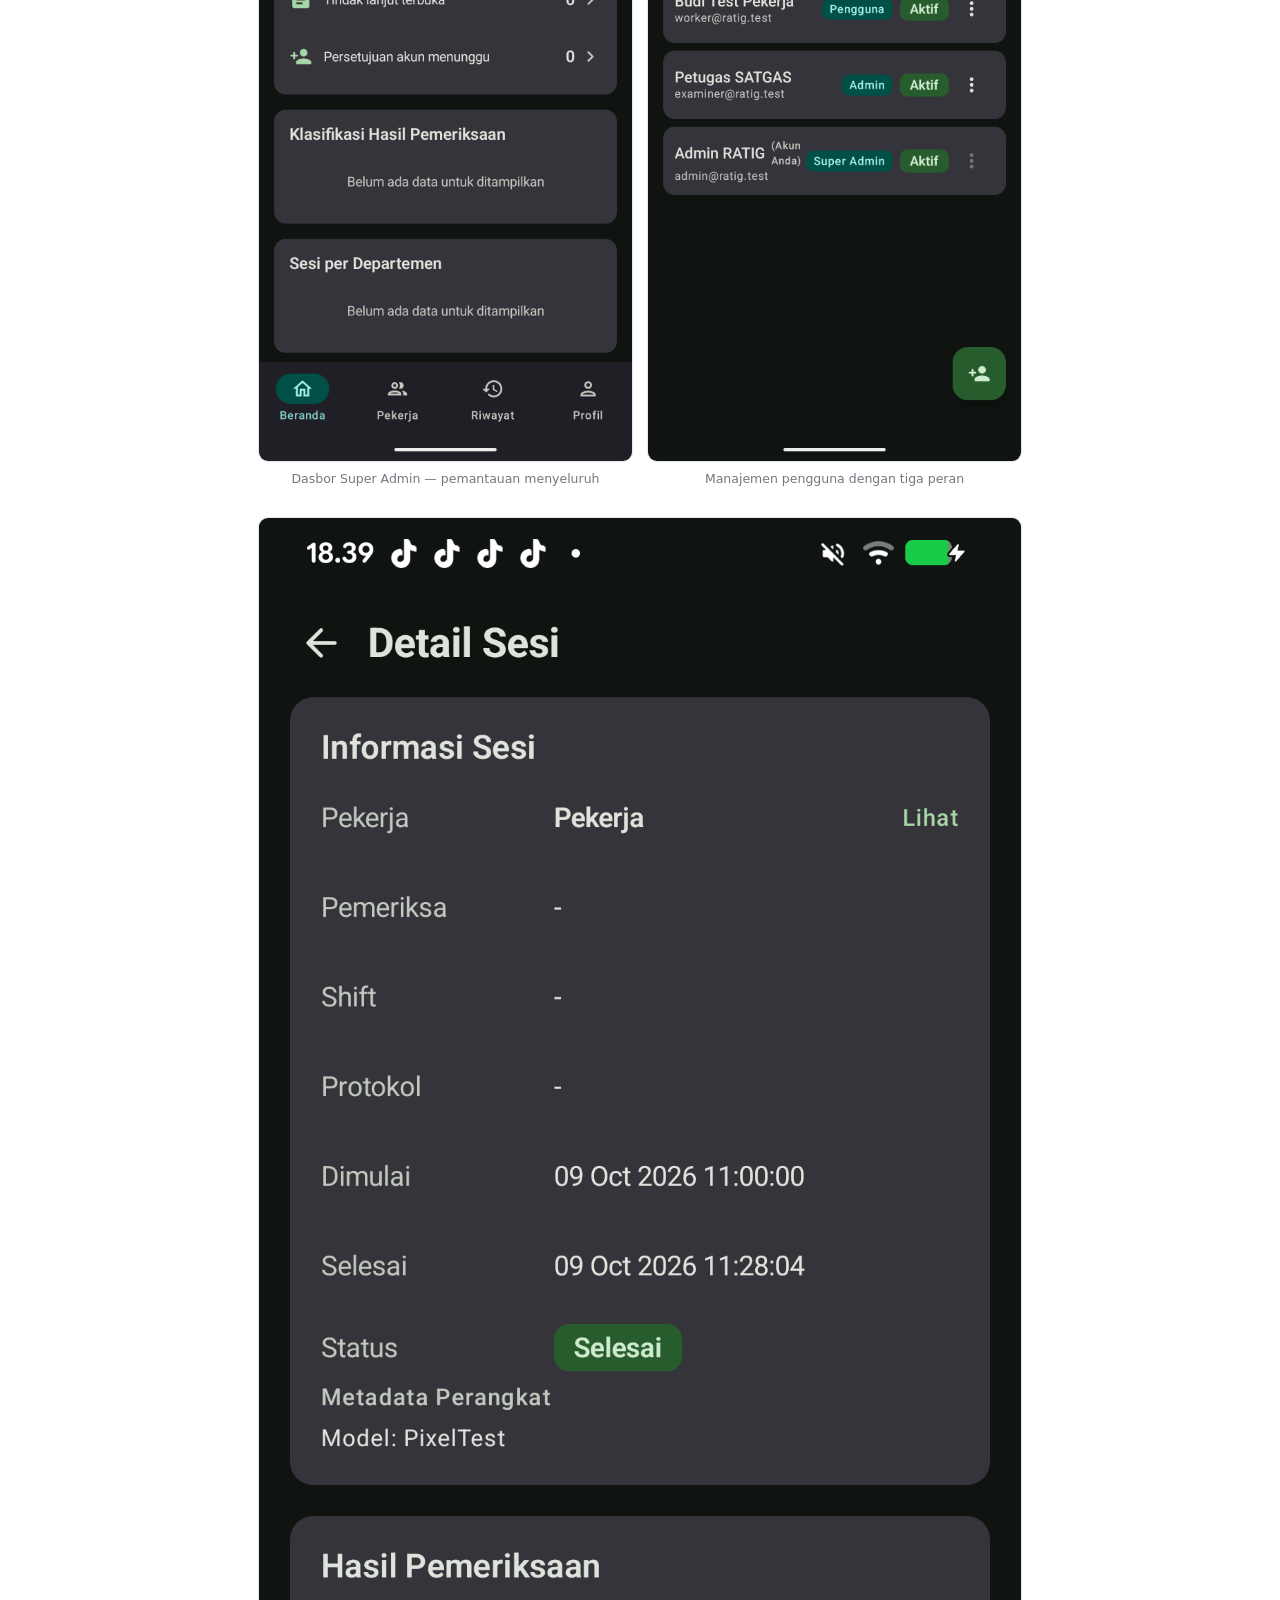
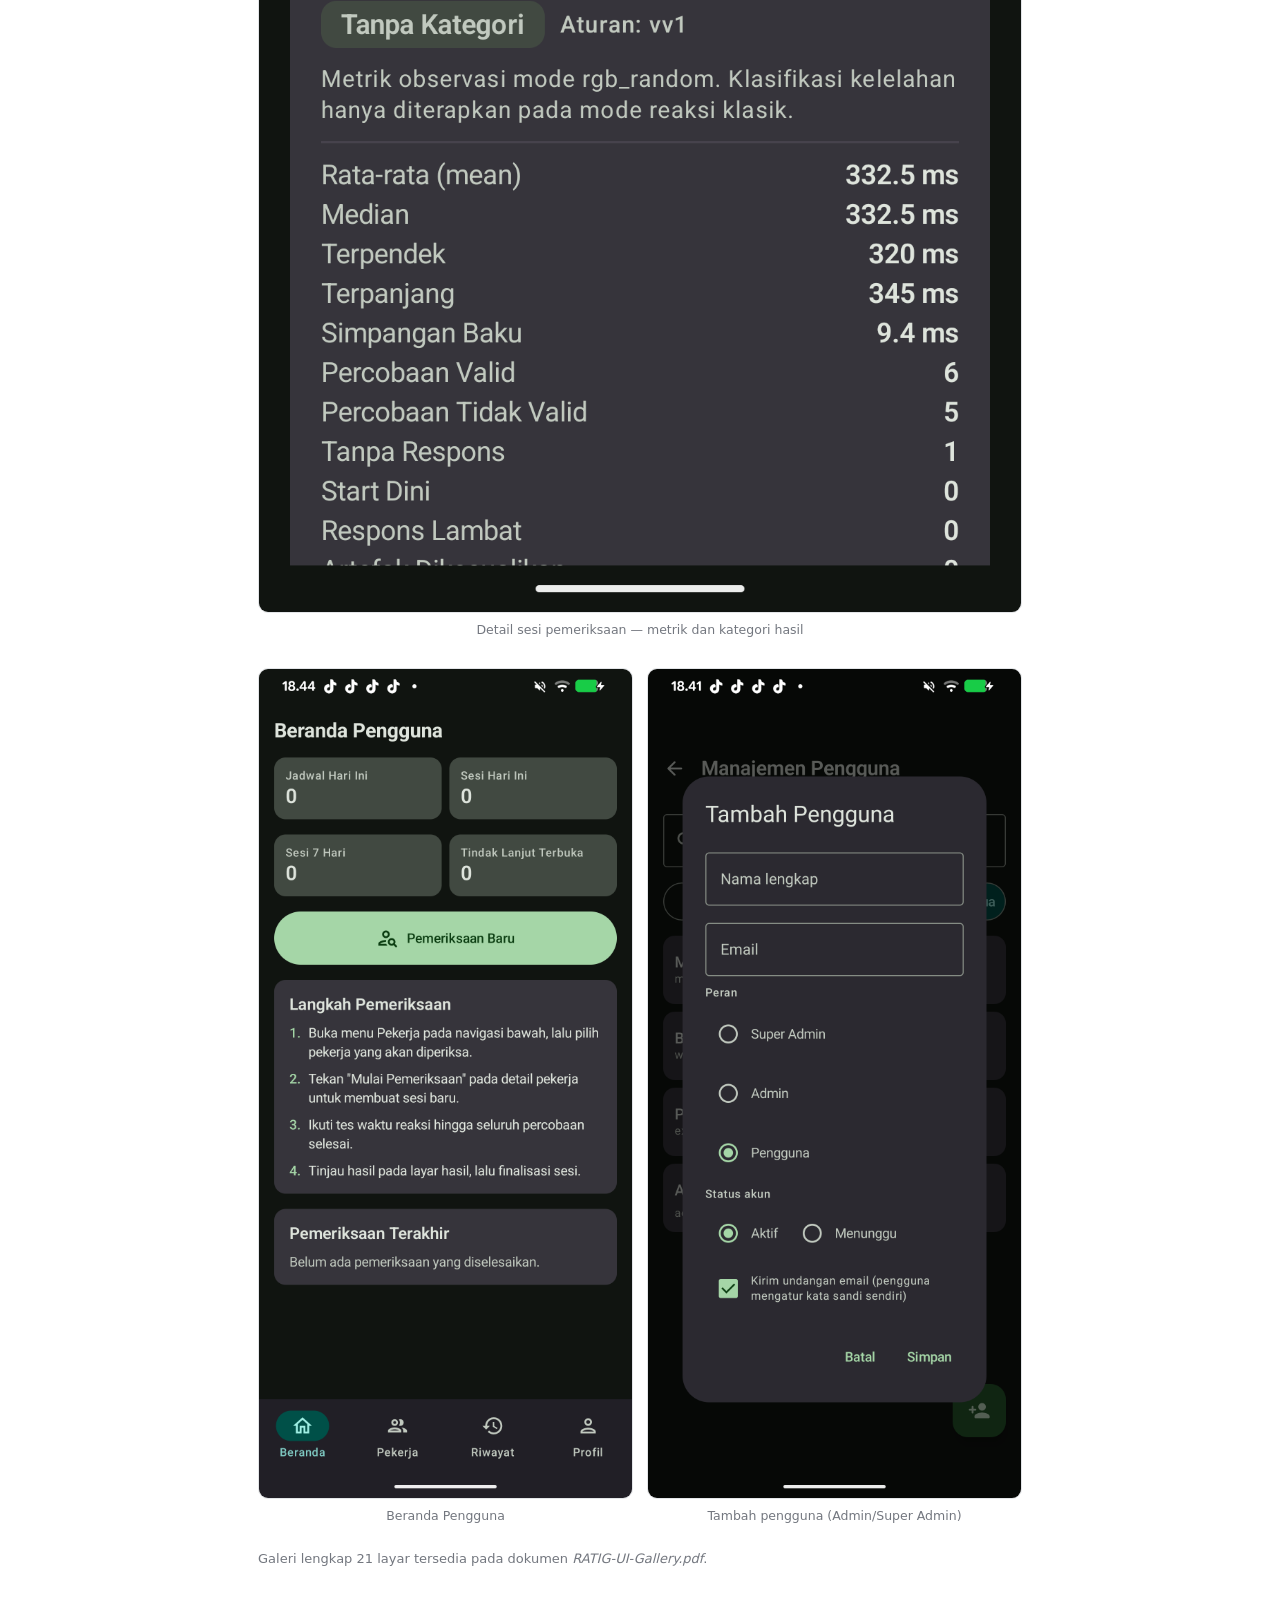
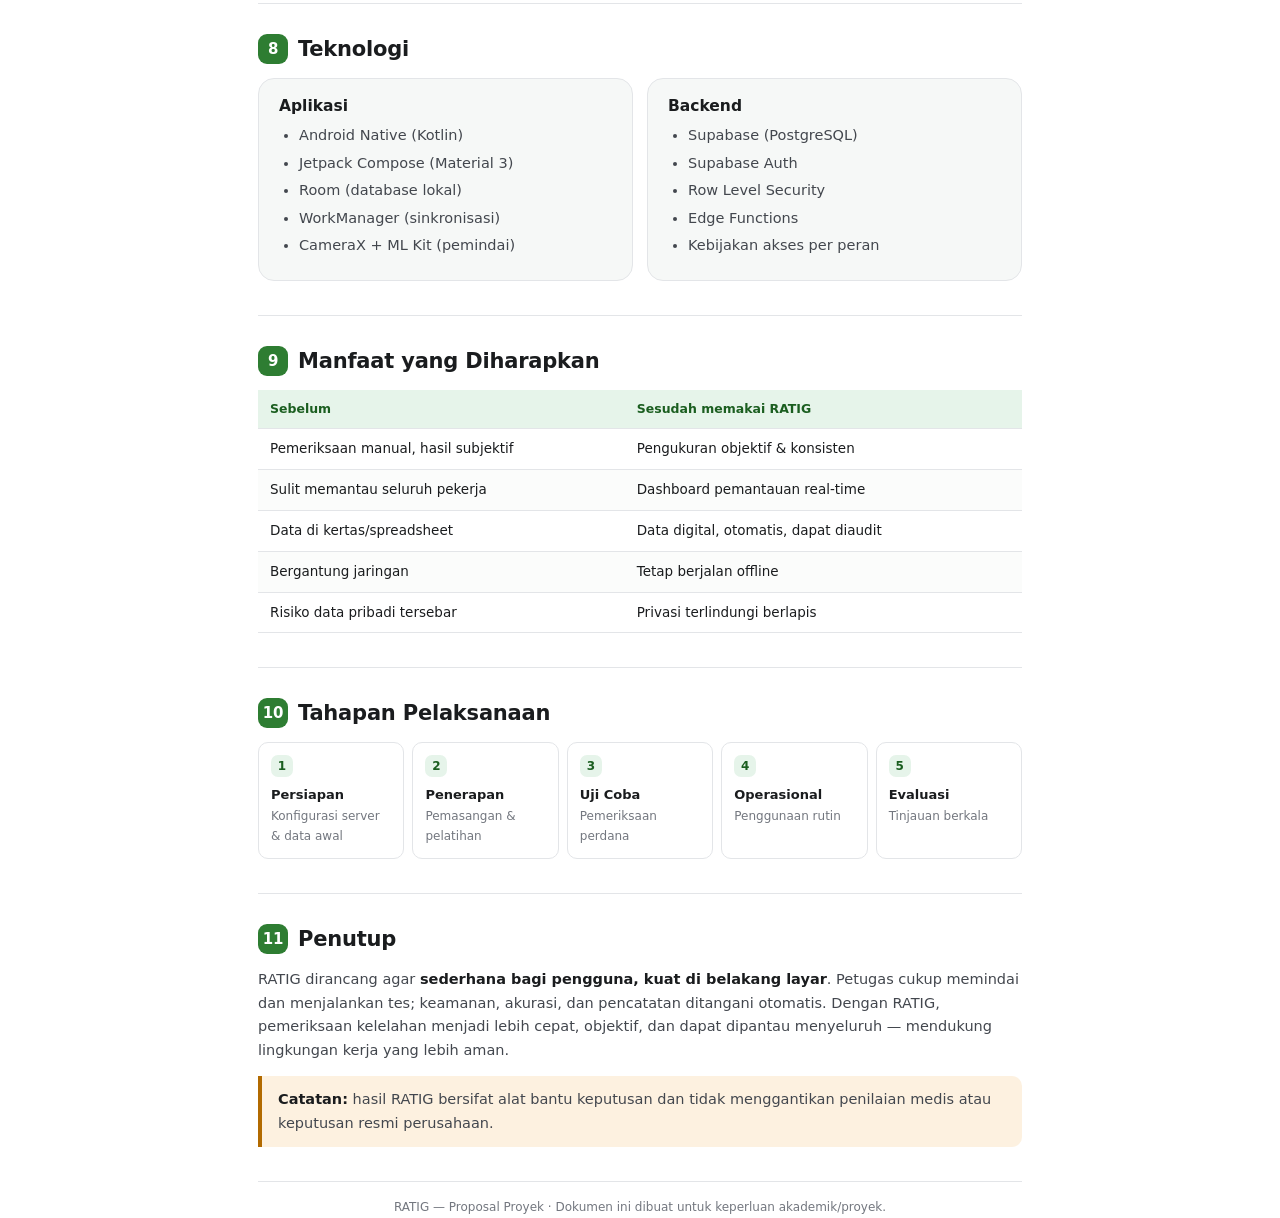
<file: docs/proposal/proposal.html>
<!DOCTYPE html>
<html lang="id">
<head>
<meta charset="utf-8" />
<title>Proposal RATIG</title>
<style>
  /* ---------- Design tokens ---------- */
  :root {
    --ink: #1a1c1e;
    --ink-2: #43474e;
    --ink-3: #73777f;
    --line: #e3e5e8;
    --bg: #ffffff;
    --bg-soft: #f6f8f7;
    --brand: #2e7d32;
    --brand-dark: #1b5e20;
    --brand-soft: #e6f4ea;
    --accent: #0b6bcb;
    --accent-soft: #e7f0fb;
    --warn: #b26a00;
    --warn-soft: #fdf1e0;
    --radius: 16px;
    --radius-sm: 10px;
  }
  * { box-sizing: border-box; }
  html { -webkit-print-color-adjust: exact; print-color-adjust: exact; }
  body {
    margin: 0;
    font-family: "Segoe UI", Roboto, system-ui, sans-serif;
    color: var(--ink);
    background: var(--bg);
    line-height: 1.62;
    font-size: 14.5px;
  }
  @page { size: A4; margin: 16mm 15mm; }

  /* ---------- Layout ---------- */
  .wrap { max-width: 780px; margin: 0 auto; padding: 0 8px; }
  section { margin: 0 0 34px; break-inside: avoid-page; }
  h1, h2, h3 { line-height: 1.25; margin: 0; }
  h2 {
    font-size: 21px; font-weight: 700; letter-spacing: -.01em;
    margin: 0 0 14px; display: flex; align-items: center; gap: 10px;
  }
  h2 .num {
    flex: 0 0 auto;
    width: 30px; height: 30px; border-radius: 9px;
    background: var(--brand); color: #fff;
    font-size: 15px; font-weight: 700;
    display: inline-flex; align-items: center; justify-content: center;
  }
  h3 { font-size: 15.5px; font-weight: 600; margin: 20px 0 6px; color: var(--ink); }
  p { margin: 8px 0; color: var(--ink-2); }
  ul { margin: 8px 0; padding-left: 20px; color: var(--ink-2); }
  li { margin: 4px 0; }
  strong { color: var(--ink); }
  .muted { color: var(--ink-3); font-size: 13px; }

  /* ---------- Cover ---------- */
  .cover {
    background:
      radial-gradient(1100px 480px at 88% -12%, rgba(255,255,255,.28), transparent 60%),
      linear-gradient(140deg, #1b5e20 0%, #2e7d32 52%, #43a047 100%);
    color: #fff; border-radius: 22px;
    padding: 46px 44px 40px; margin-bottom: 30px;
    break-inside: avoid;
  }
  .cover .kicker {
    font-size: 12px; font-weight: 700; letter-spacing: .16em;
    text-transform: uppercase; opacity: .9;
  }
  .cover h1 { font-size: 47px; font-weight: 800; letter-spacing: -.02em; margin: 12px 0 6px; }
  .cover .tagline { font-size: 17px; opacity: .96; max-width: 34em; }
  .cover .pills { margin-top: 22px; display: flex; flex-wrap: wrap; gap: 8px; }
  .pill {
    background: rgba(255,255,255,.16);
    border: 1px solid rgba(255,255,255,.28);
    border-radius: 999px; padding: 5px 13px; font-size: 12.5px; font-weight: 600;
  }
  .cover .meta {
    margin-top: 26px; padding-top: 18px;
    border-top: 1px solid rgba(255,255,255,.28);
    display: flex; gap: 40px; font-size: 13px;
  }
  .cover .meta .lbl { opacity: .82; font-size: 11.5px; letter-spacing: .06em; text-transform: uppercase; }
  .cover .meta .val { font-weight: 600; margin-top: 2px; }

  /* ---------- Cards ---------- */
  .card {
    background: var(--bg-soft); border: 1px solid var(--line);
    border-radius: var(--radius); padding: 18px 20px;
    break-inside: avoid;
  }
  .grid { display: grid; gap: 14px; }
  .g2 { grid-template-columns: 1fr 1fr; }
  .g3 { grid-template-columns: repeat(3, 1fr); }

  .stat {
    background: #fff; border: 1px solid var(--line); border-radius: var(--radius-sm);
    padding: 14px 16px; text-align: left;
  }
  .stat .n { font-size: 24px; font-weight: 800; color: var(--brand-dark); letter-spacing: -.02em; }
  .stat .l { font-size: 12.5px; color: var(--ink-3); margin-top: 2px; }

  .callout {
    border-left: 4px solid var(--brand); background: var(--brand-soft);
    border-radius: 0 var(--radius-sm) var(--radius-sm) 0;
    padding: 12px 16px; margin: 14px 0; color: var(--ink-2);
  }
  .callout.warn { border-left-color: var(--warn); background: var(--warn-soft); }
  .callout.info { border-left-color: var(--accent); background: var(--accent-soft); }
  .callout .t { font-weight: 700; color: var(--ink); }

  /* ---------- Team ---------- */
  .team { display: grid; grid-template-columns: repeat(3, 1fr); gap: 14px; }
  .member {
    background: #fff; border: 1px solid var(--line);
    border-radius: var(--radius); padding: 20px 16px; text-align: center;
    break-inside: avoid;
  }
  .avatar {
    width: 58px; height: 58px; border-radius: 50%; margin: 0 auto 10px;
    background: linear-gradient(140deg, var(--brand), #66bb6a);
    color: #fff; font-weight: 800; font-size: 21px;
    display: flex; align-items: center; justify-content: center;
  }
  .member .name { font-weight: 700; font-size: 14.5px; }
  .member .role { font-size: 12px; color: var(--brand-dark); font-weight: 600; margin-top: 2px; }
  .member .nim { font-size: 12px; color: var(--ink-3); margin-top: 6px; }

  /* ---------- Flow ---------- */
  .flow { display: flex; align-items: stretch; gap: 8px; flex-wrap: wrap; }
  .step {
    flex: 1 1 0; min-width: 118px;
    background: #fff; border: 1px solid var(--line); border-radius: var(--radius-sm);
    padding: 12px; position: relative;
  }
  .step .idx {
    width: 22px; height: 22px; border-radius: 7px; background: var(--brand-soft);
    color: var(--brand-dark); font-weight: 700; font-size: 12px;
    display: flex; align-items: center; justify-content: center; margin-bottom: 7px;
  }
  .step .t { font-weight: 600; font-size: 13px; }
  .step .d { font-size: 12px; color: var(--ink-3); margin-top: 2px; }

  /* ---------- Table ---------- */
  table { width: 100%; border-collapse: collapse; margin: 12px 0; font-size: 13.5px; }
  th, td { text-align: left; padding: 9px 12px; border-bottom: 1px solid var(--line); vertical-align: top; }
  thead th { background: var(--brand-soft); color: var(--brand-dark); font-weight: 700; font-size: 12.5px; }
  tbody tr:nth-child(even) { background: #fbfcfb; }
  td strong { color: var(--ink); }

  /* ---------- Feature rows ---------- */
  .feat { display: flex; gap: 12px; align-items: flex-start; padding: 10px 0; border-bottom: 1px dashed var(--line); }
  .feat:last-child { border-bottom: 0; }
  .feat .ico {
    flex: 0 0 auto; width: 34px; height: 34px; border-radius: 10px;
    background: var(--accent-soft); color: var(--accent);
    display: flex; align-items: center; justify-content: center; font-size: 17px;
  }
  .feat .t { font-weight: 700; }
  .feat .d { font-size: 13px; color: var(--ink-2); }

  /* ---------- Figures ---------- */
  .figure { margin: 14px 0; break-inside: avoid; }
  .figure img { width: 100%; display: block; border: 1px solid var(--line); border-radius: var(--radius-sm); }
  .figure figcaption { font-size: 12.5px; color: var(--ink-3); margin-top: 7px; text-align: center; }
  .figrow { display: grid; grid-template-columns: 1fr 1fr; gap: 14px; }

  /* ---------- Section divider ---------- */
  .rule { height: 1px; background: var(--line); border: 0; margin: 30px 0; }
  .pagebreak { break-before: page; }

  footer { margin-top: 34px; padding-top: 16px; border-top: 1px solid var(--line);
           font-size: 12px; color: var(--ink-3); text-align: center; }
</style>
</head>
<body>
<div class="wrap">

  <!-- ================= COVER ================= -->
  <div class="cover">
    <div class="kicker">Proposal Proyek</div>
    <h1>RATIG</h1>
    <div class="tagline">
      Sistem pemeriksaan kelelahan pekerja berbasis waktu reaksi —
      cepat, objektif, dan tetap berjalan tanpa internet.
    </div>
    <div class="pills">
      <span class="pill">Android</span>
      <span class="pill">Jetpack Compose</span>
      <span class="pill">Material 3</span>
      <span class="pill">Offline-First</span>
      <span class="pill">Supabase</span>
    </div>
    <div class="meta">
      <div>
        <div class="lbl">Program Studi</div>
        <div class="val">Teknologi Informasi</div>
      </div>
      <div>
        <div class="lbl">Versi</div>
        <div class="val">1.0.0</div>
      </div>
      <div>
        <div class="lbl">Tanggal</div>
        <div class="val">2026</div>
      </div>
    </div>
  </div>

  <!-- ================= TEAM ================= -->
  <section>
    <h2><span class="num">1</span> Perkenalan Kelompok</h2>
    <p>
      Proposal ini disusun oleh kelompok yang terdiri dari <strong>3 orang</strong>
      dengan pembagian peran sebagai berikut.
    </p>
    <div class="team">
      <div class="member">
        <div class="avatar">1</div>
        <div class="name">Nama Anggota 1</div>
        <div class="role">Ketua / Android Developer</div>
        <div class="nim">NIM: 0000000001</div>
      </div>
      <div class="member">
        <div class="avatar">2</div>
        <div class="name">Nama Anggota 2</div>
        <div class="role">UI/UX &amp; Backend</div>
        <div class="nim">NIM: 0000000002</div>
      </div>
      <div class="member">
        <div class="avatar">3</div>
        <div class="name">Nama Anggota 3</div>
        <div class="role">Pengujian &amp; Dokumentasi</div>
        <div class="nim">NIM: 0000000003</div>
      </div>
    </div>
    <p class="muted" style="margin-top:10px">
      * Ganti nama, peran, dan NIM di atas sesuai data kelompok Anda.
    </p>
  </section>

  <hr class="rule" />

  <!-- ================= RINGKASAN ================= -->
  <section>
    <h2><span class="num">2</span> Ringkasan Proyek</h2>
    <p>
      <strong>RATIG</strong> (Reaction Time Fatigue) adalah aplikasi Android untuk
      memeriksa tingkat kelelahan pekerja melalui pengukuran <strong>waktu reaksi</strong>.
      Pemeriksaan berlangsung beberapa menit, hasilnya langsung tampil, dan data
      tersimpan aman serta tersinkron otomatis.
    </p>
    <div class="callout">
      <span class="t">Prinsip utama:</span> RATIG adalah <strong>alat bantu keputusan</strong>
      bagi pemeriksa (paramedis/SHE). Hasilnya bukan diagnosis medis dan bukan
      keputusan akhir kelayakan kerja.
    </div>
    <div class="grid g3" style="margin-top:16px">
      <div class="stat"><div class="n">4</div><div class="l">Mode pemeriksaan</div></div>
      <div class="stat"><div class="n">3</div><div class="l">Peran pengguna</div></div>
      <div class="stat"><div class="n">100%</div><div class="l">Dapat berjalan offline</div></div>
    </div>
  </section>

  <hr class="rule" />

  <!-- ================= LATAR BELAKANG ================= -->
  <section>
    <h2><span class="num">3</span> Latar Belakang &amp; Tujuan</h2>
    <h3>Masalah</h3>
    <ul>
      <li>Kelelahan menurunkan kewaspadaan dan meningkatkan risiko kecelakaan kerja.</li>
      <li>Kelelahan bersifat subjektif — pekerja sering merasa “masih kuat”.</li>
      <li>Pemeriksaan manual lambat dan sulit dibandingkan antar-waktu.</li>
      <li>Pencatatan kertas/spreadsheet menyulitkan pemantauan menyeluruh.</li>
    </ul>
    <h3>Tujuan</h3>
    <ul>
      <li>Mendeteksi dini penurunan kondisi pekerja secara objektif.</li>
      <li>Mempercepat pemeriksaan: satu petugas melayani banyak pekerja.</li>
      <li>Mendokumentasikan hasil secara rapi, aman, dan dapat diaudit.</li>
      <li>Memantau tren kelelahan per departemen, shift, dan waktu.</li>
      <li>Melindungi privasi pekerja.</li>
    </ul>
  </section>

  <hr class="rule" />

  <!-- ================= ALUR ================= -->
  <section>
    <h2><span class="num">4</span> Cara Kerja</h2>
    <div class="flow">
      <div class="step"><div class="idx">1</div><div class="t">Identifikasi</div><div class="d">Pindai NIK/QR atau input manual</div></div>
      <div class="step"><div class="idx">2</div><div class="t">Pemeriksaan</div><div class="d">Pekerja menyelesaikan tes</div></div>
      <div class="step"><div class="idx">3</div><div class="t">Hasil</div><div class="d">Tampil seketika + kategori</div></div>
      <div class="step"><div class="idx">4</div><div class="t">Sinkronisasi</div><div class="d">Tersimpan lokal → terkirim otomatis</div></div>
    </div>
    <div class="callout info" style="margin-top:16px">
      <span class="t">Offline-first:</span> pemeriksaan tetap berjalan tanpa sinyal.
      Data disimpan di perangkat lalu terkirim otomatis saat kembali online.
    </div>
  </section>

  <hr class="rule" />

  <!-- ================= FITUR ================= -->
  <section>
    <h2><span class="num">5</span> Fitur Utama</h2>

    <div class="feat">
      <div class="ico">◎</div>
      <div>
        <div class="t">Empat Mode Pemeriksaan</div>
        <div class="d">Klasik (RGB), Warna Acak, Tombol Acak, dan Inhibisi (Go/No-Go).
        Hanya mode Klasik diklasifikasi; mode lain memberi data pengamatan dan tidak
        digabung menjadi satu skor.</div>
      </div>
    </div>
    <div class="feat">
      <div class="ico">⏱</div>
      <div>
        <div class="t">Akurasi Tinggi</div>
        <div class="d">Waktu diukur dengan <strong>monotonic clock</strong>, bukan jam dinding,
        sehingga hasil tetap akurat meski perangkat lambat.</div>
      </div>
    </div>
    <div class="feat">
      <div class="ico">⇄</div>
      <div>
        <div class="t">Sinkronisasi Otomatis</div>
        <div class="d">Sinkronisasi latar belakang yang idempotent dengan percobaan ulang
        bertahap. Halaman <em>Status Sinkronisasi</em> menunjukkan data yang menunggu atau
        perlu perhatian.</div>
      </div>
    </div>
    <div class="feat">
      <div class="ico">▤</div>
      <div>
        <div class="t">Identifikasi Cepat (NIK/QR)</div>
        <div class="d">Input NIK manual (disamarkan) atau pemindai barcode/QR lewat kamera.</div>
      </div>
    </div>
    <div class="feat">
      <div class="ico">◍</div>
      <div>
        <div class="t">Tiga Peran dengan Halaman Berbeda</div>
        <div class="d">Super Admin, Admin, dan Pengguna — masing-masing dengan hak akses
        yang ditegakkan di server, bukan hanya di aplikasi.</div>
      </div>
    </div>
    <div class="feat">
      <div class="ico">⚿</div>
      <div>
        <div class="t">Keamanan &amp; Privasi</div>
        <div class="d">Tanpa kunci layanan di aplikasi, NIK selalu disamarkan, hasil final
        permanen, dan setiap tindakan penting tercatat di audit log.</div>
      </div>
    </div>
  </section>

  <div class="pagebreak"></div>

  <!-- ================= PERAN ================= -->
  <section>
    <h2><span class="num">6</span> Peran Pengguna</h2>
    <table>
      <thead>
        <tr><th style="width:26%">Peran</th><th>Halaman &amp; Tugas</th></tr>
      </thead>
      <tbody>
        <tr><td><strong>Super Admin</strong></td><td>Semua fitur: kelola admin &amp; pengguna, protokol, aturan, data master, audit, dan pemantauan penuh.</td></tr>
        <tr><td><strong>Admin</strong></td><td>Kelola pengguna (peran Pengguna) + pemantauan dan laporan.</td></tr>
        <tr><td><strong>Pengguna</strong></td><td>Menjalankan tes dan melihat riwayat pemeriksaan sendiri.</td></tr>
      </tbody>
    </table>
  </section>

  <hr class="rule" />

  <!-- ================= TAMPILAN ================= -->
  <section>
    <h2><span class="num">7</span> Tampilan Aplikasi</h2>
    <p>Antarmuka dirancang dengan <strong>Material Design 3</strong>: bersih, konsisten,
    dan mudah dipakai di lapangan.</p>

    <div class="figrow">
      <figure class="figure">
        <img src="ui/02_dashboard_superadmin.png" alt="Dasbor Super Admin" />
        <figcaption>Dasbor Super Admin — pemantauan menyeluruh</figcaption>
      </figure>
      <figure class="figure">
        <img src="ui/06_pengguna_semua.png" alt="Manajemen pengguna" />
        <figcaption>Manajemen pengguna dengan tiga peran</figcaption>
      </figure>
    </div>

    <figure class="figure">
      <img src="ui/11_detail_sesi.png" alt="Detail sesi" />
      <figcaption>Detail sesi pemeriksaan — metrik dan kategori hasil</figcaption>
    </figure>

    <div class="figrow">
      <figure class="figure">
        <img src="ui/20_dashboard_user.png" alt="Beranda pengguna" />
        <figcaption>Beranda Pengguna</figcaption>
      </figure>
      <figure class="figure">
        <img src="ui/07_tambah_pengguna_dialog.png" alt="Tambah pengguna" />
        <figcaption>Tambah pengguna (Admin/Super Admin)</figcaption>
      </figure>
    </div>
    <p class="muted">Galeri lengkap 21 layar tersedia pada dokumen <em>RATIG-UI-Gallery.pdf</em>.</p>
  </section>

  <hr class="rule" />

  <!-- ================= TEKNOLOGI ================= -->
  <section>
    <h2><span class="num">8</span> Teknologi</h2>
    <div class="grid g2">
      <div class="card">
        <h3 style="margin-top:0">Aplikasi</h3>
        <ul style="margin-bottom:0">
          <li>Android Native (Kotlin)</li>
          <li>Jetpack Compose (Material 3)</li>
          <li>Room (database lokal)</li>
          <li>WorkManager (sinkronisasi)</li>
          <li>CameraX + ML Kit (pemindai)</li>
        </ul>
      </div>
      <div class="card">
        <h3 style="margin-top:0">Backend</h3>
        <ul style="margin-bottom:0">
          <li>Supabase (PostgreSQL)</li>
          <li>Supabase Auth</li>
          <li>Row Level Security</li>
          <li>Edge Functions</li>
          <li>Kebijakan akses per peran</li>
        </ul>
      </div>
    </div>
  </section>

  <hr class="rule" />

  <!-- ================= MANFAAT ================= -->
  <section>
    <h2><span class="num">9</span> Manfaat yang Diharapkan</h2>
    <table>
      <thead>
        <tr><th style="width:48%">Sebelum</th><th>Sesudah memakai RATIG</th></tr>
      </thead>
      <tbody>
        <tr><td>Pemeriksaan manual, hasil subjektif</td><td>Pengukuran objektif &amp; konsisten</td></tr>
        <tr><td>Sulit memantau seluruh pekerja</td><td>Dashboard pemantauan real-time</td></tr>
        <tr><td>Data di kertas/spreadsheet</td><td>Data digital, otomatis, dapat diaudit</td></tr>
        <tr><td>Bergantung jaringan</td><td>Tetap berjalan offline</td></tr>
        <tr><td>Risiko data pribadi tersebar</td><td>Privasi terlindungi berlapis</td></tr>
      </tbody>
    </table>
  </section>

  <hr class="rule" />

  <!-- ================= TAHAPAN ================= -->
  <section>
    <h2><span class="num">10</span> Tahapan Pelaksanaan</h2>
    <div class="flow">
      <div class="step"><div class="idx">1</div><div class="t">Persiapan</div><div class="d">Konfigurasi server &amp; data awal</div></div>
      <div class="step"><div class="idx">2</div><div class="t">Penerapan</div><div class="d">Pemasangan &amp; pelatihan</div></div>
      <div class="step"><div class="idx">3</div><div class="t">Uji Coba</div><div class="d">Pemeriksaan perdana</div></div>
      <div class="step"><div class="idx">4</div><div class="t">Operasional</div><div class="d">Penggunaan rutin</div></div>
      <div class="step"><div class="idx">5</div><div class="t">Evaluasi</div><div class="d">Tinjauan berkala</div></div>
    </div>
  </section>

  <hr class="rule" />

  <!-- ================= PENUTUP ================= -->
  <section>
    <h2><span class="num">11</span> Penutup</h2>
    <p>
      RATIG dirancang agar <strong>sederhana bagi pengguna, kuat di belakang layar</strong>.
      Petugas cukup memindai dan menjalankan tes; keamanan, akurasi, dan pencatatan
      ditangani otomatis. Dengan RATIG, pemeriksaan kelelahan menjadi lebih cepat,
      objektif, dan dapat dipantau menyeluruh — mendukung lingkungan kerja yang lebih aman.
    </p>
    <div class="callout warn">
      <span class="t">Catatan:</span> hasil RATIG bersifat alat bantu keputusan dan
      tidak menggantikan penilaian medis atau keputusan resmi perusahaan.
    </div>
  </section>

  <footer>
    RATIG — Proposal Proyek · Dokumen ini dibuat untuk keperluan akademik/proyek.
  </footer>

</div>
</body>
</html>
</file>
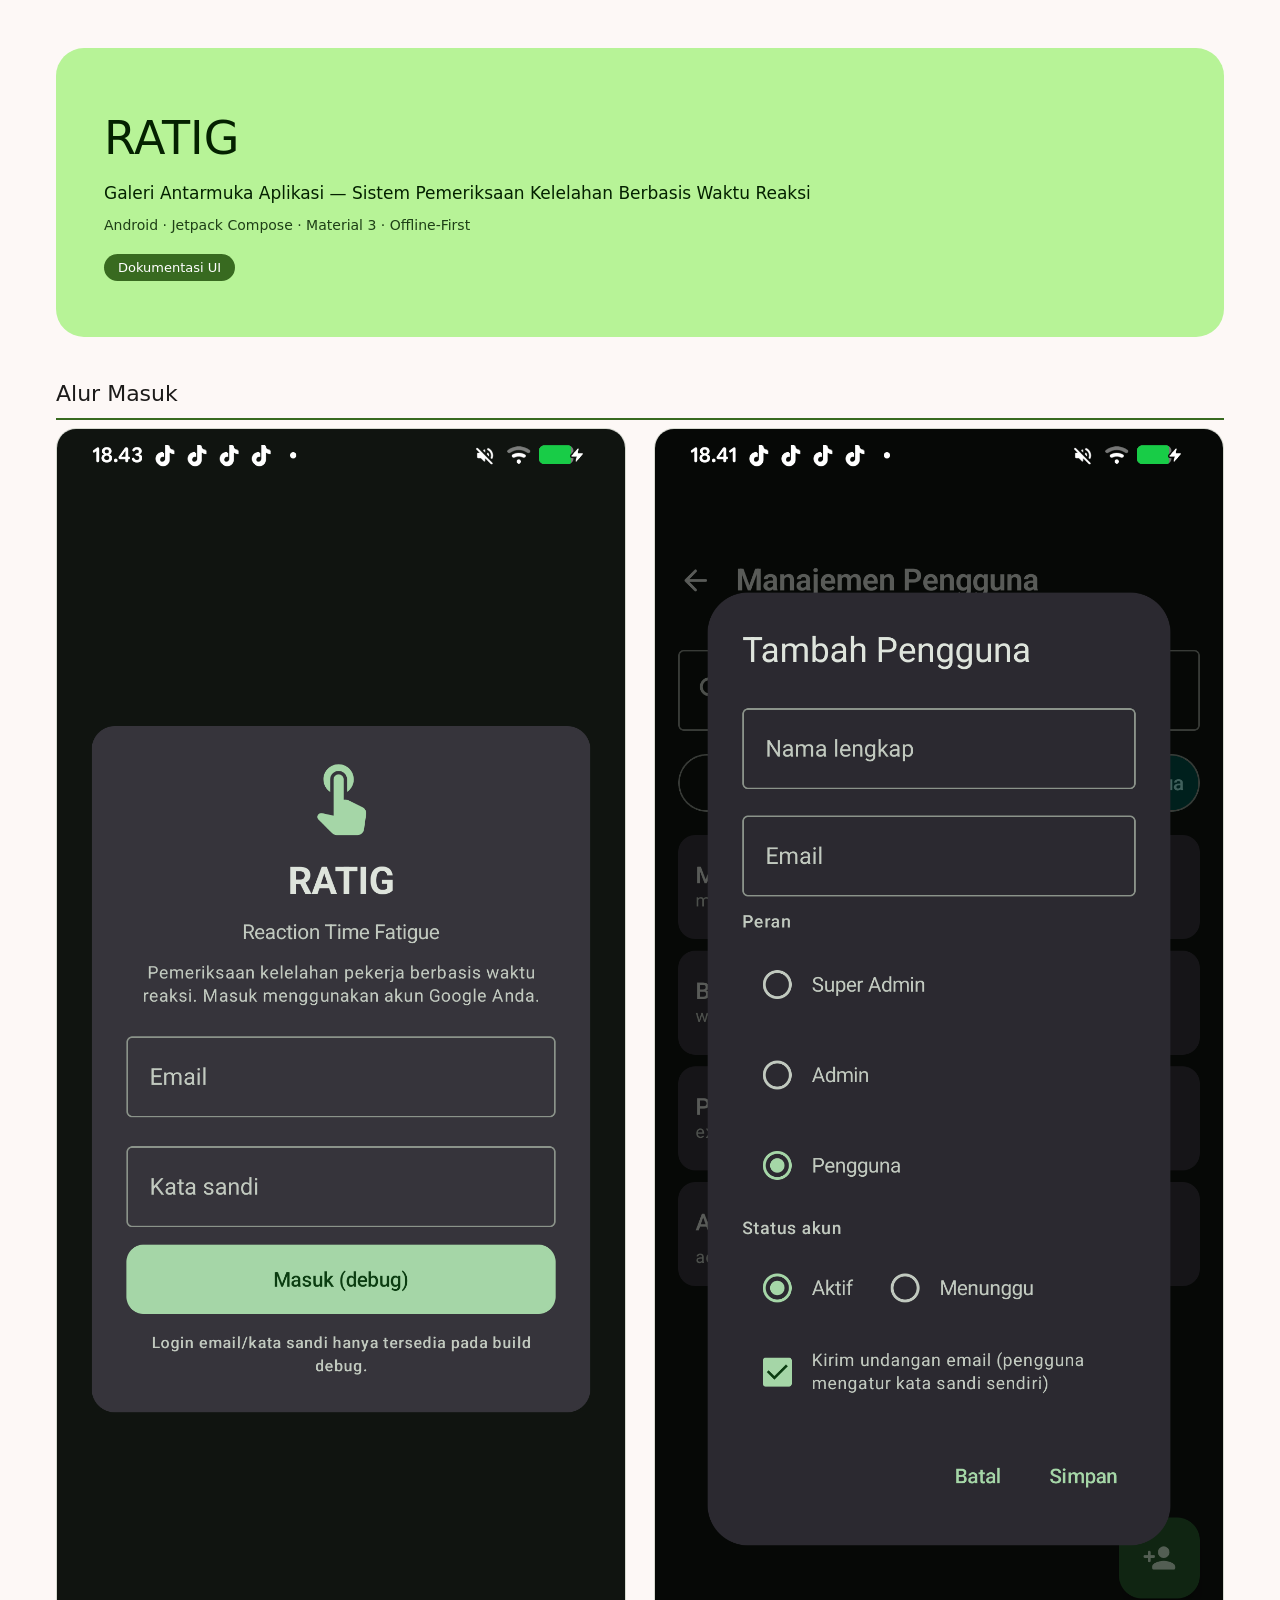
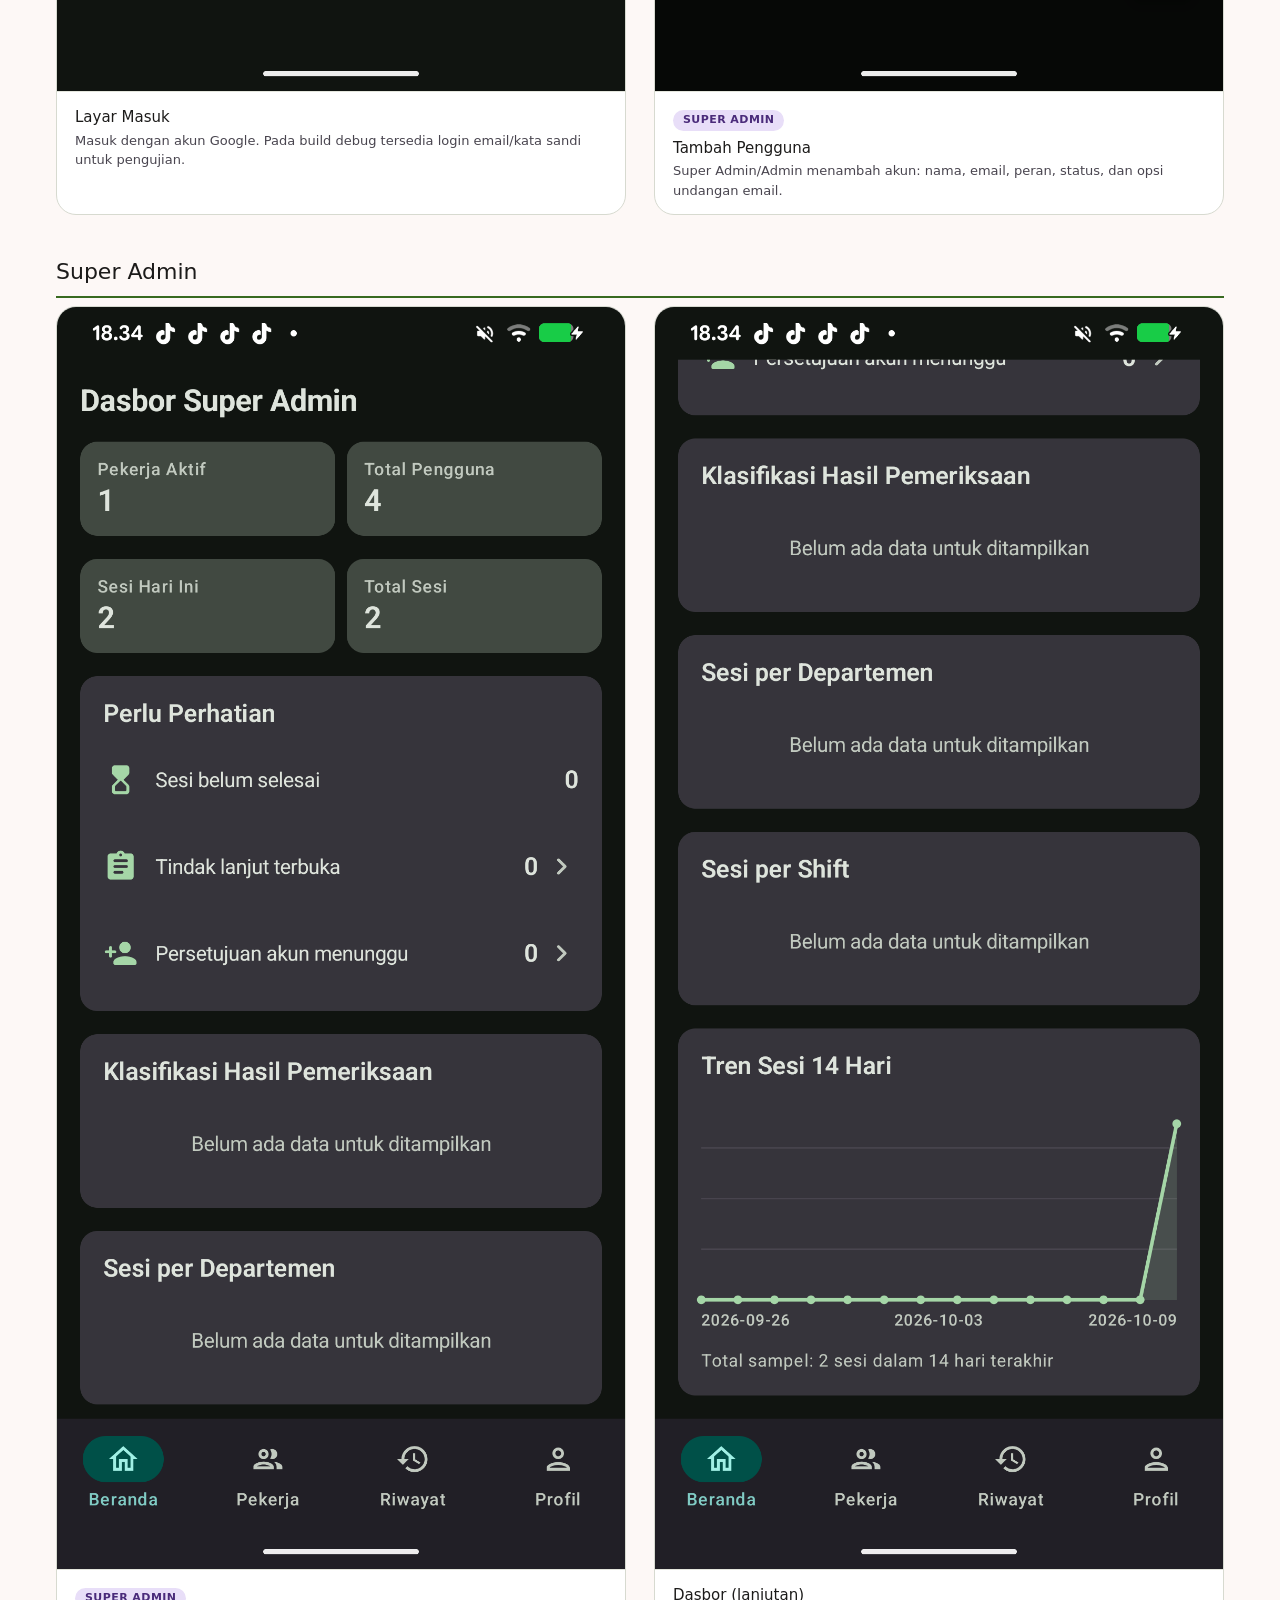
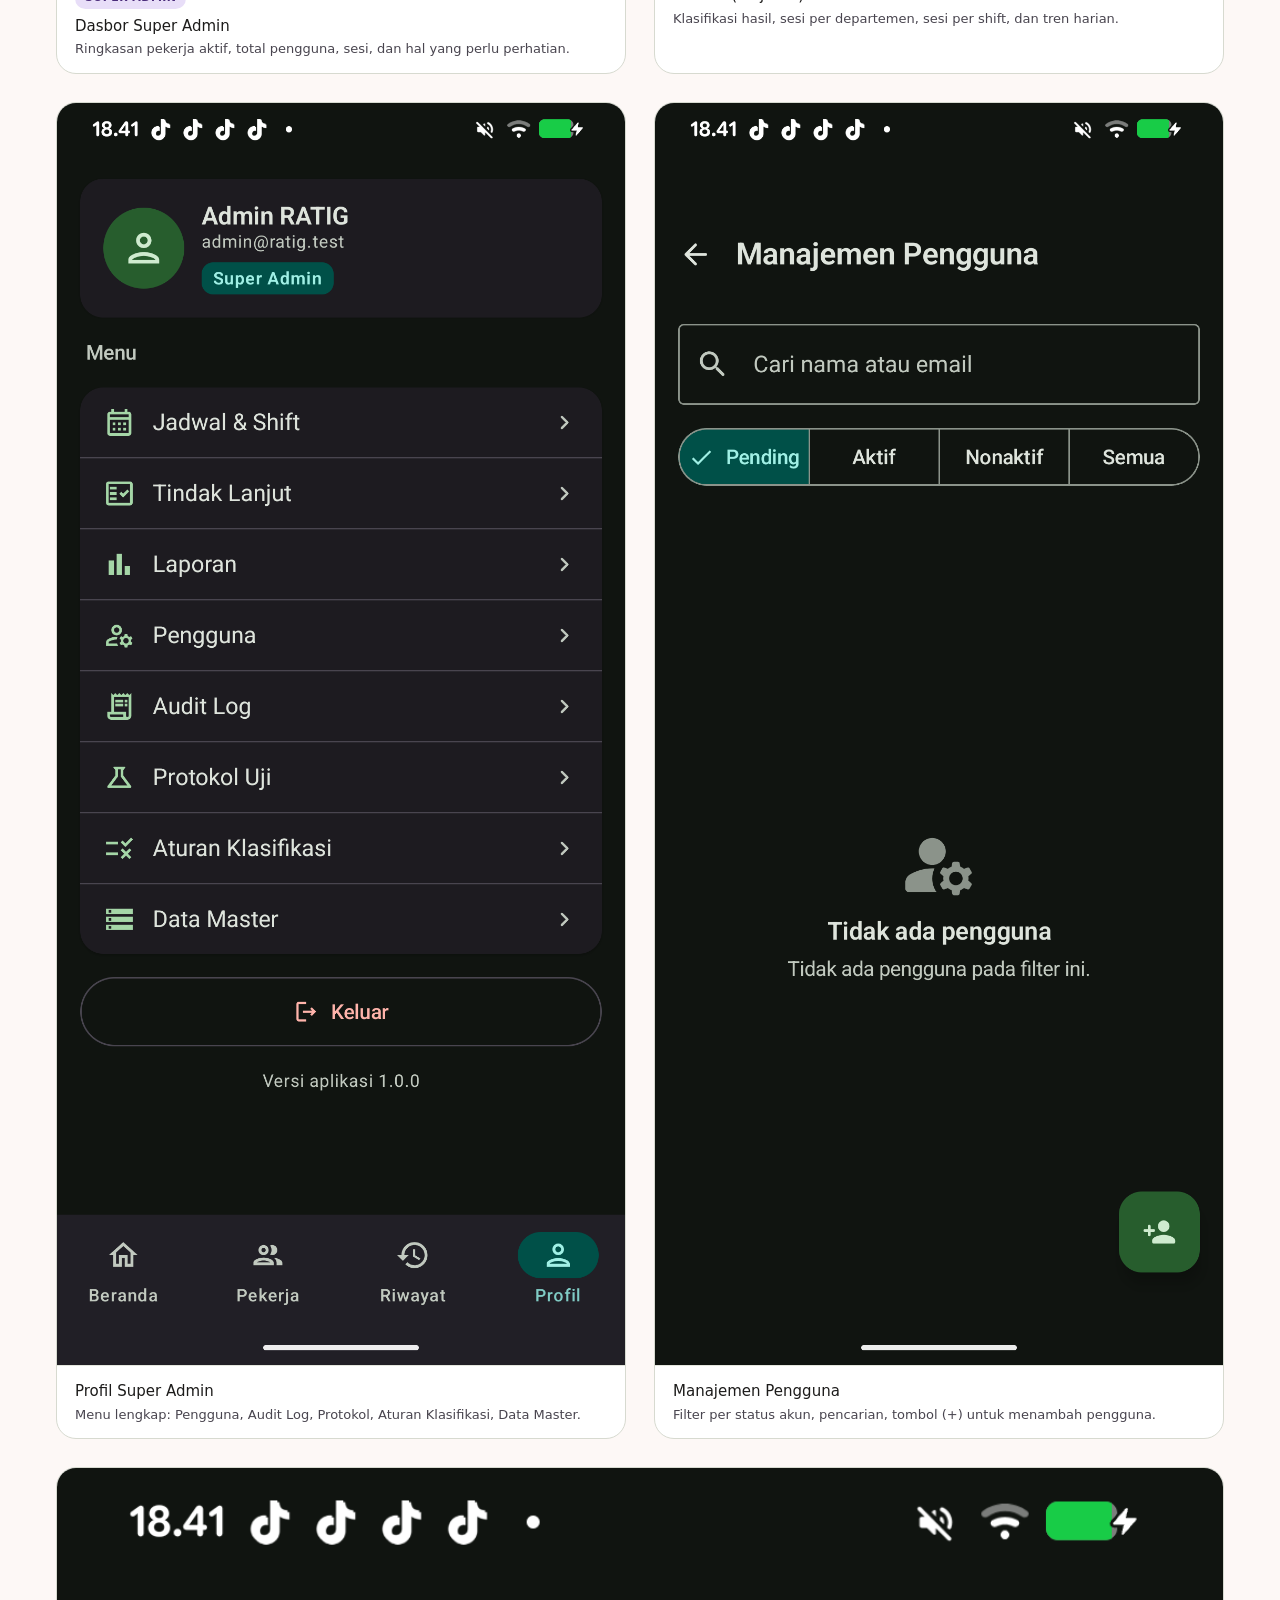
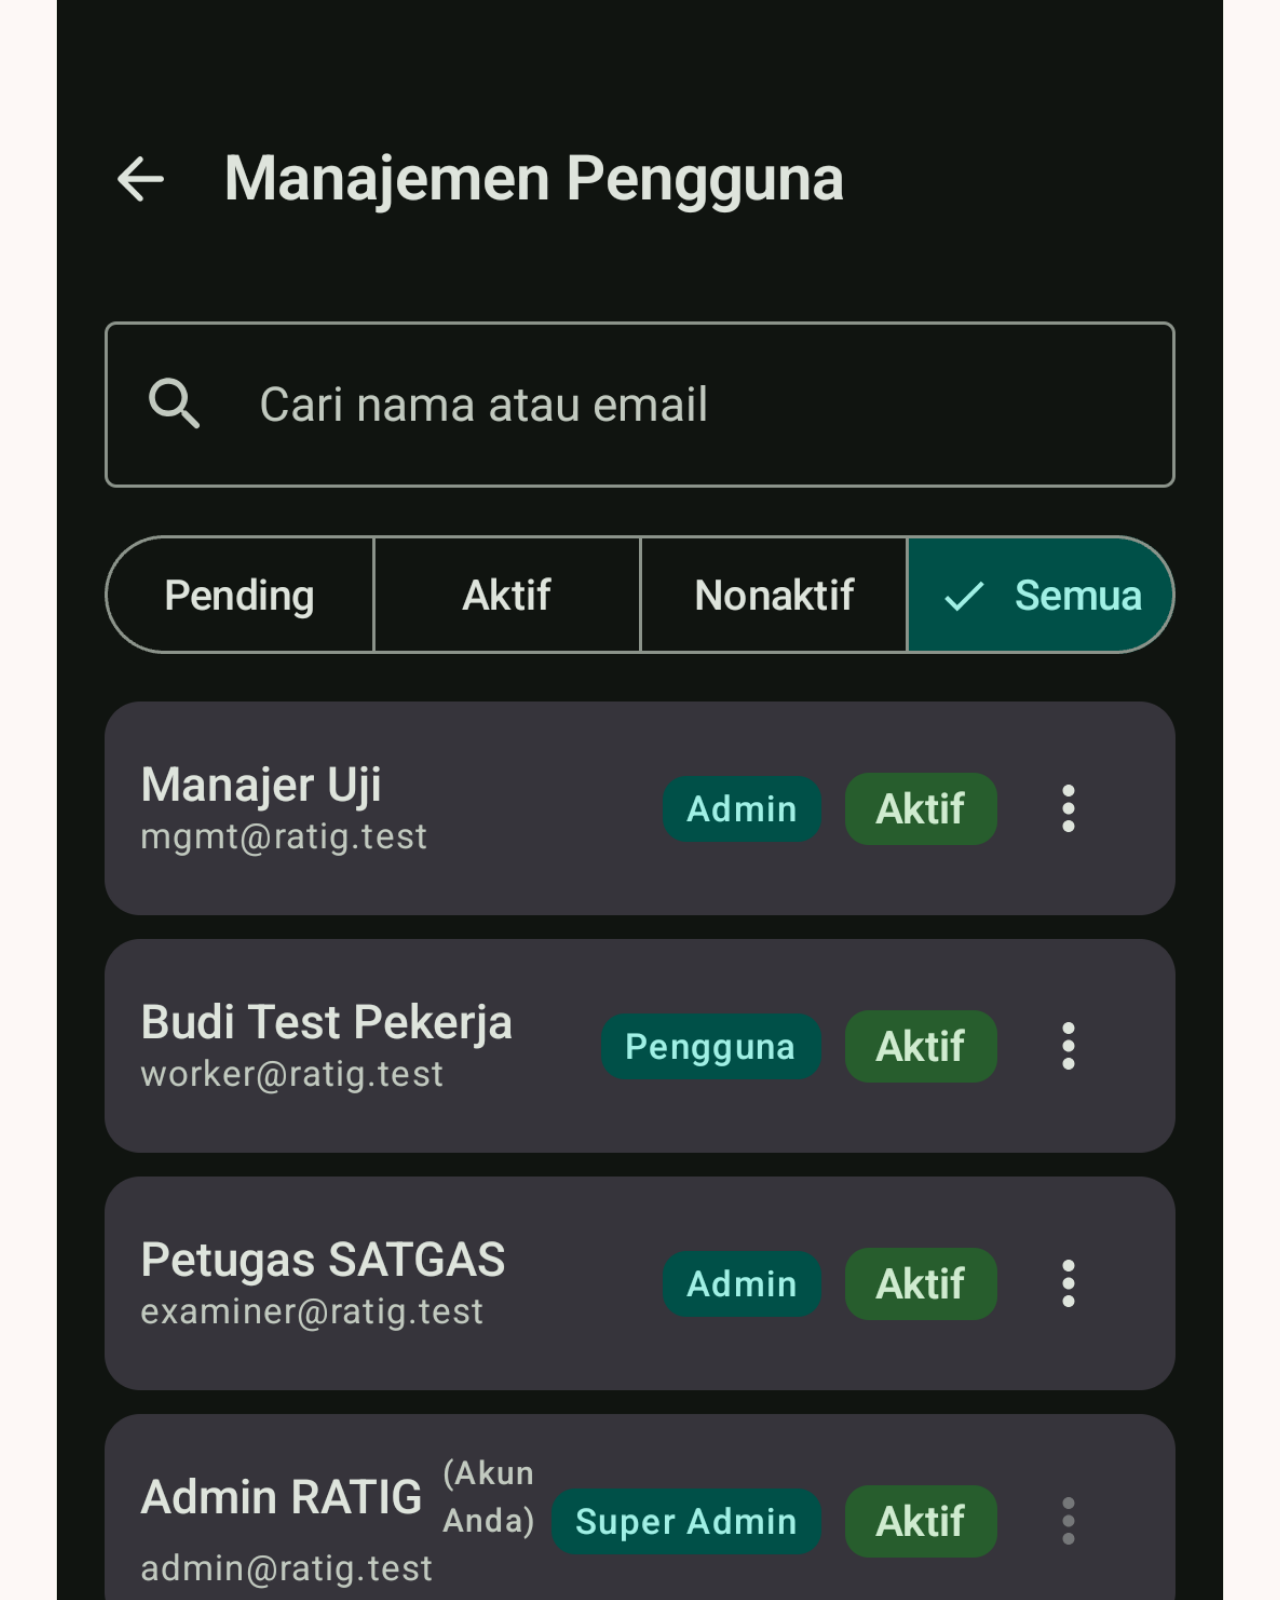
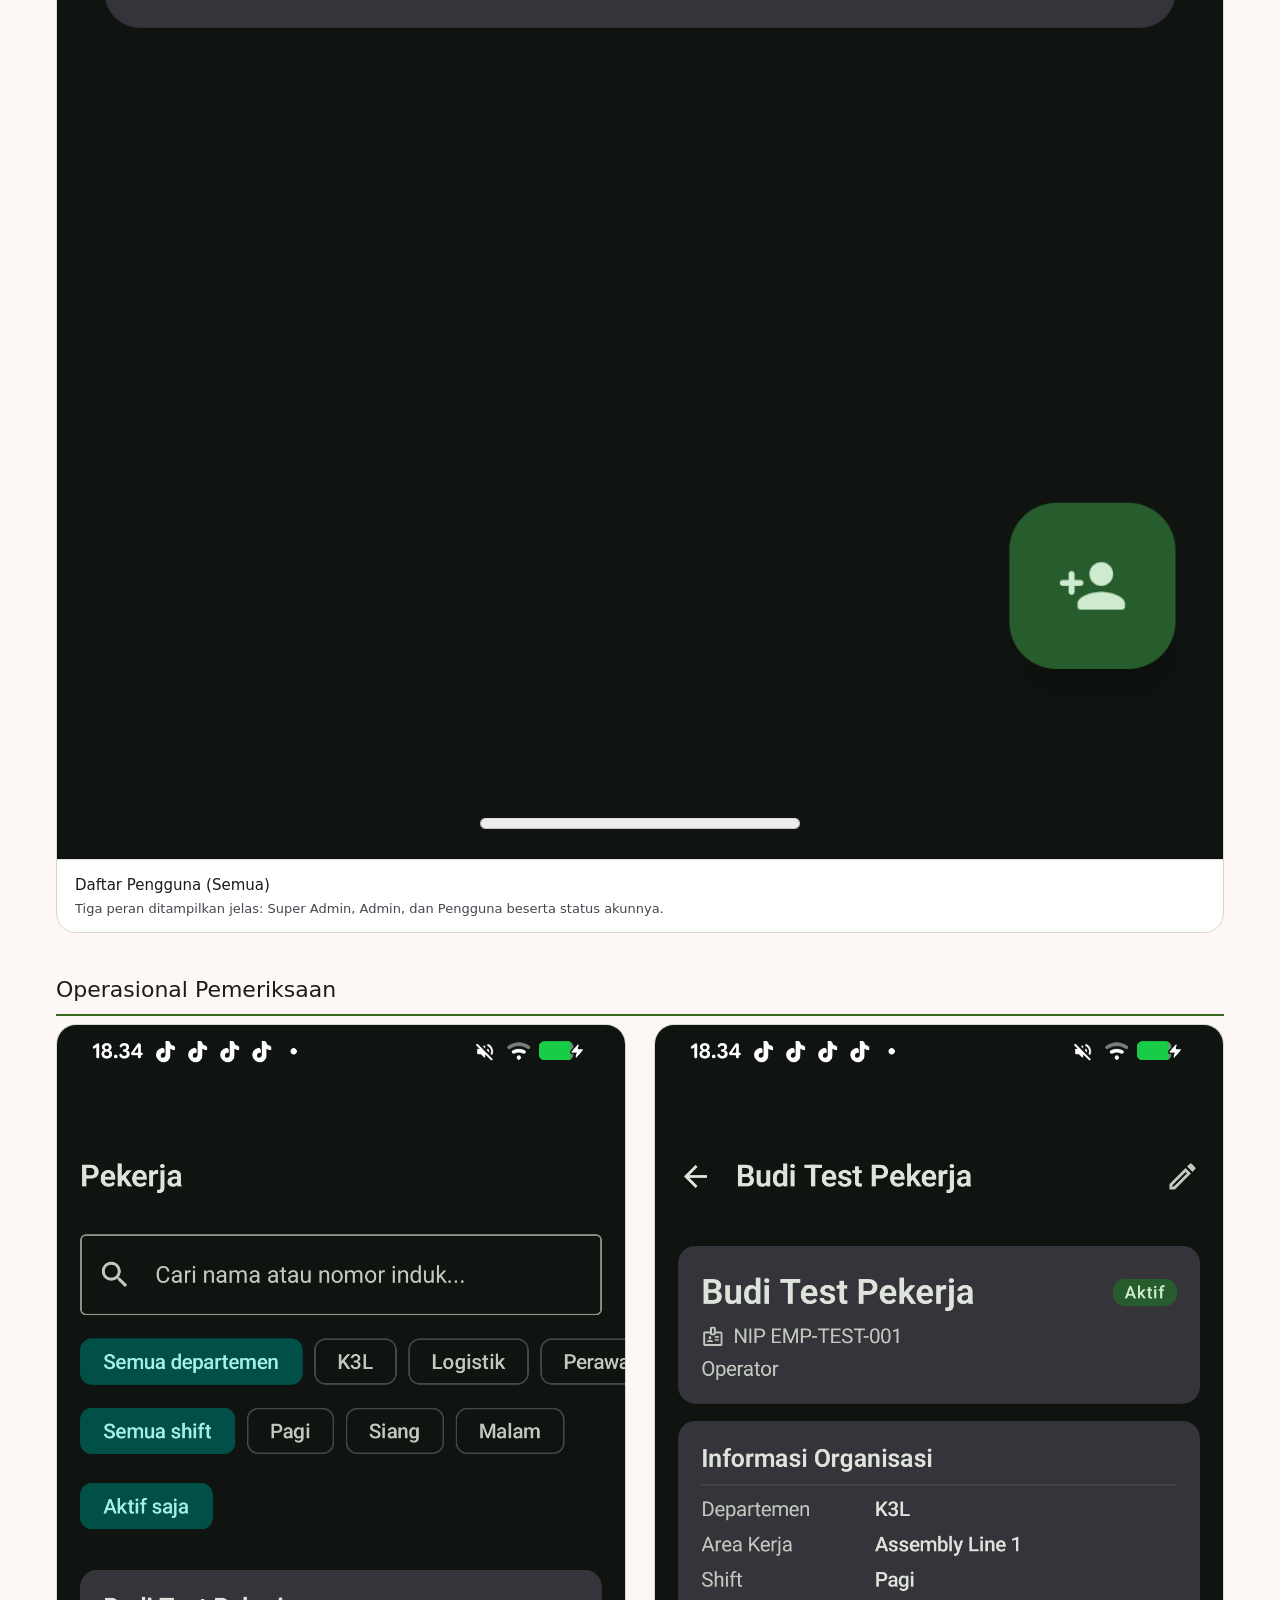
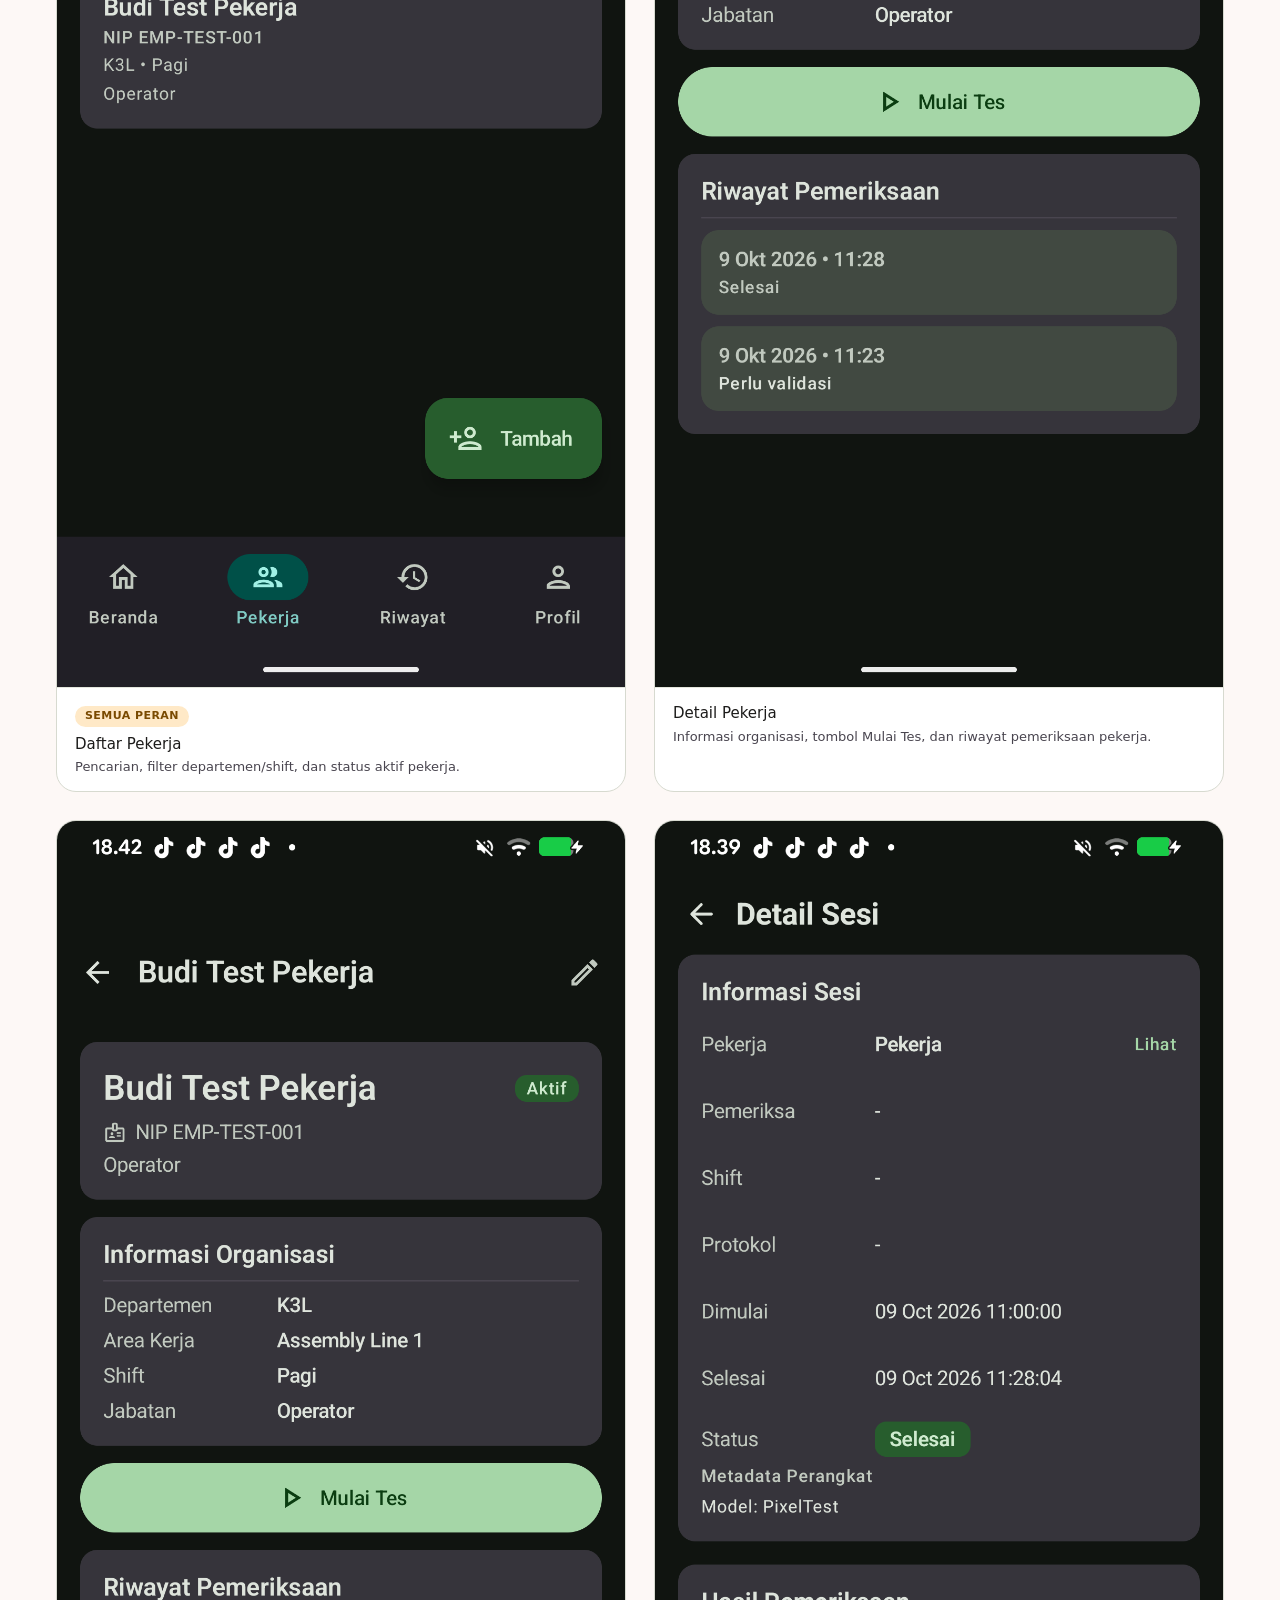
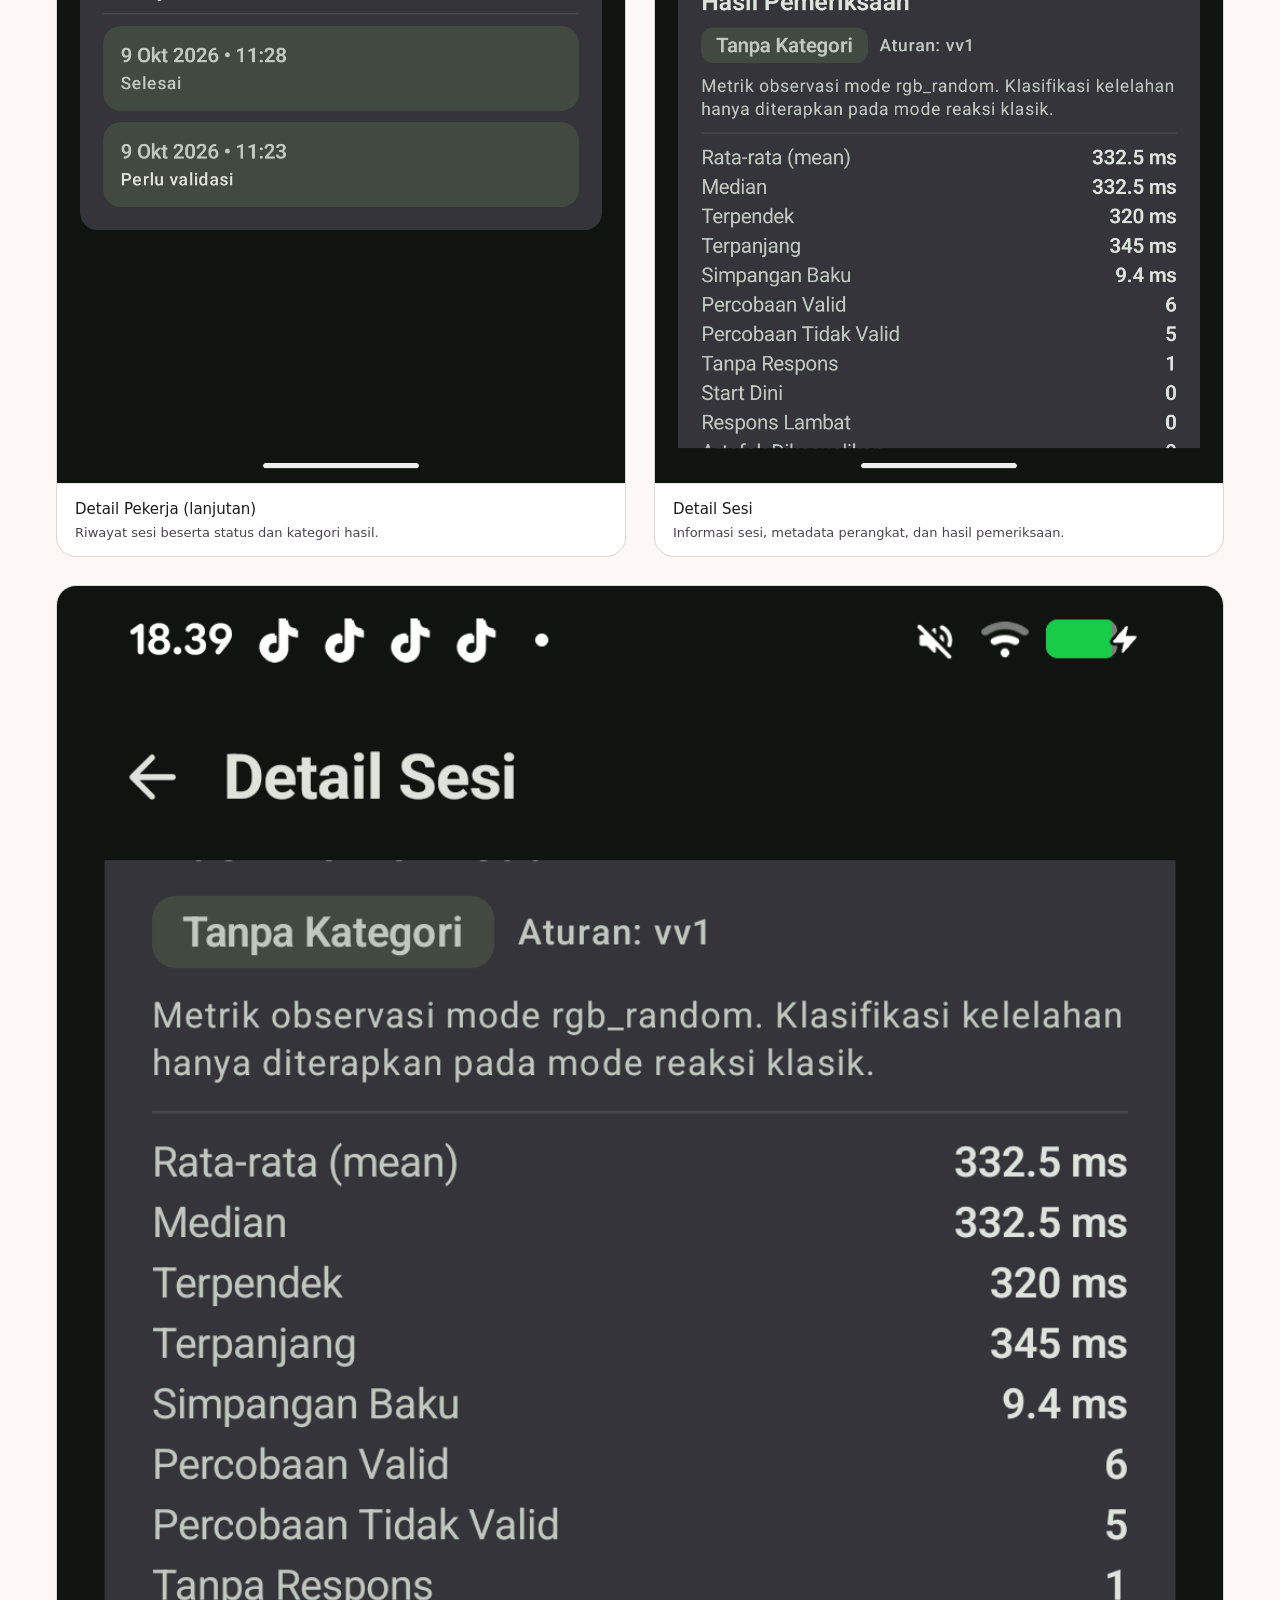
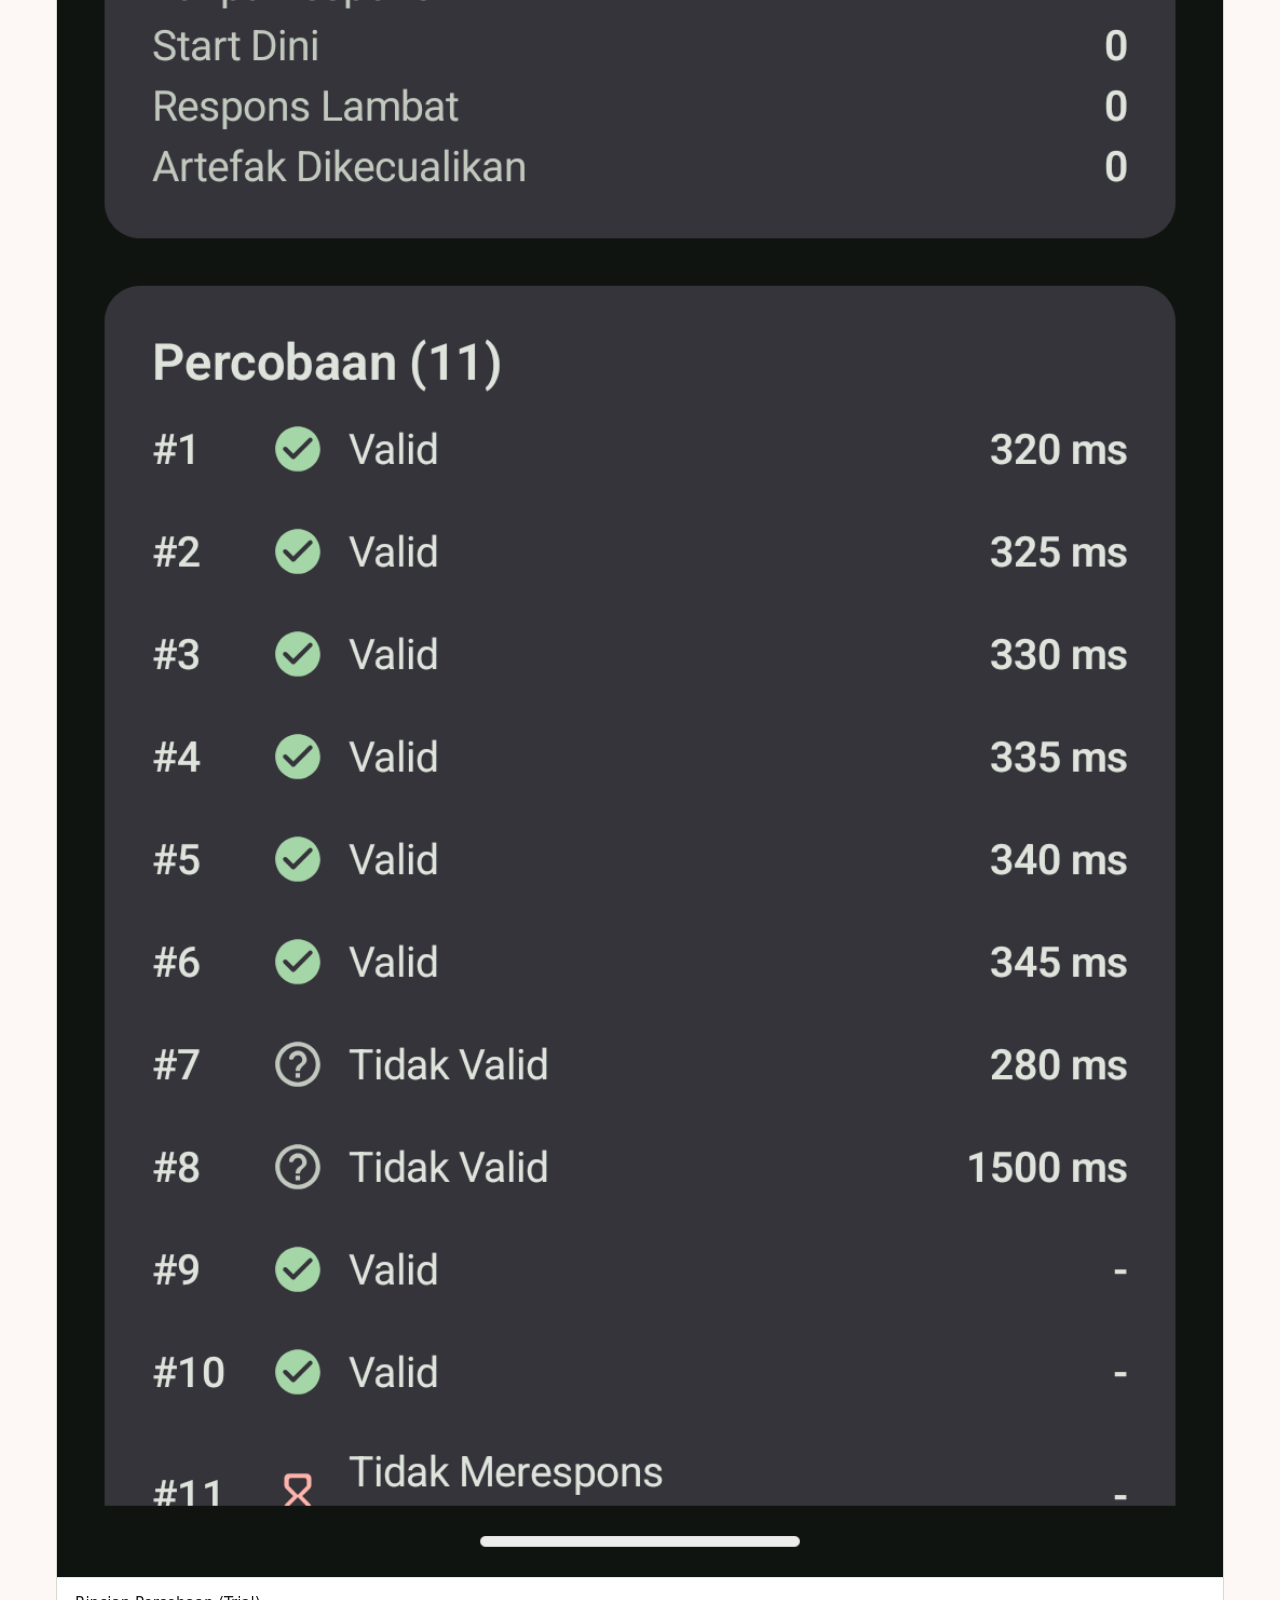
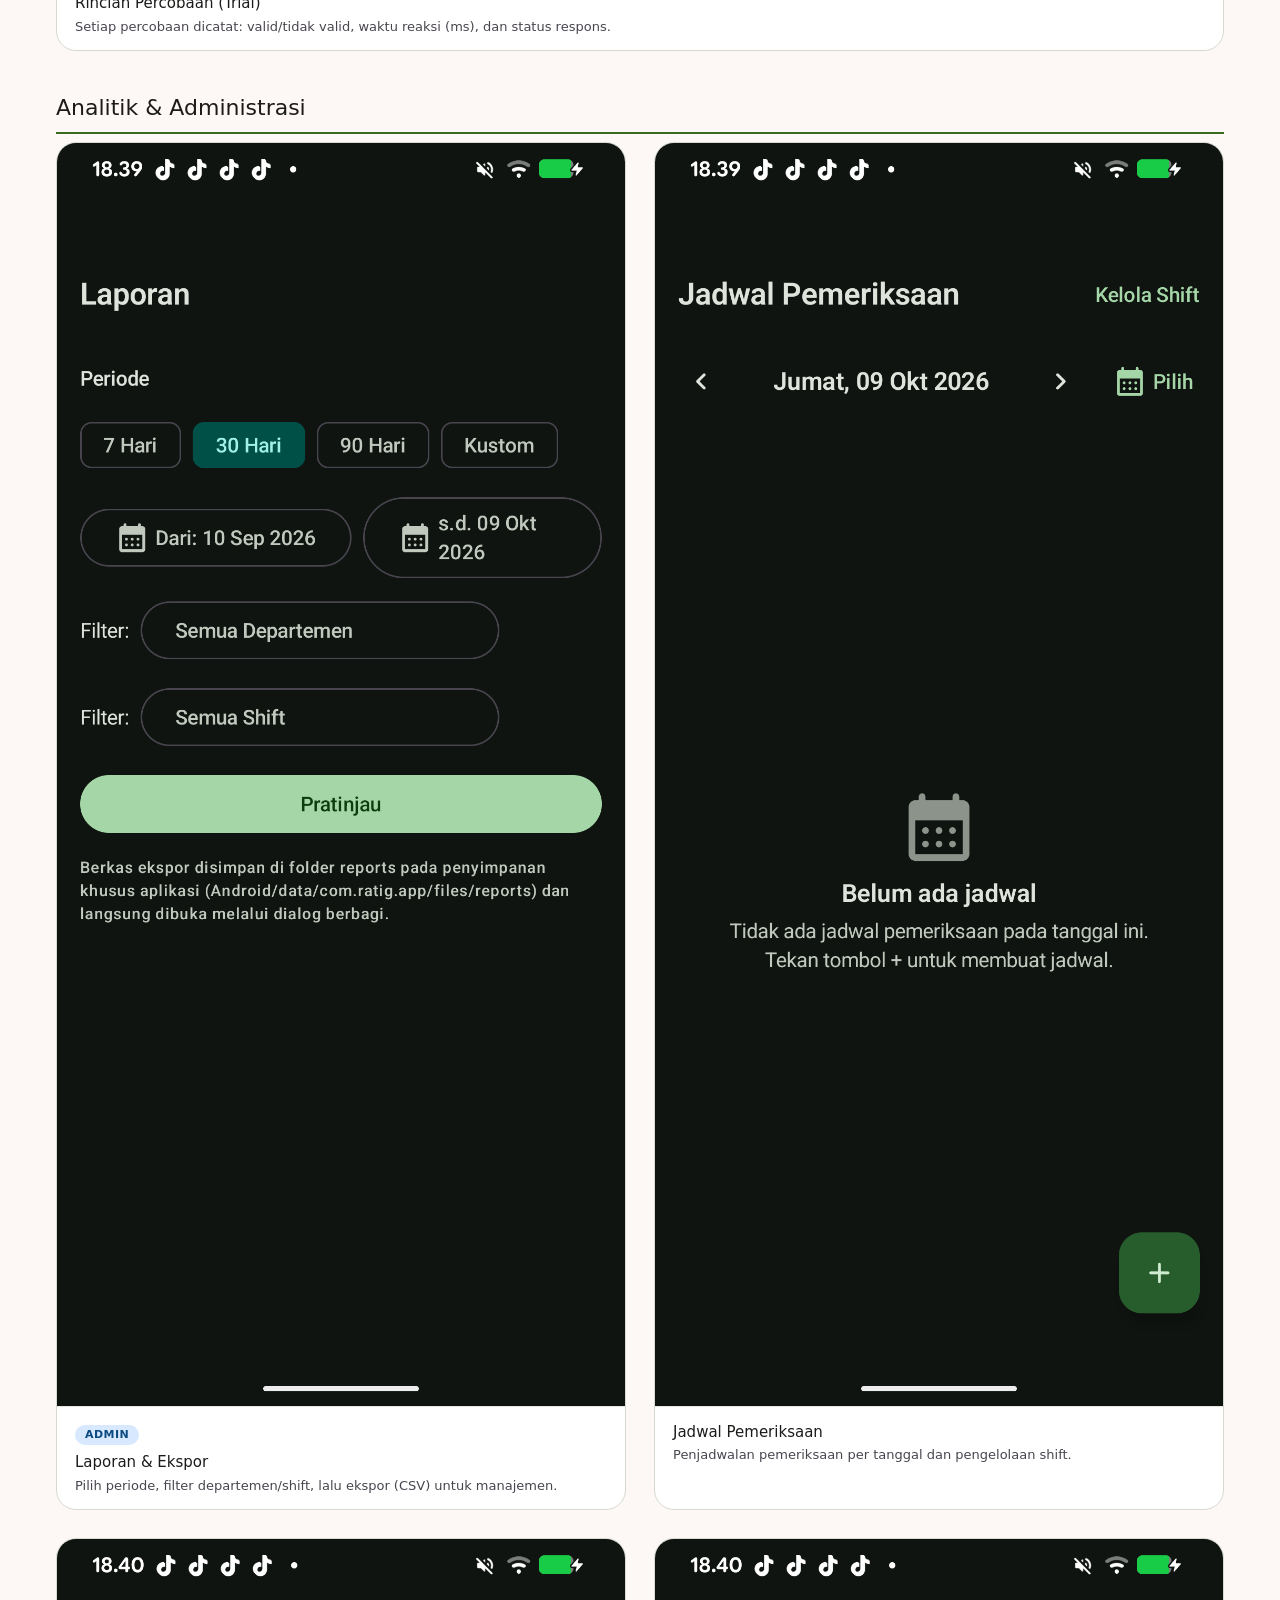
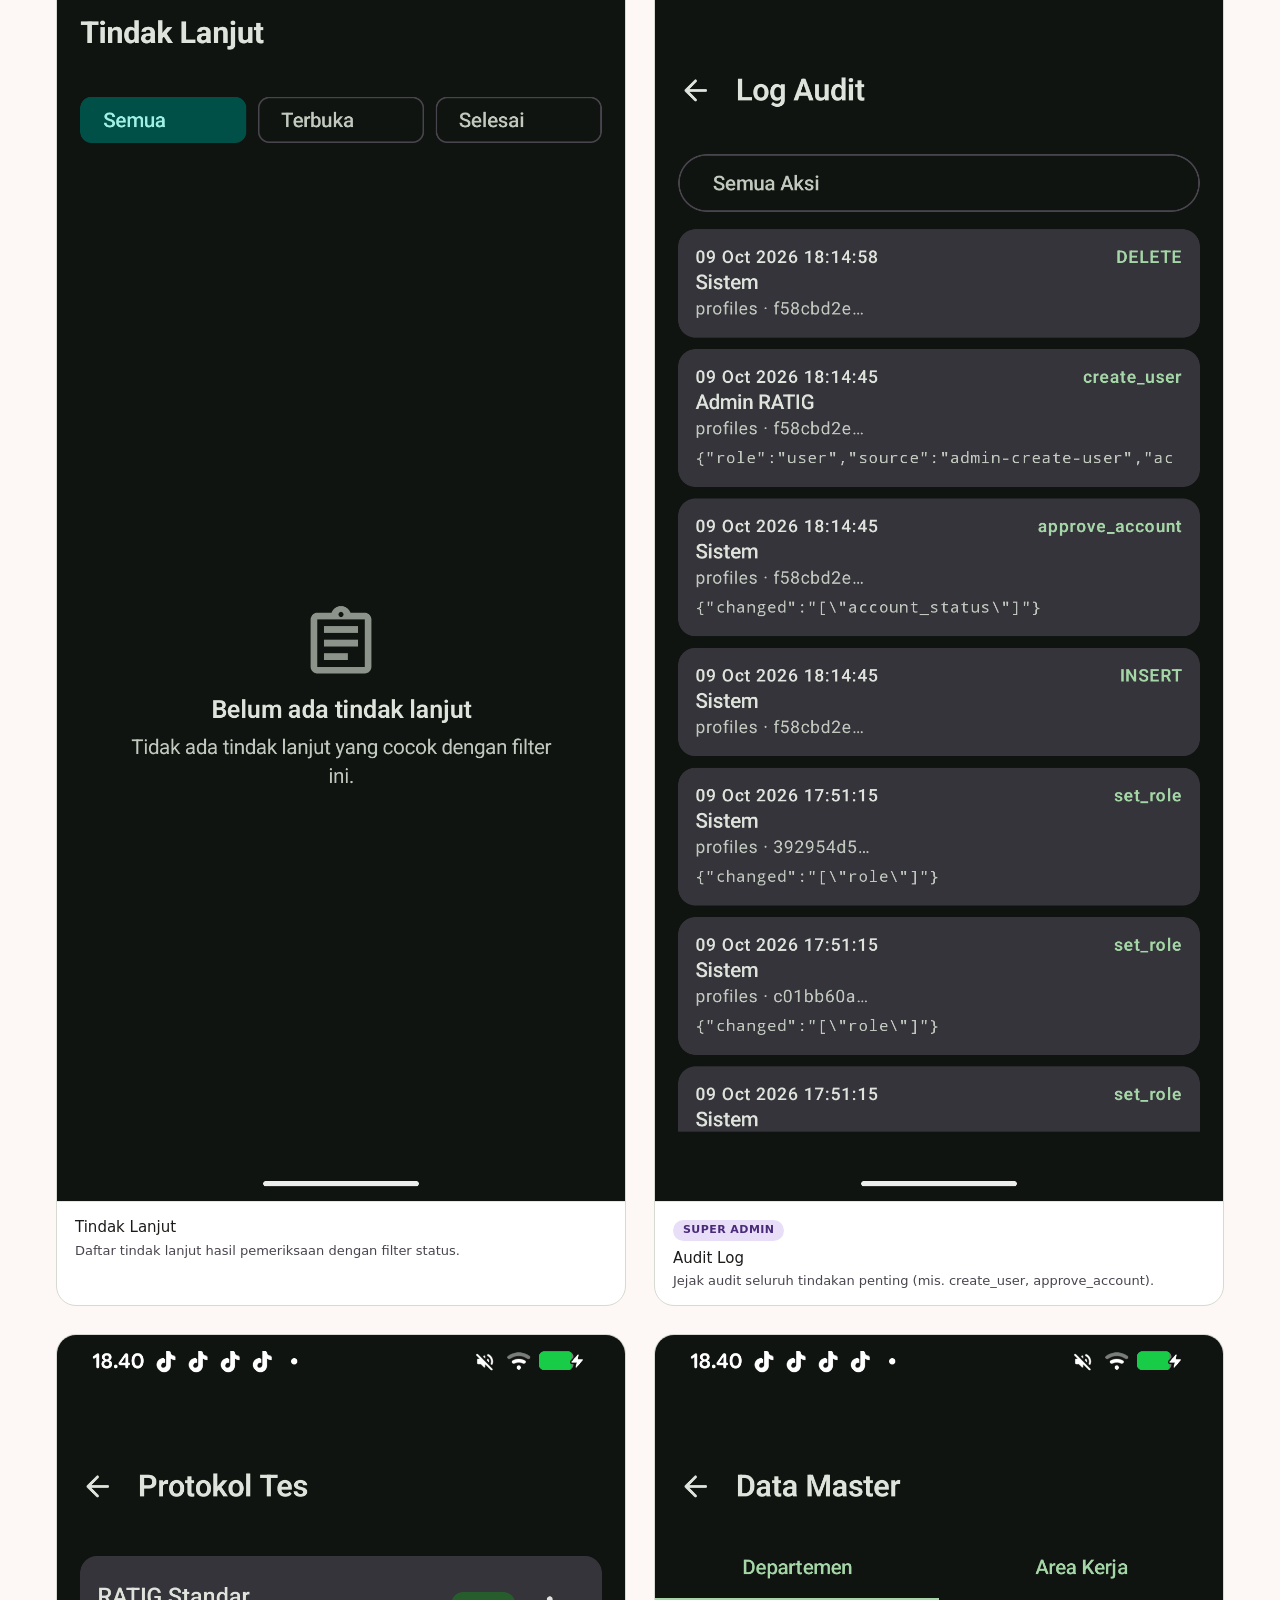
<file: docs/proposal/ui-gallery.html>
<!DOCTYPE html>
<html lang="id">
<head>
<meta charset="utf-8" />
<title>RATIG — Galeri Antarmuka (Material Design)</title>
<style>
  :root {
    --md-primary: #386a20;
    --md-primary-container: #b7f397;
    --md-on-primary-container: #042100;
    --md-surface: #fdf8f6;
    --md-surface-variant: #e2e3d9;
    --md-on-surface: #1c1b1a;
    --md-outline: #75796c;
    --md-error: #ba1a1a;
  }
  * { box-sizing: border-box; }
  body {
    margin: 0;
    font-family: "Roboto", "Segoe UI", system-ui, sans-serif;
    background: var(--md-surface);
    color: var(--md-on-surface);
    line-height: 1.5;
  }
  .page { padding: 48px 56px; }
  h1 { font-size: 34px; font-weight: 400; margin: 0 0 4px; letter-spacing: 0; }
  h2 {
    font-size: 22px; font-weight: 500; margin: 40px 0 8px;
    padding-bottom: 8px; border-bottom: 2px solid var(--md-primary);
  }
  .subtitle { color: #49454f; font-size: 15px; margin-bottom: 32px; }
  .cover {
    background: var(--md-primary-container);
    color: var(--md-on-primary-container);
    border-radius: 28px;
    padding: 56px 48px;
    margin-bottom: 40px;
  }
  .cover h1 { font-size: 46px; }
  .cover p { margin: 8px 0 0; font-size: 17px; }
  .badge {
    display: inline-block; background: var(--md-primary); color: #fff;
    border-radius: 999px; padding: 4px 14px; font-size: 13px; margin-top: 18px;
  }
  .grid { display: grid; grid-template-columns: 1fr 1fr; gap: 28px; }
  .shot {
    background: #fff;
    border: 1px solid #d7dad0;
    border-radius: 20px;
    overflow: hidden;
    break-inside: avoid;
    page-break-inside: avoid;
  }
  .shot.wide { grid-column: 1 / -1; }
  .shot img { width: 100%; display: block; }
  .shot .cap {
    padding: 14px 18px;
    border-top: 1px solid #e4e6dd;
  }
  .shot .cap .t { font-weight: 500; font-size: 15px; }
  .shot .cap .d { font-size: 13px; color: #49454f; margin-top: 2px; }
  .role {
    display: inline-block; font-size: 11px; font-weight: 600;
    padding: 2px 10px; border-radius: 999px; margin-bottom: 6px;
    text-transform: uppercase; letter-spacing: .04em;
  }
  .role.super { background: #e8def8; color: #4a2b7a; }
  .role.admin { background: #d7e8ff; color: #0b4a80; }
  .role.user  { background: #d9f2cf; color: #1f4d12; }
  .role.all   { background: #ffe9c7; color: #7a4a00; }
  footer { margin-top: 48px; font-size: 12px; color: #75796c; text-align: center; }
</style>
</head>
<body>
<div class="page">

  <div class="cover">
    <h1>RATIG</h1>
    <p>Galeri Antarmuka Aplikasi — Sistem Pemeriksaan Kelelahan Berbasis Waktu Reaksi</p>
    <p style="font-size:14px;opacity:.85">Android · Jetpack Compose · Material 3 · Offline-First</p>
    <span class="badge">Dokumentasi UI</span>
  </div>

  <h2>Alur Masuk</h2>
  <div class="grid">
    <div class="shot">
      <img src="ui/01_login.png" alt="Layar masuk" />
      <div class="cap">
        <div class="t">Layar Masuk</div>
        <div class="d">Masuk dengan akun Google. Pada build debug tersedia login email/kata sandi untuk pengujian.</div>
      </div>
    </div>
    <div class="shot">
      <img src="ui/07_tambah_pengguna_dialog.png" alt="Dialog tambah pengguna" />
      <div class="cap">
        <span class="role super">Super Admin</span>
        <div class="t">Tambah Pengguna</div>
        <div class="d">Super Admin/Admin menambah akun: nama, email, peran, status, dan opsi undangan email.</div>
      </div>
    </div>
  </div>

  <h2>Super Admin</h2>
  <div class="grid">
    <div class="shot">
      <img src="ui/02_dashboard_superadmin.png" alt="Dashboard super admin" />
      <div class="cap">
        <span class="role super">Super Admin</span>
        <div class="t">Dasbor Super Admin</div>
        <div class="d">Ringkasan pekerja aktif, total pengguna, sesi, dan hal yang perlu perhatian.</div>
      </div>
    </div>
    <div class="shot">
      <img src="ui/03_dashboard_superadmin_bawah.png" alt="Dashboard super admin bagian bawah" />
      <div class="cap">
        <div class="t">Dasbor (lanjutan)</div>
        <div class="d">Klasifikasi hasil, sesi per departemen, sesi per shift, dan tren harian.</div>
      </div>
    </div>
    <div class="shot">
      <img src="ui/04_profil_superadmin.png" alt="Profil super admin" />
      <div class="cap">
        <div class="t">Profil Super Admin</div>
        <div class="d">Menu lengkap: Pengguna, Audit Log, Protokol, Aturan Klasifikasi, Data Master.</div>
      </div>
    </div>
    <div class="shot">
      <img src="ui/05_manajemen_pengguna.png" alt="Manajemen pengguna" />
      <div class="cap">
        <div class="t">Manajemen Pengguna</div>
        <div class="d">Filter per status akun, pencarian, tombol (+) untuk menambah pengguna.</div>
      </div>
    </div>
    <div class="shot wide">
      <img src="ui/06_pengguna_semua.png" alt="Daftar pengguna" />
      <div class="cap">
        <div class="t">Daftar Pengguna (Semua)</div>
        <div class="d">Tiga peran ditampilkan jelas: Super Admin, Admin, dan Pengguna beserta status akunnya.</div>
      </div>
    </div>
  </div>

  <h2>Operasional Pemeriksaan</h2>
  <div class="grid">
    <div class="shot">
      <img src="ui/08_daftar_pekerja.png" alt="Daftar pekerja" />
      <div class="cap">
        <span class="role all">Semua Peran</span>
        <div class="t">Daftar Pekerja</div>
        <div class="d">Pencarian, filter departemen/shift, dan status aktif pekerja.</div>
      </div>
    </div>
    <div class="shot">
      <img src="ui/09_detail_pekerja.png" alt="Detail pekerja" />
      <div class="cap">
        <div class="t">Detail Pekerja</div>
        <div class="d">Informasi organisasi, tombol Mulai Tes, dan riwayat pemeriksaan pekerja.</div>
      </div>
    </div>
    <div class="shot">
      <img src="ui/10_detail_pekerja_bawah.png" alt="Detail pekerja bawah" />
      <div class="cap">
        <div class="t">Detail Pekerja (lanjutan)</div>
        <div class="d">Riwayat sesi beserta status dan kategori hasil.</div>
      </div>
    </div>
    <div class="shot">
      <img src="ui/11_detail_sesi.png" alt="Detail sesi" />
      <div class="cap">
        <div class="t">Detail Sesi</div>
        <div class="d">Informasi sesi, metadata perangkat, dan hasil pemeriksaan.</div>
      </div>
    </div>
    <div class="shot wide">
      <img src="ui/12_detail_sesi_trial.png" alt="Detail trial" />
      <div class="cap">
        <div class="t">Rincian Percobaan (Trial)</div>
        <div class="d">Setiap percobaan dicatat: valid/tidak valid, waktu reaksi (ms), dan status respons.</div>
      </div>
    </div>
  </div>

  <h2>Analitik & Administrasi</h2>
  <div class="grid">
    <div class="shot">
      <img src="ui/13_laporan.png" alt="Laporan" />
      <div class="cap">
        <span class="role admin">Admin</span>
        <div class="t">Laporan &amp; Ekspor</div>
        <div class="d">Pilih periode, filter departemen/shift, lalu ekspor (CSV) untuk manajemen.</div>
      </div>
    </div>
    <div class="shot">
      <img src="ui/14_jadwal.png" alt="Jadwal" />
      <div class="cap">
        <div class="t">Jadwal Pemeriksaan</div>
        <div class="d">Penjadwalan pemeriksaan per tanggal dan pengelolaan shift.</div>
      </div>
    </div>
    <div class="shot">
      <img src="ui/15_tindak_lanjut.png" alt="Tindak lanjut" />
      <div class="cap">
        <div class="t">Tindak Lanjut</div>
        <div class="d">Daftar tindak lanjut hasil pemeriksaan dengan filter status.</div>
      </div>
    </div>
    <div class="shot">
      <img src="ui/16_audit_log.png" alt="Audit log" />
      <div class="cap">
        <span class="role super">Super Admin</span>
        <div class="t">Audit Log</div>
        <div class="d">Jejak audit seluruh tindakan penting (mis. create_user, approve_account).</div>
      </div>
    </div>
    <div class="shot">
      <img src="ui/17_protokol.png" alt="Protokol" />
      <div class="cap">
        <span class="role super">Super Admin</span>
        <div class="t">Protokol Uji</div>
        <div class="d">Daftar protokol pemeriksaan beserta versi dan statusnya.</div>
      </div>
    </div>
    <div class="shot">
      <img src="ui/18_data_master.png" alt="Data master" />
      <div class="cap">
        <span class="role super">Super Admin</span>
        <div class="t">Data Master</div>
        <div class="d">Pengelolaan departemen, area kerja, dan shift.</div>
      </div>
    </div>
    <div class="shot wide">
      <img src="ui/19_aturan_klasifikasi.png" alt="Aturan klasifikasi" />
      <div class="cap">
        <span class="role super">Super Admin</span>
        <div class="t">Aturan Klasifikasi</div>
        <div class="d">Ambang batas kategori kelelahan yang dapat divalidasi perusahaan (versi terpisah).</div>
      </div>
    </div>
  </div>

  <h2>Pengalaman Pengguna (User)</h2>
  <div class="grid">
    <div class="shot">
      <img src="ui/20_dashboard_user.png" alt="Dashboard user" />
      <div class="cap">
        <span class="role user">Pengguna</span>
        <div class="t">Beranda Pengguna</div>
        <div class="d">Ringkasan sesi pribadi dan panduan langkah pemeriksaan.</div>
      </div>
    </div>
    <div class="shot">
      <img src="ui/21_profil_user.png" alt="Profil user" />
      <div class="cap">
        <span class="role user">Pengguna</span>
        <div class="t">Profil Pengguna</div>
        <div class="d">Menu lebih ringkas: hanya fungsi yang relevan untuk peran Pengguna.</div>
      </div>
    </div>
  </div>

  <footer>
    RATIG — Dokumen galeri antarmuka. Tangkapan layar dari perangkat Android uji (Material 3, tema dinamis).
  </footer>
</div>
</body>
</html>
</file>
<file: docs/assets/site.css>
:root {
  --ink: #123b2a;
  --ink-2: #1d513b;
  --muted: #5c665e;
  --paper: #f4f1e8;
  --card: #fffdf7;
  --line: #ddd6c5;
  --accent: #c9943a;
  --accent-soft: #f1e4c9;
  --success: #2e6b4d;
  --radius: 22px;
  --shadow: 0 18px 50px rgba(18, 59, 42, .09);
}

* { box-sizing: border-box; }
html { scroll-behavior: smooth; }
body {
  margin: 0;
  background: var(--paper);
  color: var(--ink);
  font-family: "Segoe UI", Arial, sans-serif;
  line-height: 1.55;
}
a { color: inherit; }
img { max-width: 100%; display: block; }
button, a { -webkit-tap-highlight-color: transparent; }

.skip-link {
  position: absolute;
  left: -9999px;
  top: 10px;
  background: var(--accent);
  color: var(--ink);
  padding: 10px 16px;
  border-radius: 999px;
  z-index: 100;
}
.skip-link:focus { left: 12px; }

.topbar {
  position: sticky;
  top: 0;
  z-index: 50;
  background: rgba(18, 59, 42, .97);
  color: #f4f1e8;
  backdrop-filter: blur(12px);
  border-bottom: 1px solid rgba(255, 255, 255, .09);
}
.topbar-inner {
  max-width: 1220px;
  margin: 0 auto;
  padding: 0 24px;
  height: 76px;
  display: flex;
  align-items: center;
  gap: 20px;
}
.brand {
  display: flex;
  align-items: center;
  gap: 11px;
  text-decoration: none;
  font-weight: 800;
  letter-spacing: .2px;
  flex: none;
}
.brand-mark {
  width: 38px;
  height: 38px;
  border-radius: 11px;
  display: grid;
  place-items: center;
  background: var(--paper);
  color: var(--ink);
  font-family: Georgia, serif;
  font-size: 25px;
  font-weight: 800;
}
.brand small {
  display: block;
  font-size: 11px;
  letter-spacing: 2.4px;
  color: #d8ae62;
  font-weight: 700;
  margin-top: 1px;
}
.nav {
  display: flex;
  align-items: center;
  gap: 4px;
  margin-left: auto;
}
.nav a {
  text-decoration: none;
  color: #e7e2d5;
  font-size: 14px;
  padding: 9px 12px;
  border-radius: 9px;
}
.nav a:hover, .nav a:focus-visible {
  background: rgba(255, 255, 255, .09);
  color: #fff;
}
.nav .repo-link {
  border: 1px solid rgba(255, 255, 255, .25);
  margin-left: 6px;
}
.menu-toggle {
  display: none;
  width: 44px;
  height: 44px;
  margin-left: auto;
  border: 1px solid rgba(255, 255, 255, .25);
  border-radius: 12px;
  background: transparent;
  color: #fff;
  cursor: pointer;
  padding: 11px;
}
.menu-toggle span {
  display: block;
  height: 2px;
  background: currentColor;
  border-radius: 2px;
  margin: 5px 0;
  transition: transform .2s ease, opacity .2s ease;
}
body.menu-open .menu-toggle span:nth-child(1) { transform: translateY(7px) rotate(45deg); }
body.menu-open .menu-toggle span:nth-child(2) { opacity: 0; }
body.menu-open .menu-toggle span:nth-child(3) { transform: translateY(-7px) rotate(-45deg); }

main { overflow: hidden; }
.wrap { max-width: 1220px; margin: 0 auto; padding: 0 24px; }

.hero {
  padding: 70px 0 54px;
  display: grid;
  grid-template-columns: minmax(0, 1.15fr) minmax(280px, .85fr);
  gap: 52px;
  align-items: center;
}
.kicker {
  font-size: 12px;
  letter-spacing: 3px;
  color: #a7741e;
  font-weight: 800;
  text-transform: uppercase;
}
.hero h1 {
  font-family: Georgia, "Times New Roman", serif;
  font-size: clamp(58px, 8vw, 118px);
  line-height: .83;
  letter-spacing: -4px;
  margin: 16px 0 10px;
}
.hero .subtitle {
  font-size: clamp(24px, 3vw, 38px);
  line-height: 1.1;
  font-weight: 650;
}
.hero .lede {
  font-size: 18px;
  color: var(--muted);
  max-width: 640px;
  margin: 20px 0 0;
}
.chips { display: flex; gap: 8px; flex-wrap: wrap; margin-top: 22px; }
.chip {
  font-size: 12px;
  font-weight: 700;
  padding: 7px 12px;
  border: 1px solid #cfc6b2;
  border-radius: 999px;
  color: #405147;
  background: rgba(255, 253, 247, .65);
}
.actions { display: flex; gap: 12px; flex-wrap: wrap; margin-top: 28px; }
.btn {
  display: inline-flex;
  align-items: center;
  justify-content: center;
  min-height: 48px;
  padding: 0 20px;
  border-radius: 12px;
  text-decoration: none;
  font-weight: 700;
  font-size: 15px;
  border: 1px solid transparent;
}
.btn-primary { background: var(--ink); color: #f7f3e8; }
.btn-primary:hover { background: var(--ink-2); }
.btn-secondary { border-color: #cfc6b2; color: var(--ink); background: var(--card); }
.btn-secondary:hover { border-color: var(--accent); }
.hero-visual { display: flex; justify-content: center; position: relative; }
.hero-visual:before {
  content: "";
  position: absolute;
  width: 430px;
  height: 430px;
  border-radius: 50%;
  background: #e8ebe1;
  top: 42px;
}
.phone {
  position: relative;
  width: min(300px, 72vw);
  border-radius: 34px;
  padding: 10px;
  background: #08120d;
  box-shadow: var(--shadow);
  transform: rotate(1.5deg);
}
.phone img { border-radius: 26px; }

.stats {
  display: grid;
  grid-template-columns: repeat(4, 1fr);
  gap: 14px;
  padding: 6px 0 46px;
}
.stat {
  background: var(--card);
  border: 1px solid var(--line);
  border-radius: 16px;
  padding: 17px 18px;
}
.stat b {
  display: block;
  font-family: Georgia, serif;
  font-size: 34px;
  line-height: 1;
}
.stat span { font-size: 12px; color: var(--muted); }

.section { padding: 46px 0; border-top: 1px solid var(--line); }
.section-head { display: flex; justify-content: space-between; gap: 24px; align-items: end; margin-bottom: 24px; }
.section h2 {
  font-size: clamp(27px, 4vw, 42px);
  line-height: 1.05;
  margin: 6px 0 0;
  letter-spacing: -.8px;
}
.section .note { font-size: 13px; color: var(--muted); max-width: 430px; }
.grid { display: grid; gap: 16px; }
.grid-3 { grid-template-columns: repeat(3, 1fr); }
.grid-2 { grid-template-columns: repeat(2, 1fr); }
.card {
  background: var(--card);
  border: 1px solid var(--line);
  border-radius: var(--radius);
  padding: 24px;
}
.card h3 { margin: 0 0 8px; font-size: 19px; }
.card p { margin: 0; color: var(--muted); font-size: 14px; }
.card .tag {
  display: inline-block;
  font-size: 10px;
  letter-spacing: 2px;
  font-weight: 800;
  color: #a7741e;
  text-transform: uppercase;
  margin-bottom: 10px;
}

.demo-grid { display: grid; grid-template-columns: minmax(0, 1.45fr) minmax(260px, .55fr); gap: 22px; align-items: start; }
.video-card { padding: 12px; background: var(--ink); border-radius: var(--radius); box-shadow: var(--shadow); }
.video-card video { width: 100%; border-radius: 16px; display: block; background: #08120d; }
.video-meta { padding: 14px 8px 5px; color: #e8e2d4; font-size: 13px; display: flex; justify-content: space-between; gap: 12px; }
.video-meta a { color: #d8ae62; font-weight: 700; text-decoration: none; }

.poster-grid { display: grid; grid-template-columns: minmax(260px, .72fr) minmax(0, 1.28fr); gap: 30px; align-items: center; }
.poster-frame { background: #fff; border: 1px solid var(--line); padding: 10px; border-radius: 14px; box-shadow: var(--shadow); }
.poster-frame img { border-radius: 7px; }
.btn-row { display: flex; gap: 10px; flex-wrap: wrap; margin-top: 20px; }

.doc-card { display: flex; flex-direction: column; min-height: 190px; }
.doc-card .actions { margin-top: auto; padding-top: 18px; }
.doc-card .btn { min-height: 42px; font-size: 13px; padding: 0 14px; }
.small { font-size: 12px; color: var(--muted); }

.table-wrap { overflow-x: auto; border: 1px solid var(--line); border-radius: 16px; background: var(--card); }
table { width: 100%; border-collapse: collapse; font-size: 14px; }
th, td { padding: 13px 16px; text-align: left; border-bottom: 1px solid var(--line); }
th { background: var(--ink); color: #fff; font-size: 12px; letter-spacing: .6px; }
tr:last-child td { border-bottom: 0; }
td strong { color: var(--ink); }

.architecture { display: grid; grid-template-columns: repeat(4, 1fr); gap: 10px; }
.arch-box { border-radius: 14px; padding: 18px; background: var(--ink); color: #f4f1e8; }
.arch-box:nth-child(2) { background: var(--success); }
.arch-box:nth-child(3) { background: #3a7c5c; }
.arch-box:nth-child(4) { background: var(--accent); color: var(--ink); }
.arch-box b { display: block; font-size: 15px; }
.arch-box span { font-size: 12px; opacity: .85; }

.footer {
  background: var(--ink);
  color: #ded9ca;
  margin-top: 54px;
  padding: 38px 0;
}
.footer-inner { max-width: 1220px; margin: 0 auto; padding: 0 24px; display: flex; justify-content: space-between; gap: 28px; align-items: flex-start; }
.footer b { color: #fff; }
.footer a { color: #d8ae62; text-decoration: none; }
.footer .small { color: #b9b3a3; max-width: 660px; }
.footer .qr { display: flex; align-items: center; gap: 12px; }
.footer .qr img { width: 70px; height: 70px; border-radius: 5px; }

@media (max-width: 900px) {
  .topbar-inner { height: 68px; padding: 0 16px; }
  .menu-toggle { display: block; }
  .nav {
    position: absolute;
    top: 68px;
    left: 0;
    right: 0;
    margin: 0;
    display: none;
    flex-direction: column;
    align-items: stretch;
    gap: 2px;
    padding: 10px 16px 16px;
    background: var(--ink);
    border-top: 1px solid rgba(255, 255, 255, .12);
    box-shadow: 0 18px 30px rgba(0, 0, 0, .18);
  }
  body.menu-open .nav { display: flex; }
  .nav a { padding: 13px 14px; font-size: 15px; }
  .nav .repo-link { margin-left: 0; }
  .hero { grid-template-columns: 1fr; gap: 30px; padding: 46px 0 38px; }
  .hero-visual { order: -1; }
  .phone { width: min(230px, 62vw); }
  .hero h1 { font-size: clamp(56px, 16vw, 82px); }
  .stats { grid-template-columns: 1fr 1fr; }
  .grid-3, .grid-2, .demo-grid, .poster-grid, .architecture { grid-template-columns: 1fr; }
  .section { padding: 36px 0; }
  .section-head { display: block; }
  .section .note { margin-top: 10px; }
  .footer-inner { flex-direction: column; }
}

@media (max-width: 520px) {
  .wrap { padding: 0 16px; }
  .stats { gap: 10px; }
  .stat { padding: 14px; }
  .stat b { font-size: 28px; }
  .hero .lede { font-size: 16px; }
  .btn { width: 100%; }
  .actions { flex-direction: column; }
}

@media (prefers-reduced-motion: reduce) {
  html { scroll-behavior: auto; }
  *, *:before, *:after { transition-duration: .01ms !important; }
}
</file>
<file: docs/manual/manual.css>
@page {
  size: A4;
  margin: 20mm 18mm 22mm;
}

#title-block-header {
  display: none;
}

html, body {
  background: #ffffff;
}

body {
  max-width: 174mm;
  margin: 0 auto;
  color: #26372d;
  font-family: "Segoe UI", Arial, sans-serif;
  font-size: 10.4pt;
  line-height: 1.55;
}

h1, h2, h3, h4 {
  color: #123b2a;
  font-family: "Segoe UI", Arial, sans-serif;
  line-height: 1.16;
}

h1 {
  font-family: Georgia, "Times New Roman", serif;
  font-size: 25pt;
  margin: 0 0 6mm;
  padding-bottom: 3mm;
  border-bottom: 2pt solid #c9943a;
  page-break-before: always;
  page-break-after: avoid;
}

h1:first-of-type {
  page-break-before: avoid;
  font-size: 42pt;
  line-height: 1.02;
  border-bottom: none;
  margin: 38mm 0 6mm;
}

h1:first-of-type + p {
  font-size: 15pt;
  line-height: 1.45;
  color: #123b2a;
  border-left: 4pt solid #c9943a;
  padding-left: 5mm;
  margin-bottom: 10mm;
}

h2 {
  font-size: 15pt;
  margin: 8mm 0 3mm;
  page-break-after: avoid;
}

h3 {
  font-size: 12pt;
  margin: 6mm 0 2mm;
  page-break-after: avoid;
}

p { margin: 0 0 3mm; }

strong { color: #123b2a; }

blockquote {
  margin: 5mm 0;
  padding: 4mm 5mm;
  background: #eef2ec;
  border-left: 3pt solid #123b2a;
  color: #3d4c42;
  page-break-inside: avoid;
}

blockquote p { margin: 0; }

ul, ol { margin: 0 0 4mm 5mm; padding-left: 5mm; }
li { margin: 1.2mm 0; }

table {
  width: 100%;
  border-collapse: collapse;
  margin: 4mm 0 6mm;
  font-size: 9pt;
  page-break-inside: avoid;
}

th {
  background: #123b2a;
  color: #fff;
  text-align: left;
  padding: 2.2mm 2.5mm;
}

td {
  border-bottom: 0.5pt solid #ddd6c5;
  padding: 2.2mm 2.5mm;
  vertical-align: top;
}

tr:nth-child(even) td { background: #faf8f2; }

img {
  display: block;
  width: 64mm;
  max-height: 142mm;
  object-fit: contain;
  margin: 4mm auto 2mm;
  border: 1px solid #ddd6c5;
  border-radius: 2mm;
  page-break-inside: avoid;
}

img + p, p:has(> strong:first-child) { page-break-before: avoid; }

code {
  font-family: Consolas, monospace;
  font-size: 8.8pt;
  background: #f1eee4;
  padding: 0.3mm 1mm;
}

pre {
  background: #123b2a;
  color: #f4f1e8;
  padding: 4mm 5mm;
  border-radius: 2mm;
  font-size: 8.4pt;
  page-break-inside: avoid;
}

pre code { background: transparent; color: inherit; padding: 0; }

hr {
  border: none;
  border-top: 0.7pt solid #ddd6c5;
  margin: 6mm 0;
}

a { color: #123b2a; text-decoration: none; }

.page-break { page-break-after: always; }

p, li, td { orphans: 3; widows: 3; }
</file>
